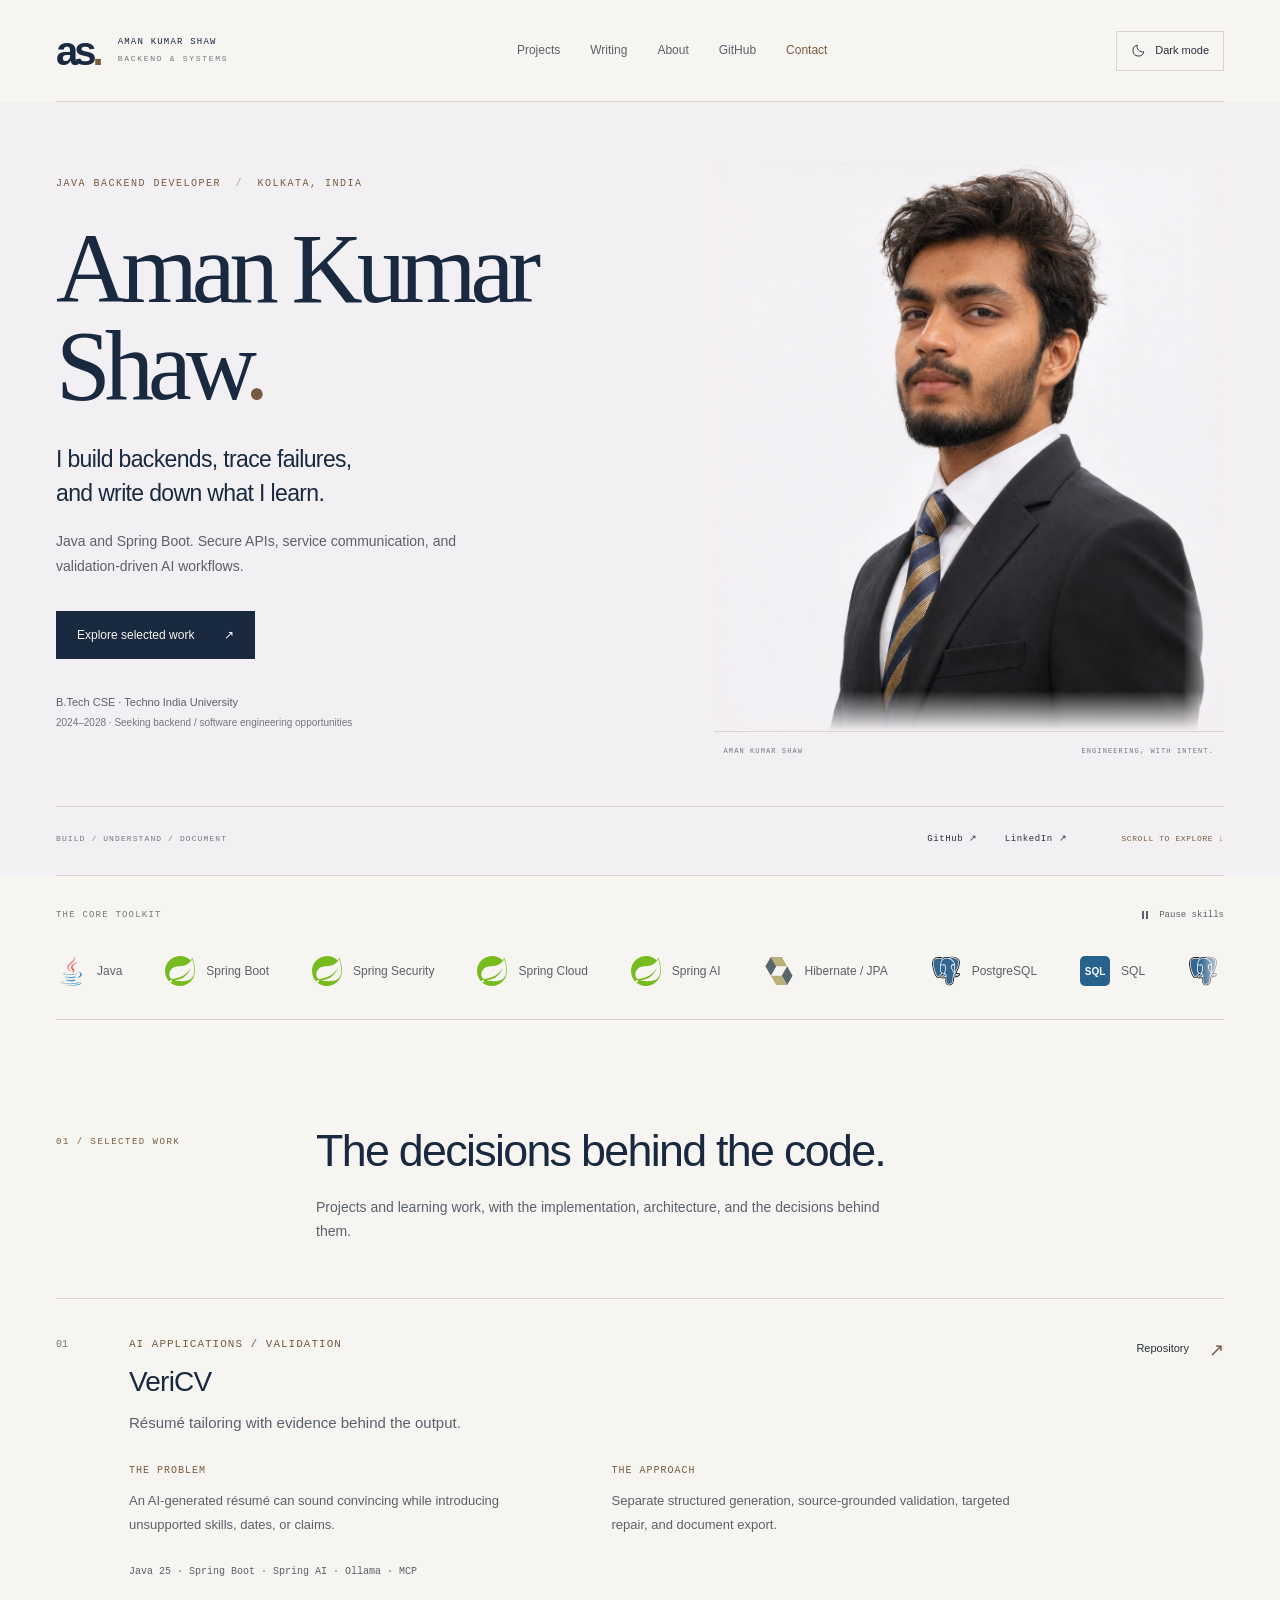
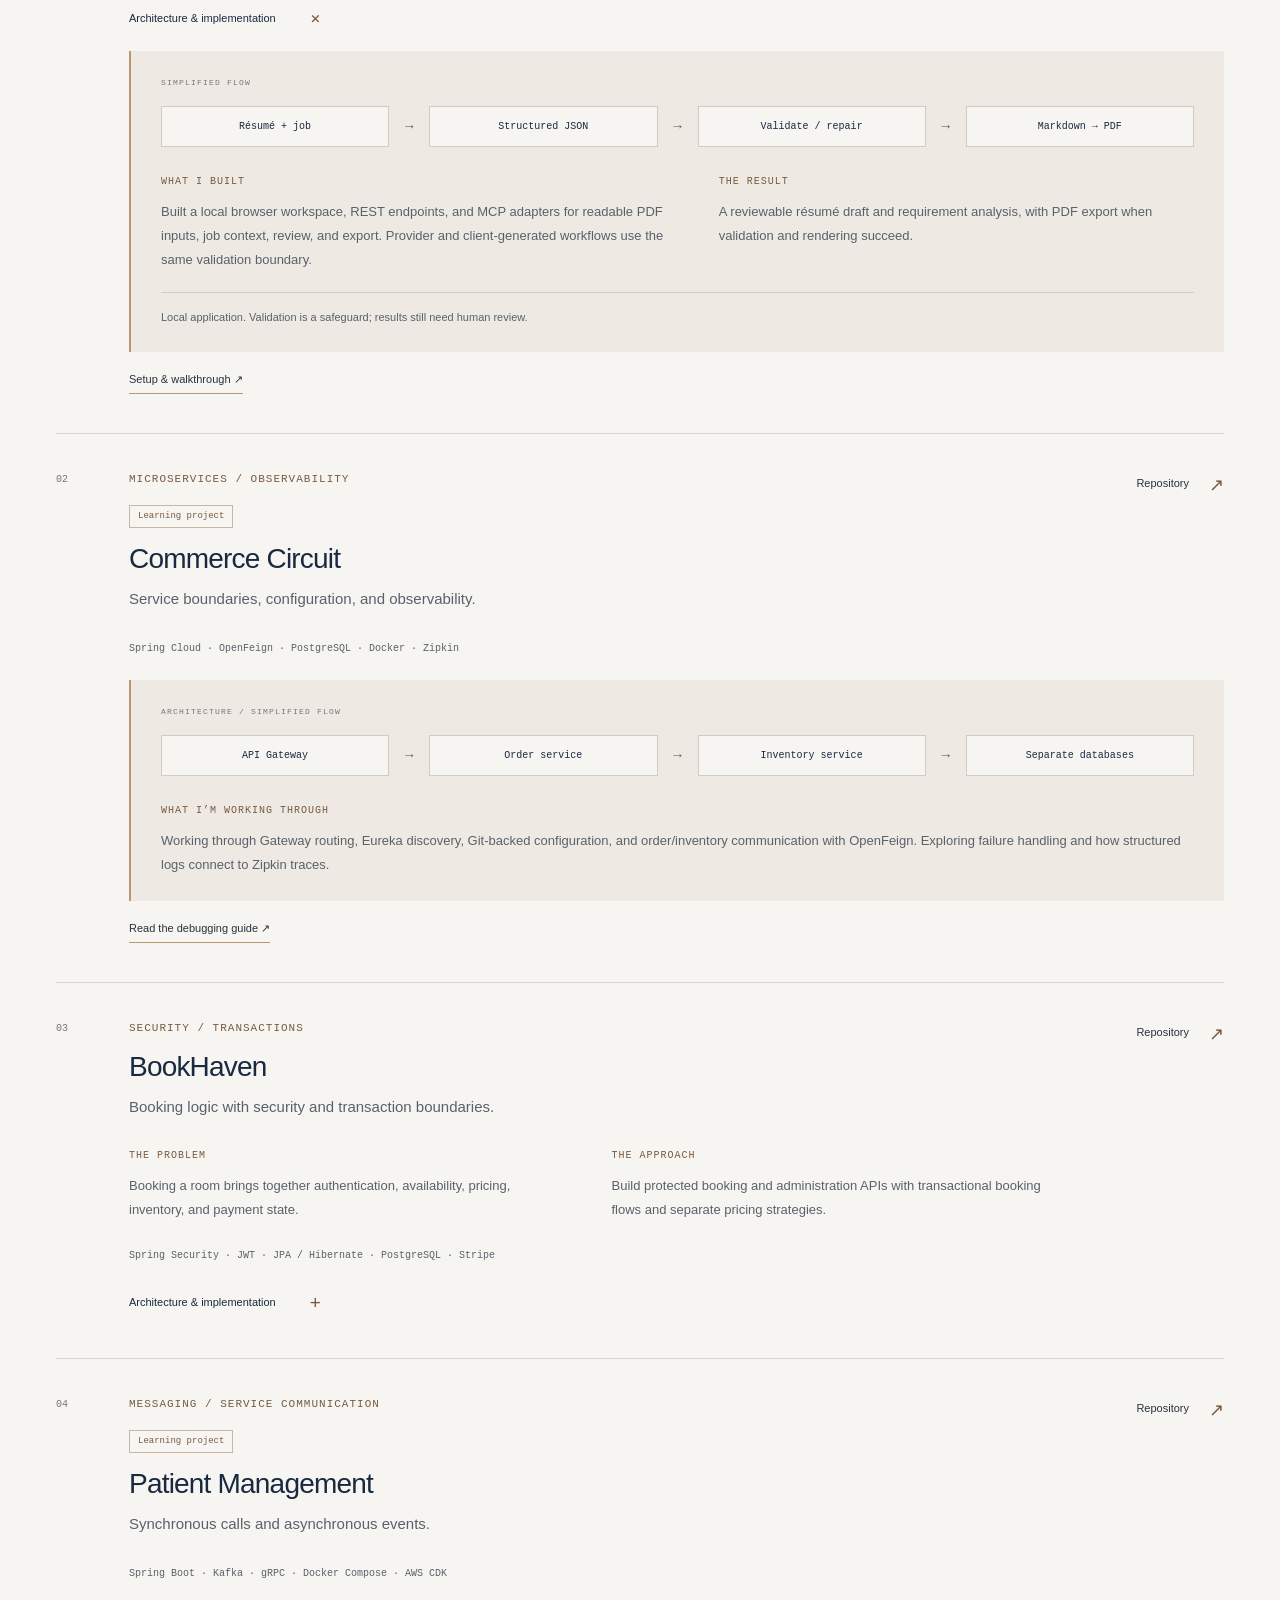
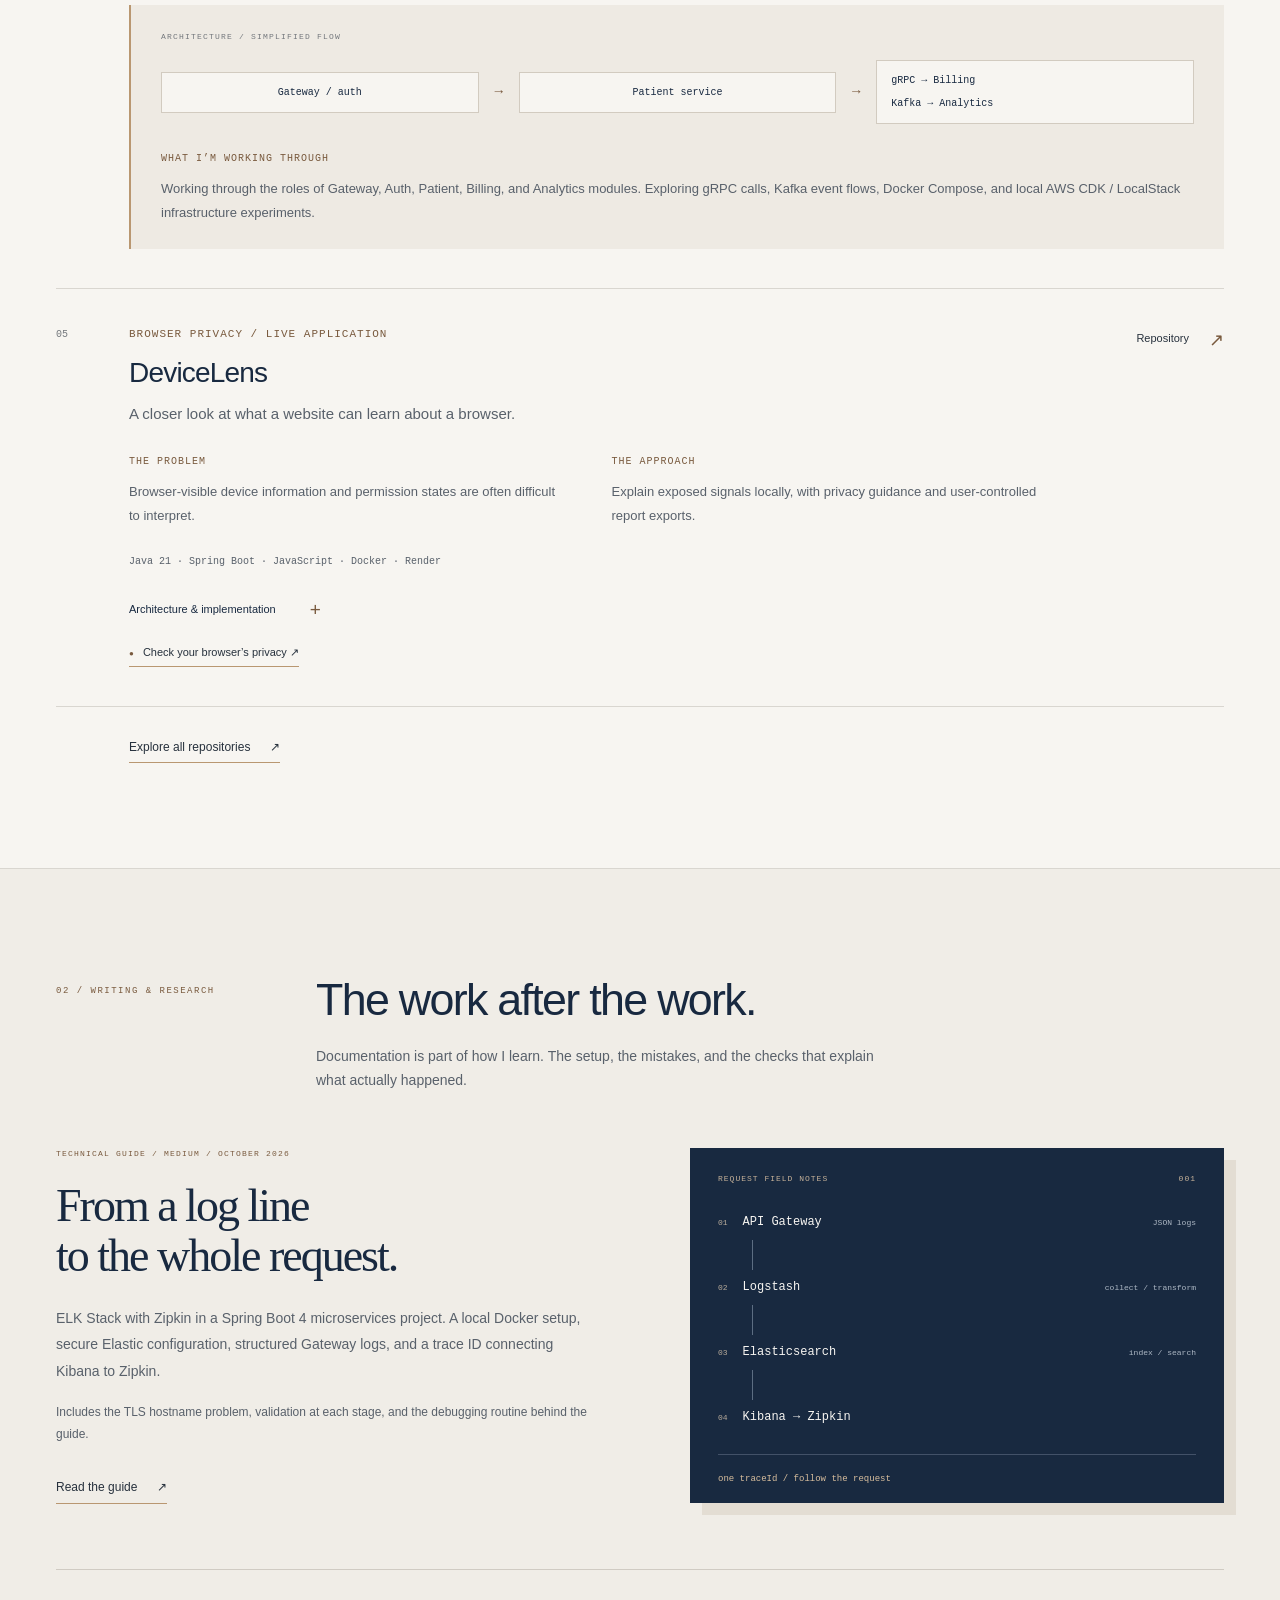
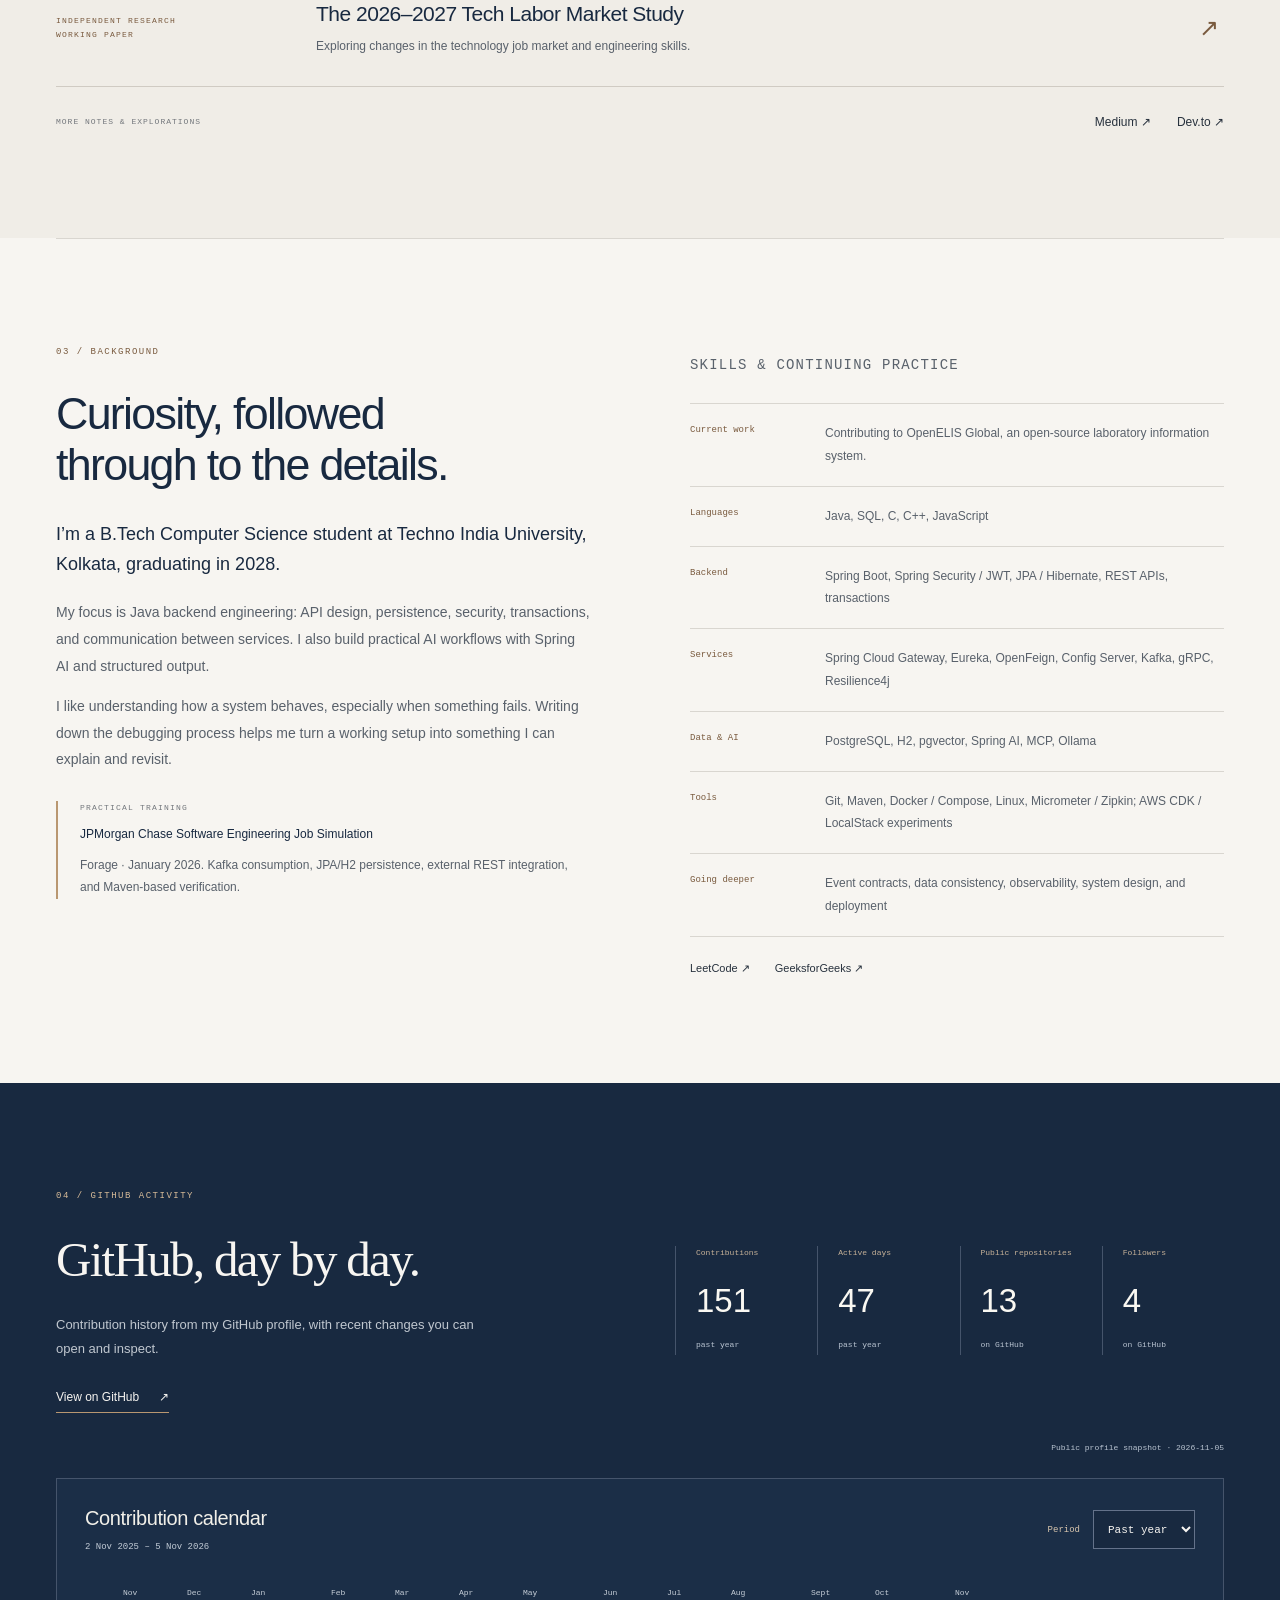
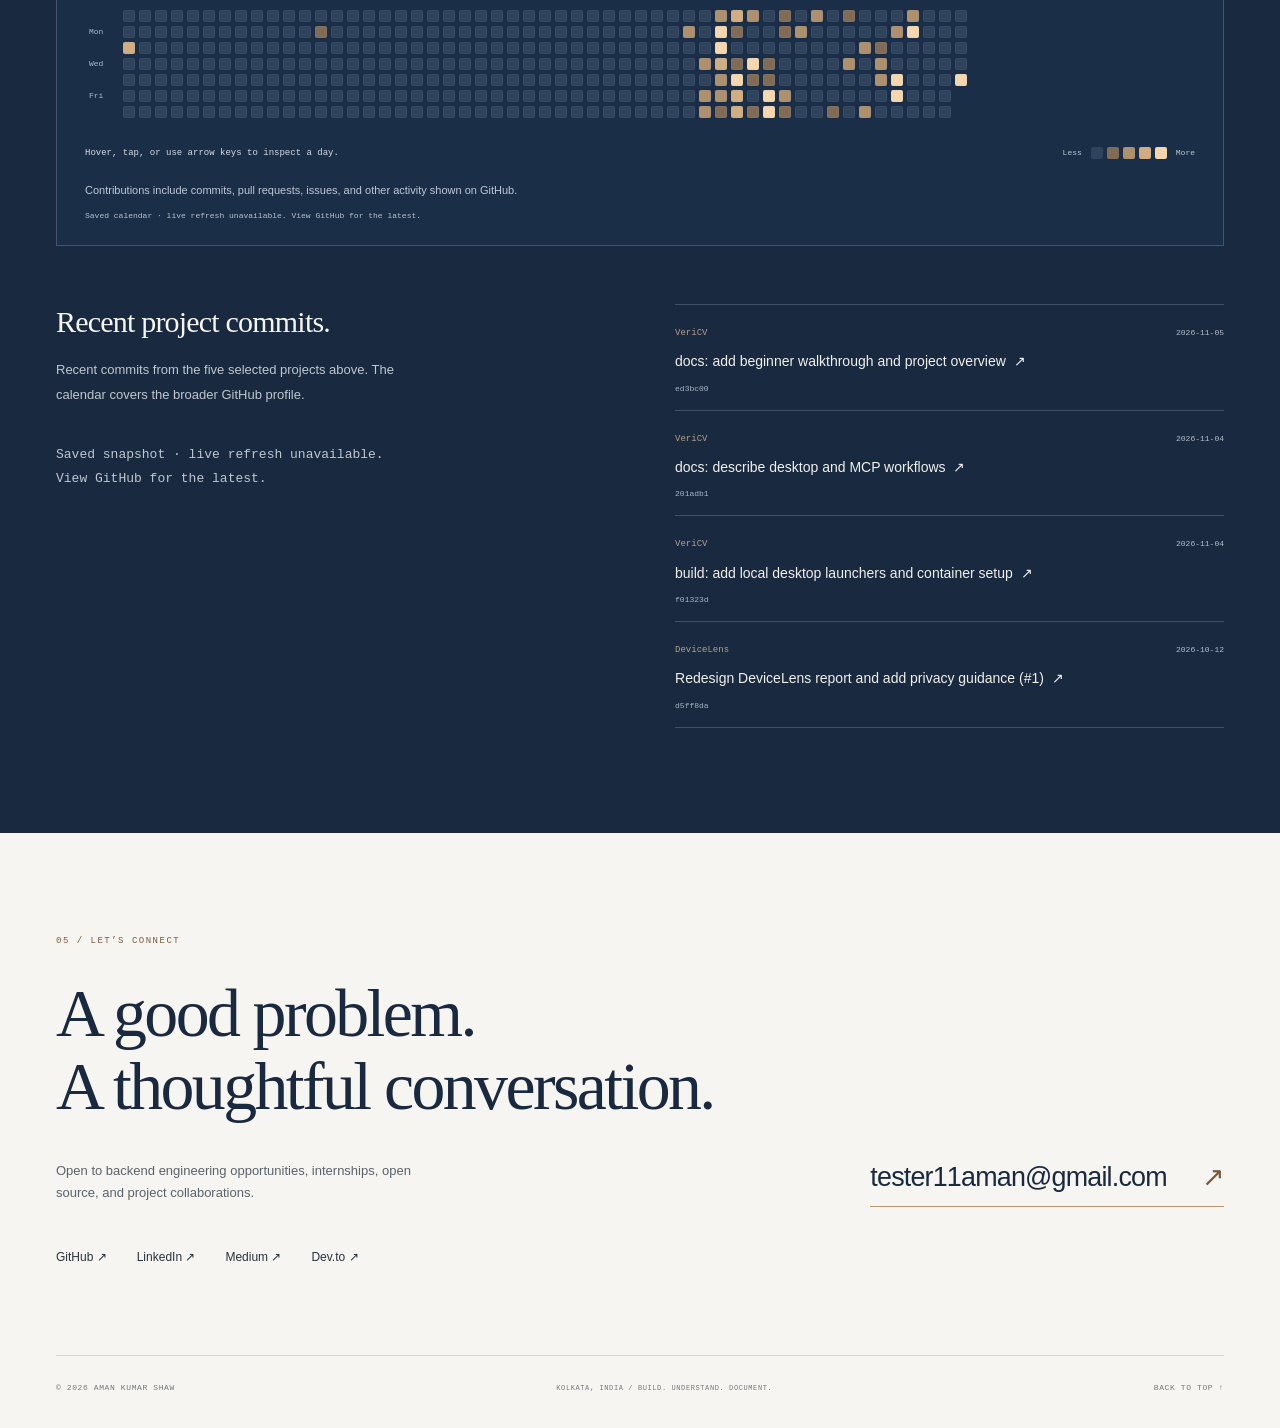
<file: index.html>
<!doctype html>
<html lang="en">
<head>
 <meta charset="utf-8"><meta name="viewport" content="width=device-width, initial-scale=1"><meta name="theme-color" content="#f7f5f1">
 <title>Aman Kumar Shaw — Java Backend Developer</title>
 <meta name="description" content="Java backend developer and B.Tech CSE student graduating in 2028. Explore Aman Kumar Shaw’s Spring Boot projects, architecture notes, technical writing, and GitHub activity.">
 <meta property="og:title" content="Aman Kumar Shaw — Backend & Systems"><meta property="og:description" content="Java, Spring Boot, and the decisions behind the code. Projects, documentation, and research.">
 <meta property="og:image" content="https://jardanijovonovich6.github.io/assets/aman-formal.webp"><meta property="og:type" content="website">
 <link rel="canonical" href="https://jardanijovonovich6.github.io/"><link rel="icon" href="assets/favicon.svg" type="image/svg+xml">
 <link rel="stylesheet" href="styles.css?v=calendar-20261106"><script src="script.js?v=calendar-20261106" defer></script>
</head>
<body id="top">
 <a class="skip-link" href="#main">Skip to content</a>
 <header class="site-header wrap"><a class="identity" href="#top" aria-label="Aman Kumar Shaw, home"><span class="monogram">as<span>.</span></span><span class="identity-caption">AMAN KUMAR SHAW<br><span>BACKEND & SYSTEMS</span></span></a><nav aria-label="Main navigation"><a href="#projects">Projects</a><a href="#writing">Writing</a><a href="#about">About</a><a href="#activity">GitHub</a><a href="#contact">Contact</a></nav><a class="theme-toggle" href="dark.html" aria-label="Switch to the original dark portfolio"><svg viewBox="0 0 24 24" width="15" height="15" fill="none" stroke="currentColor" stroke-width="1.5" aria-hidden="true"><path d="M20.5 14A8.7 8.7 0 0 1 10 3.5 8.8 8.8 0 1 0 20.5 14Z"/></svg><span>Dark mode</span></a></header>
 <main id="main">
 <div class="hero-strip"><section class="hero wrap" aria-labelledby="hero-title"><div class="hero-copy"><p class="eyebrow">JAVA BACKEND DEVELOPER <span>/</span> KOLKATA, INDIA</p><h1 id="hero-title">Aman Kumar<br>Shaw<span>.</span></h1><p class="hero-line">I build backends, trace failures,<br>and write down what I learn.</p><p class="hero-description">Java and Spring Boot. Secure APIs, service communication, and validation-driven AI workflows.</p><div class="hero-actions"><a class="button primary" href="#projects">Explore selected work <span aria-hidden="true">↗</span></a></div><p class="hero-education">B.Tech CSE · Techno India University<br><span>2024–2028 · Seeking backend / software engineering opportunities</span></p></div><figure class="portrait-scene"><div class="portrait-background"><img src="assets/aman-formal.webp" alt="Aman Kumar Shaw wearing a dark suit and tie" width="1100" height="1204" fetchpriority="high" class="portrait"></div><figcaption><span>AMAN KUMAR SHAW</span><span>ENGINEERING, WITH INTENT.</span></figcaption></figure><div class="hero-bottom"><span>BUILD / UNDERSTAND / DOCUMENT</span><a href="https://github.com/JardaniJovonovich6" target="_blank" rel="noopener noreferrer">GitHub ↗</a><a href="https://www.linkedin.com/in/aman-kumar-shaw-260a332b8" target="_blank" rel="noopener noreferrer">LinkedIn ↗</a><a href="#projects" class="scroll-link">SCROLL TO EXPLORE ↓</a></div></section></div>

 <section class="toolkit wrap is-running" aria-label="Core technologies"><div class="toolkit-head"><p class="micro-label">THE CORE TOOLKIT</p><button class="toolkit-toggle" id="toolkit-toggle" type="button" aria-pressed="false" aria-controls="skills-track"><svg width="12" height="12" viewBox="0 0 12 12" fill="currentColor" aria-hidden="true"><path d="M3 2h2v8H3zm4 0h2v8H7z"/></svg><span>Pause skills</span></button></div><div class="skills-window"><div class="skills-track" id="skills-track"><div class="skills-group"><div class="skill-logo"><img src="assets/icons/java.svg" alt="" width="30" height="30" loading="lazy"><span>Java</span></div><div class="skill-logo"><img src="assets/icons/spring.svg" alt="" width="30" height="30" loading="lazy"><span>Spring Boot</span></div><div class="skill-logo"><img src="assets/icons/spring.svg" alt="" width="30" height="30" loading="lazy"><span>Spring Security</span></div><div class="skill-logo"><img src="assets/icons/spring.svg" alt="" width="30" height="30" loading="lazy"><span>Spring Cloud</span></div><div class="skill-logo"><img src="assets/icons/spring.svg" alt="" width="30" height="30" loading="lazy"><span>Spring AI</span></div><div class="skill-logo"><img src="assets/icons/hibernate.svg" alt="" width="30" height="30" loading="lazy"><span>Hibernate / JPA</span></div><div class="skill-logo"><img src="assets/icons/postgresql.svg" alt="" width="30" height="30" loading="lazy"><span>PostgreSQL</span></div><div class="skill-logo"><img src="assets/icons/sql.svg" alt="" width="30" height="30" loading="lazy"><span>SQL</span></div><div class="skill-logo"><img src="assets/icons/postgresql.svg" alt="" width="30" height="30" loading="lazy"><span>pgvector</span></div><div class="skill-logo"><img src="assets/icons/h2.svg" alt="" width="30" height="30" loading="lazy"><span>H2</span></div><div class="skill-logo"><img src="assets/icons/apachekafka.svg" alt="" width="30" height="30" loading="lazy"><span>Kafka</span></div><div class="skill-logo"><img src="assets/icons/grpc.svg" alt="" width="30" height="30" loading="lazy"><span>gRPC</span></div><div class="skill-logo"><img src="assets/icons/docker.svg" alt="" width="30" height="30" loading="lazy"><span>Docker / Compose</span></div><div class="skill-logo"><img src="assets/icons/git.svg" alt="" width="30" height="30" loading="lazy"><span>Git</span></div><div class="skill-logo"><img src="assets/icons/github.svg" alt="" width="30" height="30" loading="lazy"><span>GitHub</span></div><div class="skill-logo"><img src="assets/icons/maven.svg" alt="" width="30" height="30" loading="lazy"><span>Maven</span></div><div class="skill-logo"><img src="assets/icons/linux.svg" alt="" width="30" height="30" loading="lazy"><span>Linux</span></div><div class="skill-logo"><img src="assets/icons/javascript.svg" alt="" width="30" height="30" loading="lazy"><span>JavaScript</span></div><div class="skill-logo"><img src="assets/icons/c.svg" alt="" width="30" height="30" loading="lazy"><span>C</span></div><div class="skill-logo"><img src="assets/icons/cplusplus.svg" alt="" width="30" height="30" loading="lazy"><span>C++</span></div><div class="skill-logo"><img src="assets/icons/ollama.svg" alt="" width="30" height="30" loading="lazy"><span>Ollama</span></div><div class="skill-logo"><img src="assets/icons/mcp.svg" alt="" width="30" height="30" loading="lazy"><span>MCP</span></div><div class="skill-logo"><img src="assets/icons/zipkin.svg" alt="" width="30" height="30" loading="lazy"><span>Zipkin</span></div><div class="skill-logo"><img src="assets/icons/aws-cdk.svg" alt="" width="30" height="30" loading="lazy"><span>AWS CDK / LocalStack · learning</span></div></div><div class="skills-group" aria-hidden="true"><div class="skill-logo"><img src="assets/icons/java.svg" alt="" width="30" height="30" loading="lazy"><span>Java</span></div><div class="skill-logo"><img src="assets/icons/spring.svg" alt="" width="30" height="30" loading="lazy"><span>Spring Boot</span></div><div class="skill-logo"><img src="assets/icons/spring.svg" alt="" width="30" height="30" loading="lazy"><span>Spring Security</span></div><div class="skill-logo"><img src="assets/icons/spring.svg" alt="" width="30" height="30" loading="lazy"><span>Spring Cloud</span></div><div class="skill-logo"><img src="assets/icons/spring.svg" alt="" width="30" height="30" loading="lazy"><span>Spring AI</span></div><div class="skill-logo"><img src="assets/icons/hibernate.svg" alt="" width="30" height="30" loading="lazy"><span>Hibernate / JPA</span></div><div class="skill-logo"><img src="assets/icons/postgresql.svg" alt="" width="30" height="30" loading="lazy"><span>PostgreSQL</span></div><div class="skill-logo"><img src="assets/icons/sql.svg" alt="" width="30" height="30" loading="lazy"><span>SQL</span></div><div class="skill-logo"><img src="assets/icons/postgresql.svg" alt="" width="30" height="30" loading="lazy"><span>pgvector</span></div><div class="skill-logo"><img src="assets/icons/h2.svg" alt="" width="30" height="30" loading="lazy"><span>H2</span></div><div class="skill-logo"><img src="assets/icons/apachekafka.svg" alt="" width="30" height="30" loading="lazy"><span>Kafka</span></div><div class="skill-logo"><img src="assets/icons/grpc.svg" alt="" width="30" height="30" loading="lazy"><span>gRPC</span></div><div class="skill-logo"><img src="assets/icons/docker.svg" alt="" width="30" height="30" loading="lazy"><span>Docker / Compose</span></div><div class="skill-logo"><img src="assets/icons/git.svg" alt="" width="30" height="30" loading="lazy"><span>Git</span></div><div class="skill-logo"><img src="assets/icons/github.svg" alt="" width="30" height="30" loading="lazy"><span>GitHub</span></div><div class="skill-logo"><img src="assets/icons/maven.svg" alt="" width="30" height="30" loading="lazy"><span>Maven</span></div><div class="skill-logo"><img src="assets/icons/linux.svg" alt="" width="30" height="30" loading="lazy"><span>Linux</span></div><div class="skill-logo"><img src="assets/icons/javascript.svg" alt="" width="30" height="30" loading="lazy"><span>JavaScript</span></div><div class="skill-logo"><img src="assets/icons/c.svg" alt="" width="30" height="30" loading="lazy"><span>C</span></div><div class="skill-logo"><img src="assets/icons/cplusplus.svg" alt="" width="30" height="30" loading="lazy"><span>C++</span></div><div class="skill-logo"><img src="assets/icons/ollama.svg" alt="" width="30" height="30" loading="lazy"><span>Ollama</span></div><div class="skill-logo"><img src="assets/icons/mcp.svg" alt="" width="30" height="30" loading="lazy"><span>MCP</span></div><div class="skill-logo"><img src="assets/icons/zipkin.svg" alt="" width="30" height="30" loading="lazy"><span>Zipkin</span></div><div class="skill-logo"><img src="assets/icons/aws-cdk.svg" alt="" width="30" height="30" loading="lazy"><span>AWS CDK / LocalStack · learning</span></div></div></div></div></section>

 <section class="section wrap" id="projects" aria-labelledby="work-title"><div class="section-heading"><p class="eyebrow">01 / SELECTED WORK</p><div><h2 id="work-title">The decisions behind the code.</h2><p>Projects and learning work, with the implementation, architecture, and the decisions behind them.</p></div></div><div class="project-list"><article class="project" id="project-vericv">
 <div class="project-heading"><span class="project-number">01</span><div><p class="project-kicker">AI APPLICATIONS / VALIDATION</p><h3>VeriCV</h3><p class="project-intro">Résumé tailoring with evidence behind the output.</p></div><a class="repo-link" href="https://github.com/JardaniJovonovich6/VeriCV" target="_blank" rel="noopener noreferrer" aria-label="VeriCV repository">Repository <span aria-hidden="true">↗</span></a></div>
 <div class="project-content"><div class="problem-solution"><div><h4>The problem</h4><p>An AI-generated résumé can sound convincing while introducing unsupported skills, dates, or claims.</p></div><div><h4>The approach</h4><p>Separate structured generation, source-grounded validation, targeted repair, and document export.</p></div></div><p class="project-stack">Java 25 · Spring Boot · Spring AI · Ollama · MCP</p>
 <details open><summary>Architecture & implementation <span aria-hidden="true">+</span></summary><div class="project-detail"><p class="micro-label">SIMPLIFIED FLOW</p><div class="architecture" aria-label="Simplified architecture"><span>Résumé + job</span><b aria-hidden="true">→</b><span>Structured JSON</span><b aria-hidden="true">→</b><span>Validate / repair</span><b aria-hidden="true">→</b><span>Markdown → PDF</span></div><div class="detail-columns"><div><h4>What I built</h4><p>Built a local browser workspace, REST endpoints, and MCP adapters for readable PDF inputs, job context, review, and export. Provider and client-generated workflows use the same validation boundary.</p></div><div><h4>The result</h4><p>A reviewable résumé draft and requirement analysis, with PDF export when validation and rendering succeed.</p></div></div><p class="project-note">Local application. Validation is a safeguard; results still need human review.</p></div></details>
 <div class="project-extra"><a href="https://github.com/JardaniJovonovich6/VeriCV/blob/main/docs/HOW_TO_GET_STARTED.md" target="_blank" rel="noopener noreferrer">Setup & walkthrough ↗</a></div></div></article><article class="project" id="project-commerce-circuit">
 <div class="project-heading"><span class="project-number">02</span><div><p class="project-kicker">MICROSERVICES / OBSERVABILITY</p><span class="learning-badge">Learning project</span><h3>Commerce Circuit</h3><p class="project-intro">Service boundaries, configuration, and observability.</p></div><a class="repo-link" href="https://github.com/JardaniJovonovich6/commerce-circuit" target="_blank" rel="noopener noreferrer" aria-label="Commerce Circuit repository">Repository <span aria-hidden="true">↗</span></a></div>
 <div class="project-content"><p class="project-stack">Spring Cloud · OpenFeign · PostgreSQL · Docker · Zipkin</p>
 <div class="project-detail learning-architecture"><p class="micro-label">ARCHITECTURE / SIMPLIFIED FLOW</p><div class="architecture" aria-label="Simplified architecture"><span>API Gateway</span><b aria-hidden="true">→</b><span>Order service</span><b aria-hidden="true">→</b><span>Inventory service</span><b aria-hidden="true">→</b><span>Separate databases</span></div><div class="learning-focus"><h4>What I’m working through</h4><p>Working through Gateway routing, Eureka discovery, Git-backed configuration, and order/inventory communication with OpenFeign. Exploring failure handling and how structured logs connect to Zipkin traces.</p></div></div>
 <div class="project-extra"><a href="https://medium.com/@ashaw8176/elk-stack-with-zipkin-in-a-spring-boot-4-microservices-project-a-docker-setup-guide-for-2026-4cc94ecc5993" target="_blank" rel="noopener noreferrer">Read the debugging guide ↗</a></div></div></article><article class="project" id="project-bookhaven">
 <div class="project-heading"><span class="project-number">03</span><div><p class="project-kicker">SECURITY / TRANSACTIONS</p><h3>BookHaven</h3><p class="project-intro">Booking logic with security and transaction boundaries.</p></div><a class="repo-link" href="https://github.com/JardaniJovonovich6/BookHaven" target="_blank" rel="noopener noreferrer" aria-label="BookHaven repository">Repository <span aria-hidden="true">↗</span></a></div>
 <div class="project-content"><div class="problem-solution"><div><h4>The problem</h4><p>Booking a room brings together authentication, availability, pricing, inventory, and payment state.</p></div><div><h4>The approach</h4><p>Build protected booking and administration APIs with transactional booking flows and separate pricing strategies.</p></div></div><p class="project-stack">Spring Security · JWT · JPA / Hibernate · PostgreSQL · Stripe</p>
 <details ><summary>Architecture & implementation <span aria-hidden="true">+</span></summary><div class="project-detail"><p class="micro-label">SIMPLIFIED FLOW</p><div class="architecture" aria-label="Simplified architecture"><span>Authenticated API</span><b aria-hidden="true">→</b><span>Booking / pricing</span><b aria-hidden="true">→</b><span>Room inventory</span><b aria-hidden="true">→</b><span>Stripe checkout</span></div><div class="detail-columns"><div><h4>What I built</h4><p>Implemented access/refresh tokens, BCrypt password hashing, role-based authorization, transactional inventory flows, and Stripe checkout/payment-webhook integration.</p></div><div><h4>The result</h4><p>A backend covering booking, room inventory, administration, and payment integration.</p></div></div><p class="project-note">Project implementation; throughput and latency have not been benchmarked for this portfolio.</p></div></details>
 </div></article><article class="project" id="project-patient-management-system-aman">
 <div class="project-heading"><span class="project-number">04</span><div><p class="project-kicker">MESSAGING / SERVICE COMMUNICATION</p><span class="learning-badge">Learning project</span><h3>Patient Management</h3><p class="project-intro">Synchronous calls and asynchronous events.</p></div><a class="repo-link" href="https://github.com/JardaniJovonovich6/Patient-Management-System-aman" target="_blank" rel="noopener noreferrer" aria-label="Patient Management repository">Repository <span aria-hidden="true">↗</span></a></div>
 <div class="project-content"><p class="project-stack">Spring Boot · Kafka · gRPC · Docker Compose · AWS CDK</p>
 <div class="project-detail learning-architecture"><p class="micro-label">ARCHITECTURE / SIMPLIFIED FLOW</p><div class="architecture" aria-label="Simplified architecture"><span>Gateway / auth</span><b aria-hidden="true">→</b><span>Patient service</span><b aria-hidden="true">→</b><span class="architecture-branches"><span>gRPC → Billing</span><span>Kafka → Analytics</span></span></div><div class="learning-focus"><h4>What I’m working through</h4><p>Working through the roles of Gateway, Auth, Patient, Billing, and Analytics modules. Exploring gRPC calls, Kafka event flows, Docker Compose, and local AWS CDK / LocalStack infrastructure experiments.</p></div></div>
 </div></article><article class="project" id="project-devicelens">
 <div class="project-heading"><span class="project-number">05</span><div><p class="project-kicker">BROWSER PRIVACY / LIVE APPLICATION</p><h3>DeviceLens</h3><p class="project-intro">A closer look at what a website can learn about a browser.</p></div><a class="repo-link" href="https://github.com/JardaniJovonovich6/DeviceLens" target="_blank" rel="noopener noreferrer" aria-label="DeviceLens repository">Repository <span aria-hidden="true">↗</span></a></div>
 <div class="project-content"><div class="problem-solution"><div><h4>The problem</h4><p>Browser-visible device information and permission states are often difficult to interpret.</p></div><div><h4>The approach</h4><p>Explain exposed signals locally, with privacy guidance and user-controlled report exports.</p></div></div><p class="project-stack">Java 21 · Spring Boot · JavaScript · Docker · Render</p>
 <details ><summary>Architecture & implementation <span aria-hidden="true">+</span></summary><div class="project-detail"><p class="micro-label">SIMPLIFIED FLOW</p><div class="architecture" aria-label="Simplified architecture"><span>Browser signals</span><b aria-hidden="true">→</b><span>Local inspection</span><b aria-hidden="true">→</b><span>Explained readings</span><b aria-hidden="true">→</b><span>Local export</span></div><div class="detail-columns"><div><h4>What I built</h4><p>Explains 38 browser-visible signals and checks six permission states without requesting the underlying access. Inspection results remain in the browser; Spring Boot serves the interface.</p></div><div><h4>The result</h4><p>A public application visitors can try, with repeatable inspection and local JSON/text exports.</p></div></div><p class="project-note">An educational privacy inspector, not a security audit or safety score. Render may take time to wake up.</p></div></details>
 <div class="project-extra"><a class="live-link" href="https://devicelens-xcjh.onrender.com" target="_blank" rel="noopener noreferrer"><span aria-hidden="true">●</span> Check your browser’s privacy ↗</a></div></div></article></div><a class="text-link more-work" href="https://github.com/JardaniJovonovich6?tab=repositories" target="_blank" rel="noopener noreferrer">Explore all repositories <span aria-hidden="true">↗</span></a></section>

 <section class="writing-section section" id="writing" aria-labelledby="writing-title"><div class="wrap"><div class="section-heading"><p class="eyebrow">02 / WRITING & RESEARCH</p><div><h2 id="writing-title">The work after the work.</h2><p>Documentation is part of how I learn. The setup, the mistakes, and the checks that explain what actually happened.</p></div></div><article class="featured-writing"><div class="writing-copy"><p class="micro-label">TECHNICAL GUIDE / MEDIUM / OCTOBER 2026</p><h3>From a log line<br>to the whole request.</h3><p>ELK Stack with Zipkin in a Spring Boot 4 microservices project. A local Docker setup, secure Elastic configuration, structured Gateway logs, and a trace ID connecting Kibana to Zipkin.</p><p class="writing-detail">Includes the TLS hostname problem, validation at each stage, and the debugging routine behind the guide.</p><a class="text-link" href="https://medium.com/@ashaw8176/elk-stack-with-zipkin-in-a-spring-boot-4-microservices-project-a-docker-setup-guide-for-2026-4cc94ecc5993" target="_blank" rel="noopener noreferrer">Read the guide <span aria-hidden="true">↗</span></a></div><div class="trace-note" role="img" aria-label="Gateway JSON logs flow through Logstash into Elasticsearch and Kibana. A trace ID links the logs to Zipkin."><div class="note-header"><span>REQUEST FIELD NOTES</span><span>001</span></div><div class="trace-step"><span>01</span> API Gateway <small>JSON logs</small></div><div class="trace-line"></div><div class="trace-step"><span>02</span> Logstash <small>collect / transform</small></div><div class="trace-line"></div><div class="trace-step"><span>03</span> Elasticsearch <small>index / search</small></div><div class="trace-line"></div><div class="trace-step"><span>04</span> Kibana → Zipkin</div><div class="note-footer">one traceId / follow the request</div></div></article><a class="research-row" href="https://htmlhoster.com/p/6XN3J7KC/hit6.html" target="_blank" rel="noopener noreferrer"><span class="micro-label">INDEPENDENT RESEARCH<br>WORKING PAPER</span><div><h3>The 2026–2027 Tech Labor Market Study</h3><p>Exploring changes in the technology job market and engineering skills.</p></div><span aria-hidden="true">↗</span></a><div class="writing-links"><span>MORE NOTES & EXPLORATIONS</span><a href="https://medium.com/@ashaw8176" target="_blank" rel="noopener noreferrer">Medium ↗</a><a href="https://dev.to/wesker_programming_vlogs" target="_blank" rel="noopener noreferrer">Dev.to ↗</a></div></div></section>

 <section class="section wrap" id="about" aria-labelledby="about-title"><div class="about-grid"><div><p class="eyebrow">03 / BACKGROUND</p><h2 id="about-title">Curiosity, followed<br>through to the details.</h2><p class="about-lead">I’m a B.Tech Computer Science student at Techno India University, Kolkata, graduating in 2028.</p><p>My focus is Java backend engineering: API design, persistence, security, transactions, and communication between services. I also build practical AI workflows with Spring AI and structured output.</p><p>I like understanding how a system behaves, especially when something fails. Writing down the debugging process helps me turn a working setup into something I can explain and revisit.</p><div class="education-note"><span class="micro-label">PRACTICAL TRAINING</span><strong>JPMorgan Chase Software Engineering Job Simulation</strong><p>Forage · January 2026. Kafka consumption, JPA/H2 persistence, external REST integration, and Maven-based verification.</p></div></div><div class="skills-detail"><p class="micro-label">SKILLS & CONTINUING PRACTICE</p><dl><div><dt>Current work</dt><dd>Contributing to <a href="https://openelis-global.org/">OpenELIS Global</a>, an open-source laboratory information system.</dd></div><div><dt>Languages</dt><dd>Java, SQL, C, C++, JavaScript</dd></div><div><dt>Backend</dt><dd>Spring Boot, Spring Security / JWT, JPA / Hibernate, REST APIs, transactions</dd></div><div><dt>Services</dt><dd>Spring Cloud Gateway, Eureka, OpenFeign, Config Server, Kafka, gRPC, Resilience4j</dd></div><div><dt>Data & AI</dt><dd>PostgreSQL, H2, pgvector, Spring AI, MCP, Ollama</dd></div><div><dt>Tools</dt><dd>Git, Maven, Docker / Compose, Linux, Micrometer / Zipkin; AWS CDK / LocalStack experiments</dd></div><div><dt>Going deeper</dt><dd>Event contracts, data consistency, observability, system design, and deployment</dd></div></dl><div class="practice-links"><a href="https://leetcode.com/u/PerfectionistwithAman/" target="_blank" rel="noopener noreferrer">LeetCode ↗</a><a href="https://www.geeksforgeeks.org/profile/user_xcbp1be55ec?tab=activity" target="_blank" rel="noopener noreferrer">GeeksforGeeks ↗</a></div></div></div></section>

 <section class="activity-section section" id="activity" aria-labelledby="activity-title"><div class="wrap"><div class="github-overview"><div><p class="eyebrow">04 / GITHUB ACTIVITY</p><h2 id="activity-title">GitHub, day by day.</h2><p>Contribution history from my GitHub profile, with recent changes you can open and inspect.</p><a class="text-link" href="https://github.com/JardaniJovonovich6?tab=overview" target="_blank" rel="noopener noreferrer">View on GitHub <span aria-hidden="true">↗</span></a></div><dl class="profile-stats" aria-label="GitHub statistics"><div><dt>Contributions</dt><dd id="github-contribution-total">151</dd><span class="stat-period">past year</span></div><div><dt>Active days</dt><dd id="github-active-days">47</dd><span class="stat-period">past year</span></div><div><dt>Public repositories</dt><dd id="github-repositories">13</dd><span>on GitHub</span></div><div><dt>Followers</dt><dd id="github-followers">4</dd><span>on GitHub</span></div></dl></div><p class="profile-stats-status" id="profile-stats-status">Public profile snapshot · 2026-11-05</p><div class="github-calendar" id="github-calendar"><div class="calendar-heading"><div><h3>Contribution calendar</h3><p id="calendar-range">02 Nov 2025 – 05 Nov 2026</p></div><label class="calendar-period" for="calendar-period">Period <select id="calendar-period" disabled><option value="last">Past year</option><option value="2026">2026</option><option value="2025">2025</option><option value="2024">2024</option></select></label></div><div class="calendar-scroll" tabindex="0" aria-label="Scrollable contribution calendar"><div class="calendar-board"><div class="calendar-months" id="calendar-months" style="--weeks:53"><span style="grid-column:1">Nov</span><span style="grid-column:5">Dec</span><span style="grid-column:9">Jan</span><span style="grid-column:14">Feb</span><span style="grid-column:18">Mar</span><span style="grid-column:22">Apr</span><span style="grid-column:26">May</span><span style="grid-column:31">Jun</span><span style="grid-column:35">Jul</span><span style="grid-column:39">Aug</span><span style="grid-column:44">Sep</span><span style="grid-column:48">Oct</span><span style="grid-column:53">Nov</span></div><div class="calendar-body"><div class="calendar-weekdays" aria-hidden="true"><span></span><span>Mon</span><span></span><span>Wed</span><span></span><span>Fri</span><span></span></div><div class="calendar-grid" id="calendar-grid" role="group" aria-label="Daily GitHub contributions. Use arrow keys to explore days."><button type="button" class="calendar-day level-0" data-date="2025-11-02" data-count="0" tabindex="-1" aria-label="02 Nov 2025: 0 contributions" title="02 Nov 2025: 0 contributions"></button><button type="button" class="calendar-day level-0" data-date="2025-11-03" data-count="0" tabindex="-1" aria-label="03 Nov 2025: 0 contributions" title="03 Nov 2025: 0 contributions"></button><button type="button" class="calendar-day level-3" data-date="2025-11-04" data-count="4" tabindex="-1" aria-label="04 Nov 2025: 4 contributions" title="04 Nov 2025: 4 contributions"></button><button type="button" class="calendar-day level-0" data-date="2025-11-05" data-count="0" tabindex="-1" aria-label="05 Nov 2025: 0 contributions" title="05 Nov 2025: 0 contributions"></button><button type="button" class="calendar-day level-0" data-date="2025-11-06" data-count="0" tabindex="-1" aria-label="06 Nov 2025: 0 contributions" title="06 Nov 2025: 0 contributions"></button><button type="button" class="calendar-day level-0" data-date="2025-11-07" data-count="0" tabindex="-1" aria-label="07 Nov 2025: 0 contributions" title="07 Nov 2025: 0 contributions"></button><button type="button" class="calendar-day level-0" data-date="2025-11-08" data-count="0" tabindex="-1" aria-label="08 Nov 2025: 0 contributions" title="08 Nov 2025: 0 contributions"></button><button type="button" class="calendar-day level-0" data-date="2025-11-09" data-count="0" tabindex="-1" aria-label="09 Nov 2025: 0 contributions" title="09 Nov 2025: 0 contributions"></button><button type="button" class="calendar-day level-0" data-date="2025-11-10" data-count="0" tabindex="-1" aria-label="10 Nov 2025: 0 contributions" title="10 Nov 2025: 0 contributions"></button><button type="button" class="calendar-day level-0" data-date="2025-11-11" data-count="0" tabindex="-1" aria-label="11 Nov 2025: 0 contributions" title="11 Nov 2025: 0 contributions"></button><button type="button" class="calendar-day level-0" data-date="2025-11-12" data-count="0" tabindex="-1" aria-label="12 Nov 2025: 0 contributions" title="12 Nov 2025: 0 contributions"></button><button type="button" class="calendar-day level-0" data-date="2025-11-13" data-count="0" tabindex="-1" aria-label="13 Nov 2025: 0 contributions" title="13 Nov 2025: 0 contributions"></button><button type="button" class="calendar-day level-0" data-date="2025-11-14" data-count="0" tabindex="-1" aria-label="14 Nov 2025: 0 contributions" title="14 Nov 2025: 0 contributions"></button><button type="button" class="calendar-day level-0" data-date="2025-11-15" data-count="0" tabindex="-1" aria-label="15 Nov 2025: 0 contributions" title="15 Nov 2025: 0 contributions"></button><button type="button" class="calendar-day level-0" data-date="2025-11-16" data-count="0" tabindex="-1" aria-label="16 Nov 2025: 0 contributions" title="16 Nov 2025: 0 contributions"></button><button type="button" class="calendar-day level-0" data-date="2025-11-17" data-count="0" tabindex="-1" aria-label="17 Nov 2025: 0 contributions" title="17 Nov 2025: 0 contributions"></button><button type="button" class="calendar-day level-0" data-date="2025-11-18" data-count="0" tabindex="-1" aria-label="18 Nov 2025: 0 contributions" title="18 Nov 2025: 0 contributions"></button><button type="button" class="calendar-day level-0" data-date="2025-11-19" data-count="0" tabindex="-1" aria-label="19 Nov 2025: 0 contributions" title="19 Nov 2025: 0 contributions"></button><button type="button" class="calendar-day level-0" data-date="2025-11-20" data-count="0" tabindex="-1" aria-label="20 Nov 2025: 0 contributions" title="20 Nov 2025: 0 contributions"></button><button type="button" class="calendar-day level-0" data-date="2025-11-21" data-count="0" tabindex="-1" aria-label="21 Nov 2025: 0 contributions" title="21 Nov 2025: 0 contributions"></button><button type="button" class="calendar-day level-0" data-date="2025-11-22" data-count="0" tabindex="-1" aria-label="22 Nov 2025: 0 contributions" title="22 Nov 2025: 0 contributions"></button><button type="button" class="calendar-day level-0" data-date="2025-11-23" data-count="0" tabindex="-1" aria-label="23 Nov 2025: 0 contributions" title="23 Nov 2025: 0 contributions"></button><button type="button" class="calendar-day level-0" data-date="2025-11-24" data-count="0" tabindex="-1" aria-label="24 Nov 2025: 0 contributions" title="24 Nov 2025: 0 contributions"></button><button type="button" class="calendar-day level-0" data-date="2025-11-25" data-count="0" tabindex="-1" aria-label="25 Nov 2025: 0 contributions" title="25 Nov 2025: 0 contributions"></button><button type="button" class="calendar-day level-0" data-date="2025-11-26" data-count="0" tabindex="-1" aria-label="26 Nov 2025: 0 contributions" title="26 Nov 2025: 0 contributions"></button><button type="button" class="calendar-day level-0" data-date="2025-11-27" data-count="0" tabindex="-1" aria-label="27 Nov 2025: 0 contributions" title="27 Nov 2025: 0 contributions"></button><button type="button" class="calendar-day level-0" data-date="2025-11-28" data-count="0" tabindex="-1" aria-label="28 Nov 2025: 0 contributions" title="28 Nov 2025: 0 contributions"></button><button type="button" class="calendar-day level-0" data-date="2025-11-29" data-count="0" tabindex="-1" aria-label="29 Nov 2025: 0 contributions" title="29 Nov 2025: 0 contributions"></button><button type="button" class="calendar-day level-0" data-date="2025-11-30" data-count="0" tabindex="-1" aria-label="30 Nov 2025: 0 contributions" title="30 Nov 2025: 0 contributions"></button><button type="button" class="calendar-day level-0" data-date="2025-12-01" data-count="0" tabindex="-1" aria-label="01 Dec 2025: 0 contributions" title="01 Dec 2025: 0 contributions"></button><button type="button" class="calendar-day level-0" data-date="2025-12-02" data-count="0" tabindex="-1" aria-label="02 Dec 2025: 0 contributions" title="02 Dec 2025: 0 contributions"></button><button type="button" class="calendar-day level-0" data-date="2025-12-03" data-count="0" tabindex="-1" aria-label="03 Dec 2025: 0 contributions" title="03 Dec 2025: 0 contributions"></button><button type="button" class="calendar-day level-0" data-date="2025-12-04" data-count="0" tabindex="-1" aria-label="04 Dec 2025: 0 contributions" title="04 Dec 2025: 0 contributions"></button><button type="button" class="calendar-day level-0" data-date="2025-12-05" data-count="0" tabindex="-1" aria-label="05 Dec 2025: 0 contributions" title="05 Dec 2025: 0 contributions"></button><button type="button" class="calendar-day level-0" data-date="2025-12-06" data-count="0" tabindex="-1" aria-label="06 Dec 2025: 0 contributions" title="06 Dec 2025: 0 contributions"></button><button type="button" class="calendar-day level-0" data-date="2025-12-07" data-count="0" tabindex="-1" aria-label="07 Dec 2025: 0 contributions" title="07 Dec 2025: 0 contributions"></button><button type="button" class="calendar-day level-0" data-date="2025-12-08" data-count="0" tabindex="-1" aria-label="08 Dec 2025: 0 contributions" title="08 Dec 2025: 0 contributions"></button><button type="button" class="calendar-day level-0" data-date="2025-12-09" data-count="0" tabindex="-1" aria-label="09 Dec 2025: 0 contributions" title="09 Dec 2025: 0 contributions"></button><button type="button" class="calendar-day level-0" data-date="2025-12-10" data-count="0" tabindex="-1" aria-label="10 Dec 2025: 0 contributions" title="10 Dec 2025: 0 contributions"></button><button type="button" class="calendar-day level-0" data-date="2025-12-11" data-count="0" tabindex="-1" aria-label="11 Dec 2025: 0 contributions" title="11 Dec 2025: 0 contributions"></button><button type="button" class="calendar-day level-0" data-date="2025-12-12" data-count="0" tabindex="-1" aria-label="12 Dec 2025: 0 contributions" title="12 Dec 2025: 0 contributions"></button><button type="button" class="calendar-day level-0" data-date="2025-12-13" data-count="0" tabindex="-1" aria-label="13 Dec 2025: 0 contributions" title="13 Dec 2025: 0 contributions"></button><button type="button" class="calendar-day level-0" data-date="2025-12-14" data-count="0" tabindex="-1" aria-label="14 Dec 2025: 0 contributions" title="14 Dec 2025: 0 contributions"></button><button type="button" class="calendar-day level-0" data-date="2025-12-15" data-count="0" tabindex="-1" aria-label="15 Dec 2025: 0 contributions" title="15 Dec 2025: 0 contributions"></button><button type="button" class="calendar-day level-0" data-date="2025-12-16" data-count="0" tabindex="-1" aria-label="16 Dec 2025: 0 contributions" title="16 Dec 2025: 0 contributions"></button><button type="button" class="calendar-day level-0" data-date="2025-12-17" data-count="0" tabindex="-1" aria-label="17 Dec 2025: 0 contributions" title="17 Dec 2025: 0 contributions"></button><button type="button" class="calendar-day level-0" data-date="2025-12-18" data-count="0" tabindex="-1" aria-label="18 Dec 2025: 0 contributions" title="18 Dec 2025: 0 contributions"></button><button type="button" class="calendar-day level-0" data-date="2025-12-19" data-count="0" tabindex="-1" aria-label="19 Dec 2025: 0 contributions" title="19 Dec 2025: 0 contributions"></button><button type="button" class="calendar-day level-0" data-date="2025-12-20" data-count="0" tabindex="-1" aria-label="20 Dec 2025: 0 contributions" title="20 Dec 2025: 0 contributions"></button><button type="button" class="calendar-day level-0" data-date="2025-12-21" data-count="0" tabindex="-1" aria-label="21 Dec 2025: 0 contributions" title="21 Dec 2025: 0 contributions"></button><button type="button" class="calendar-day level-0" data-date="2025-12-22" data-count="0" tabindex="-1" aria-label="22 Dec 2025: 0 contributions" title="22 Dec 2025: 0 contributions"></button><button type="button" class="calendar-day level-0" data-date="2025-12-23" data-count="0" tabindex="-1" aria-label="23 Dec 2025: 0 contributions" title="23 Dec 2025: 0 contributions"></button><button type="button" class="calendar-day level-0" data-date="2025-12-24" data-count="0" tabindex="-1" aria-label="24 Dec 2025: 0 contributions" title="24 Dec 2025: 0 contributions"></button><button type="button" class="calendar-day level-0" data-date="2025-12-25" data-count="0" tabindex="-1" aria-label="25 Dec 2025: 0 contributions" title="25 Dec 2025: 0 contributions"></button><button type="button" class="calendar-day level-0" data-date="2025-12-26" data-count="0" tabindex="-1" aria-label="26 Dec 2025: 0 contributions" title="26 Dec 2025: 0 contributions"></button><button type="button" class="calendar-day level-0" data-date="2025-12-27" data-count="0" tabindex="-1" aria-label="27 Dec 2025: 0 contributions" title="27 Dec 2025: 0 contributions"></button><button type="button" class="calendar-day level-0" data-date="2025-12-28" data-count="0" tabindex="-1" aria-label="28 Dec 2025: 0 contributions" title="28 Dec 2025: 0 contributions"></button><button type="button" class="calendar-day level-0" data-date="2025-12-29" data-count="0" tabindex="-1" aria-label="29 Dec 2025: 0 contributions" title="29 Dec 2025: 0 contributions"></button><button type="button" class="calendar-day level-0" data-date="2025-12-30" data-count="0" tabindex="-1" aria-label="30 Dec 2025: 0 contributions" title="30 Dec 2025: 0 contributions"></button><button type="button" class="calendar-day level-0" data-date="2025-12-31" data-count="0" tabindex="-1" aria-label="31 Dec 2025: 0 contributions" title="31 Dec 2025: 0 contributions"></button><button type="button" class="calendar-day level-0" data-date="2026-01-01" data-count="0" tabindex="-1" aria-label="01 Jan 2026: 0 contributions" title="01 Jan 2026: 0 contributions"></button><button type="button" class="calendar-day level-0" data-date="2026-01-02" data-count="0" tabindex="-1" aria-label="02 Jan 2026: 0 contributions" title="02 Jan 2026: 0 contributions"></button><button type="button" class="calendar-day level-0" data-date="2026-01-03" data-count="0" tabindex="-1" aria-label="03 Jan 2026: 0 contributions" title="03 Jan 2026: 0 contributions"></button><button type="button" class="calendar-day level-0" data-date="2026-01-04" data-count="0" tabindex="-1" aria-label="04 Jan 2026: 0 contributions" title="04 Jan 2026: 0 contributions"></button><button type="button" class="calendar-day level-0" data-date="2026-01-05" data-count="0" tabindex="-1" aria-label="05 Jan 2026: 0 contributions" title="05 Jan 2026: 0 contributions"></button><button type="button" class="calendar-day level-0" data-date="2026-01-06" data-count="0" tabindex="-1" aria-label="06 Jan 2026: 0 contributions" title="06 Jan 2026: 0 contributions"></button><button type="button" class="calendar-day level-0" data-date="2026-01-07" data-count="0" tabindex="-1" aria-label="07 Jan 2026: 0 contributions" title="07 Jan 2026: 0 contributions"></button><button type="button" class="calendar-day level-0" data-date="2026-01-08" data-count="0" tabindex="-1" aria-label="08 Jan 2026: 0 contributions" title="08 Jan 2026: 0 contributions"></button><button type="button" class="calendar-day level-0" data-date="2026-01-09" data-count="0" tabindex="-1" aria-label="09 Jan 2026: 0 contributions" title="09 Jan 2026: 0 contributions"></button><button type="button" class="calendar-day level-0" data-date="2026-01-10" data-count="0" tabindex="-1" aria-label="10 Jan 2026: 0 contributions" title="10 Jan 2026: 0 contributions"></button><button type="button" class="calendar-day level-0" data-date="2026-01-11" data-count="0" tabindex="-1" aria-label="11 Jan 2026: 0 contributions" title="11 Jan 2026: 0 contributions"></button><button type="button" class="calendar-day level-0" data-date="2026-01-12" data-count="0" tabindex="-1" aria-label="12 Jan 2026: 0 contributions" title="12 Jan 2026: 0 contributions"></button><button type="button" class="calendar-day level-0" data-date="2026-01-13" data-count="0" tabindex="-1" aria-label="13 Jan 2026: 0 contributions" title="13 Jan 2026: 0 contributions"></button><button type="button" class="calendar-day level-0" data-date="2026-01-14" data-count="0" tabindex="-1" aria-label="14 Jan 2026: 0 contributions" title="14 Jan 2026: 0 contributions"></button><button type="button" class="calendar-day level-0" data-date="2026-01-15" data-count="0" tabindex="-1" aria-label="15 Jan 2026: 0 contributions" title="15 Jan 2026: 0 contributions"></button><button type="button" class="calendar-day level-0" data-date="2026-01-16" data-count="0" tabindex="-1" aria-label="16 Jan 2026: 0 contributions" title="16 Jan 2026: 0 contributions"></button><button type="button" class="calendar-day level-0" data-date="2026-01-17" data-count="0" tabindex="-1" aria-label="17 Jan 2026: 0 contributions" title="17 Jan 2026: 0 contributions"></button><button type="button" class="calendar-day level-0" data-date="2026-01-18" data-count="0" tabindex="-1" aria-label="18 Jan 2026: 0 contributions" title="18 Jan 2026: 0 contributions"></button><button type="button" class="calendar-day level-0" data-date="2026-01-19" data-count="0" tabindex="-1" aria-label="19 Jan 2026: 0 contributions" title="19 Jan 2026: 0 contributions"></button><button type="button" class="calendar-day level-0" data-date="2026-01-20" data-count="0" tabindex="-1" aria-label="20 Jan 2026: 0 contributions" title="20 Jan 2026: 0 contributions"></button><button type="button" class="calendar-day level-0" data-date="2026-01-21" data-count="0" tabindex="-1" aria-label="21 Jan 2026: 0 contributions" title="21 Jan 2026: 0 contributions"></button><button type="button" class="calendar-day level-0" data-date="2026-01-22" data-count="0" tabindex="-1" aria-label="22 Jan 2026: 0 contributions" title="22 Jan 2026: 0 contributions"></button><button type="button" class="calendar-day level-0" data-date="2026-01-23" data-count="0" tabindex="-1" aria-label="23 Jan 2026: 0 contributions" title="23 Jan 2026: 0 contributions"></button><button type="button" class="calendar-day level-0" data-date="2026-01-24" data-count="0" tabindex="-1" aria-label="24 Jan 2026: 0 contributions" title="24 Jan 2026: 0 contributions"></button><button type="button" class="calendar-day level-0" data-date="2026-01-25" data-count="0" tabindex="-1" aria-label="25 Jan 2026: 0 contributions" title="25 Jan 2026: 0 contributions"></button><button type="button" class="calendar-day level-1" data-date="2026-01-26" data-count="1" tabindex="-1" aria-label="26 Jan 2026: 1 contribution" title="26 Jan 2026: 1 contribution"></button><button type="button" class="calendar-day level-0" data-date="2026-01-27" data-count="0" tabindex="-1" aria-label="27 Jan 2026: 0 contributions" title="27 Jan 2026: 0 contributions"></button><button type="button" class="calendar-day level-0" data-date="2026-01-28" data-count="0" tabindex="-1" aria-label="28 Jan 2026: 0 contributions" title="28 Jan 2026: 0 contributions"></button><button type="button" class="calendar-day level-0" data-date="2026-01-29" data-count="0" tabindex="-1" aria-label="29 Jan 2026: 0 contributions" title="29 Jan 2026: 0 contributions"></button><button type="button" class="calendar-day level-0" data-date="2026-01-30" data-count="0" tabindex="-1" aria-label="30 Jan 2026: 0 contributions" title="30 Jan 2026: 0 contributions"></button><button type="button" class="calendar-day level-0" data-date="2026-01-31" data-count="0" tabindex="-1" aria-label="31 Jan 2026: 0 contributions" title="31 Jan 2026: 0 contributions"></button><button type="button" class="calendar-day level-0" data-date="2026-02-01" data-count="0" tabindex="-1" aria-label="01 Feb 2026: 0 contributions" title="01 Feb 2026: 0 contributions"></button><button type="button" class="calendar-day level-0" data-date="2026-02-02" data-count="0" tabindex="-1" aria-label="02 Feb 2026: 0 contributions" title="02 Feb 2026: 0 contributions"></button><button type="button" class="calendar-day level-0" data-date="2026-02-03" data-count="0" tabindex="-1" aria-label="03 Feb 2026: 0 contributions" title="03 Feb 2026: 0 contributions"></button><button type="button" class="calendar-day level-0" data-date="2026-02-04" data-count="0" tabindex="-1" aria-label="04 Feb 2026: 0 contributions" title="04 Feb 2026: 0 contributions"></button><button type="button" class="calendar-day level-0" data-date="2026-02-05" data-count="0" tabindex="-1" aria-label="05 Feb 2026: 0 contributions" title="05 Feb 2026: 0 contributions"></button><button type="button" class="calendar-day level-0" data-date="2026-02-06" data-count="0" tabindex="-1" aria-label="06 Feb 2026: 0 contributions" title="06 Feb 2026: 0 contributions"></button><button type="button" class="calendar-day level-0" data-date="2026-02-07" data-count="0" tabindex="-1" aria-label="07 Feb 2026: 0 contributions" title="07 Feb 2026: 0 contributions"></button><button type="button" class="calendar-day level-0" data-date="2026-02-08" data-count="0" tabindex="-1" aria-label="08 Feb 2026: 0 contributions" title="08 Feb 2026: 0 contributions"></button><button type="button" class="calendar-day level-0" data-date="2026-02-09" data-count="0" tabindex="-1" aria-label="09 Feb 2026: 0 contributions" title="09 Feb 2026: 0 contributions"></button><button type="button" class="calendar-day level-0" data-date="2026-02-10" data-count="0" tabindex="-1" aria-label="10 Feb 2026: 0 contributions" title="10 Feb 2026: 0 contributions"></button><button type="button" class="calendar-day level-0" data-date="2026-02-11" data-count="0" tabindex="-1" aria-label="11 Feb 2026: 0 contributions" title="11 Feb 2026: 0 contributions"></button><button type="button" class="calendar-day level-0" data-date="2026-02-12" data-count="0" tabindex="-1" aria-label="12 Feb 2026: 0 contributions" title="12 Feb 2026: 0 contributions"></button><button type="button" class="calendar-day level-0" data-date="2026-02-13" data-count="0" tabindex="-1" aria-label="13 Feb 2026: 0 contributions" title="13 Feb 2026: 0 contributions"></button><button type="button" class="calendar-day level-0" data-date="2026-02-14" data-count="0" tabindex="-1" aria-label="14 Feb 2026: 0 contributions" title="14 Feb 2026: 0 contributions"></button><button type="button" class="calendar-day level-0" data-date="2026-02-15" data-count="0" tabindex="-1" aria-label="15 Feb 2026: 0 contributions" title="15 Feb 2026: 0 contributions"></button><button type="button" class="calendar-day level-0" data-date="2026-02-16" data-count="0" tabindex="-1" aria-label="16 Feb 2026: 0 contributions" title="16 Feb 2026: 0 contributions"></button><button type="button" class="calendar-day level-0" data-date="2026-02-17" data-count="0" tabindex="-1" aria-label="17 Feb 2026: 0 contributions" title="17 Feb 2026: 0 contributions"></button><button type="button" class="calendar-day level-0" data-date="2026-02-18" data-count="0" tabindex="-1" aria-label="18 Feb 2026: 0 contributions" title="18 Feb 2026: 0 contributions"></button><button type="button" class="calendar-day level-0" data-date="2026-02-19" data-count="0" tabindex="-1" aria-label="19 Feb 2026: 0 contributions" title="19 Feb 2026: 0 contributions"></button><button type="button" class="calendar-day level-0" data-date="2026-02-20" data-count="0" tabindex="-1" aria-label="20 Feb 2026: 0 contributions" title="20 Feb 2026: 0 contributions"></button><button type="button" class="calendar-day level-0" data-date="2026-02-21" data-count="0" tabindex="-1" aria-label="21 Feb 2026: 0 contributions" title="21 Feb 2026: 0 contributions"></button><button type="button" class="calendar-day level-0" data-date="2026-02-22" data-count="0" tabindex="-1" aria-label="22 Feb 2026: 0 contributions" title="22 Feb 2026: 0 contributions"></button><button type="button" class="calendar-day level-0" data-date="2026-02-23" data-count="0" tabindex="-1" aria-label="23 Feb 2026: 0 contributions" title="23 Feb 2026: 0 contributions"></button><button type="button" class="calendar-day level-0" data-date="2026-02-24" data-count="0" tabindex="-1" aria-label="24 Feb 2026: 0 contributions" title="24 Feb 2026: 0 contributions"></button><button type="button" class="calendar-day level-0" data-date="2026-02-25" data-count="0" tabindex="-1" aria-label="25 Feb 2026: 0 contributions" title="25 Feb 2026: 0 contributions"></button><button type="button" class="calendar-day level-0" data-date="2026-02-26" data-count="0" tabindex="-1" aria-label="26 Feb 2026: 0 contributions" title="26 Feb 2026: 0 contributions"></button><button type="button" class="calendar-day level-0" data-date="2026-02-27" data-count="0" tabindex="-1" aria-label="27 Feb 2026: 0 contributions" title="27 Feb 2026: 0 contributions"></button><button type="button" class="calendar-day level-0" data-date="2026-02-28" data-count="0" tabindex="-1" aria-label="28 Feb 2026: 0 contributions" title="28 Feb 2026: 0 contributions"></button><button type="button" class="calendar-day level-0" data-date="2026-03-01" data-count="0" tabindex="-1" aria-label="01 Mar 2026: 0 contributions" title="01 Mar 2026: 0 contributions"></button><button type="button" class="calendar-day level-0" data-date="2026-03-02" data-count="0" tabindex="-1" aria-label="02 Mar 2026: 0 contributions" title="02 Mar 2026: 0 contributions"></button><button type="button" class="calendar-day level-0" data-date="2026-03-03" data-count="0" tabindex="-1" aria-label="03 Mar 2026: 0 contributions" title="03 Mar 2026: 0 contributions"></button><button type="button" class="calendar-day level-0" data-date="2026-03-04" data-count="0" tabindex="-1" aria-label="04 Mar 2026: 0 contributions" title="04 Mar 2026: 0 contributions"></button><button type="button" class="calendar-day level-0" data-date="2026-03-05" data-count="0" tabindex="-1" aria-label="05 Mar 2026: 0 contributions" title="05 Mar 2026: 0 contributions"></button><button type="button" class="calendar-day level-0" data-date="2026-03-06" data-count="0" tabindex="-1" aria-label="06 Mar 2026: 0 contributions" title="06 Mar 2026: 0 contributions"></button><button type="button" class="calendar-day level-0" data-date="2026-03-07" data-count="0" tabindex="-1" aria-label="07 Mar 2026: 0 contributions" title="07 Mar 2026: 0 contributions"></button><button type="button" class="calendar-day level-0" data-date="2026-03-08" data-count="0" tabindex="-1" aria-label="08 Mar 2026: 0 contributions" title="08 Mar 2026: 0 contributions"></button><button type="button" class="calendar-day level-0" data-date="2026-03-09" data-count="0" tabindex="-1" aria-label="09 Mar 2026: 0 contributions" title="09 Mar 2026: 0 contributions"></button><button type="button" class="calendar-day level-0" data-date="2026-03-10" data-count="0" tabindex="-1" aria-label="10 Mar 2026: 0 contributions" title="10 Mar 2026: 0 contributions"></button><button type="button" class="calendar-day level-0" data-date="2026-03-11" data-count="0" tabindex="-1" aria-label="11 Mar 2026: 0 contributions" title="11 Mar 2026: 0 contributions"></button><button type="button" class="calendar-day level-0" data-date="2026-03-12" data-count="0" tabindex="-1" aria-label="12 Mar 2026: 0 contributions" title="12 Mar 2026: 0 contributions"></button><button type="button" class="calendar-day level-0" data-date="2026-03-13" data-count="0" tabindex="-1" aria-label="13 Mar 2026: 0 contributions" title="13 Mar 2026: 0 contributions"></button><button type="button" class="calendar-day level-0" data-date="2026-03-14" data-count="0" tabindex="-1" aria-label="14 Mar 2026: 0 contributions" title="14 Mar 2026: 0 contributions"></button><button type="button" class="calendar-day level-0" data-date="2026-03-15" data-count="0" tabindex="-1" aria-label="15 Mar 2026: 0 contributions" title="15 Mar 2026: 0 contributions"></button><button type="button" class="calendar-day level-0" data-date="2026-03-16" data-count="0" tabindex="-1" aria-label="16 Mar 2026: 0 contributions" title="16 Mar 2026: 0 contributions"></button><button type="button" class="calendar-day level-0" data-date="2026-03-17" data-count="0" tabindex="-1" aria-label="17 Mar 2026: 0 contributions" title="17 Mar 2026: 0 contributions"></button><button type="button" class="calendar-day level-0" data-date="2026-03-18" data-count="0" tabindex="-1" aria-label="18 Mar 2026: 0 contributions" title="18 Mar 2026: 0 contributions"></button><button type="button" class="calendar-day level-0" data-date="2026-03-19" data-count="0" tabindex="-1" aria-label="19 Mar 2026: 0 contributions" title="19 Mar 2026: 0 contributions"></button><button type="button" class="calendar-day level-0" data-date="2026-03-20" data-count="0" tabindex="-1" aria-label="20 Mar 2026: 0 contributions" title="20 Mar 2026: 0 contributions"></button><button type="button" class="calendar-day level-0" data-date="2026-03-21" data-count="0" tabindex="-1" aria-label="21 Mar 2026: 0 contributions" title="21 Mar 2026: 0 contributions"></button><button type="button" class="calendar-day level-0" data-date="2026-03-22" data-count="0" tabindex="-1" aria-label="22 Mar 2026: 0 contributions" title="22 Mar 2026: 0 contributions"></button><button type="button" class="calendar-day level-0" data-date="2026-03-23" data-count="0" tabindex="-1" aria-label="23 Mar 2026: 0 contributions" title="23 Mar 2026: 0 contributions"></button><button type="button" class="calendar-day level-0" data-date="2026-03-24" data-count="0" tabindex="-1" aria-label="24 Mar 2026: 0 contributions" title="24 Mar 2026: 0 contributions"></button><button type="button" class="calendar-day level-0" data-date="2026-03-25" data-count="0" tabindex="-1" aria-label="25 Mar 2026: 0 contributions" title="25 Mar 2026: 0 contributions"></button><button type="button" class="calendar-day level-0" data-date="2026-03-26" data-count="0" tabindex="-1" aria-label="26 Mar 2026: 0 contributions" title="26 Mar 2026: 0 contributions"></button><button type="button" class="calendar-day level-0" data-date="2026-03-27" data-count="0" tabindex="-1" aria-label="27 Mar 2026: 0 contributions" title="27 Mar 2026: 0 contributions"></button><button type="button" class="calendar-day level-0" data-date="2026-03-28" data-count="0" tabindex="-1" aria-label="28 Mar 2026: 0 contributions" title="28 Mar 2026: 0 contributions"></button><button type="button" class="calendar-day level-0" data-date="2026-03-29" data-count="0" tabindex="-1" aria-label="29 Mar 2026: 0 contributions" title="29 Mar 2026: 0 contributions"></button><button type="button" class="calendar-day level-0" data-date="2026-03-30" data-count="0" tabindex="-1" aria-label="30 Mar 2026: 0 contributions" title="30 Mar 2026: 0 contributions"></button><button type="button" class="calendar-day level-0" data-date="2026-03-31" data-count="0" tabindex="-1" aria-label="31 Mar 2026: 0 contributions" title="31 Mar 2026: 0 contributions"></button><button type="button" class="calendar-day level-0" data-date="2026-04-01" data-count="0" tabindex="-1" aria-label="01 Apr 2026: 0 contributions" title="01 Apr 2026: 0 contributions"></button><button type="button" class="calendar-day level-0" data-date="2026-04-02" data-count="0" tabindex="-1" aria-label="02 Apr 2026: 0 contributions" title="02 Apr 2026: 0 contributions"></button><button type="button" class="calendar-day level-0" data-date="2026-04-03" data-count="0" tabindex="-1" aria-label="03 Apr 2026: 0 contributions" title="03 Apr 2026: 0 contributions"></button><button type="button" class="calendar-day level-0" data-date="2026-04-04" data-count="0" tabindex="-1" aria-label="04 Apr 2026: 0 contributions" title="04 Apr 2026: 0 contributions"></button><button type="button" class="calendar-day level-0" data-date="2026-04-05" data-count="0" tabindex="-1" aria-label="05 Apr 2026: 0 contributions" title="05 Apr 2026: 0 contributions"></button><button type="button" class="calendar-day level-0" data-date="2026-04-06" data-count="0" tabindex="-1" aria-label="06 Apr 2026: 0 contributions" title="06 Apr 2026: 0 contributions"></button><button type="button" class="calendar-day level-0" data-date="2026-04-07" data-count="0" tabindex="-1" aria-label="07 Apr 2026: 0 contributions" title="07 Apr 2026: 0 contributions"></button><button type="button" class="calendar-day level-0" data-date="2026-04-08" data-count="0" tabindex="-1" aria-label="08 Apr 2026: 0 contributions" title="08 Apr 2026: 0 contributions"></button><button type="button" class="calendar-day level-0" data-date="2026-04-09" data-count="0" tabindex="-1" aria-label="09 Apr 2026: 0 contributions" title="09 Apr 2026: 0 contributions"></button><button type="button" class="calendar-day level-0" data-date="2026-04-10" data-count="0" tabindex="-1" aria-label="10 Apr 2026: 0 contributions" title="10 Apr 2026: 0 contributions"></button><button type="button" class="calendar-day level-0" data-date="2026-04-11" data-count="0" tabindex="-1" aria-label="11 Apr 2026: 0 contributions" title="11 Apr 2026: 0 contributions"></button><button type="button" class="calendar-day level-0" data-date="2026-04-12" data-count="0" tabindex="-1" aria-label="12 Apr 2026: 0 contributions" title="12 Apr 2026: 0 contributions"></button><button type="button" class="calendar-day level-0" data-date="2026-04-13" data-count="0" tabindex="-1" aria-label="13 Apr 2026: 0 contributions" title="13 Apr 2026: 0 contributions"></button><button type="button" class="calendar-day level-0" data-date="2026-04-14" data-count="0" tabindex="-1" aria-label="14 Apr 2026: 0 contributions" title="14 Apr 2026: 0 contributions"></button><button type="button" class="calendar-day level-0" data-date="2026-04-15" data-count="0" tabindex="-1" aria-label="15 Apr 2026: 0 contributions" title="15 Apr 2026: 0 contributions"></button><button type="button" class="calendar-day level-0" data-date="2026-04-16" data-count="0" tabindex="-1" aria-label="16 Apr 2026: 0 contributions" title="16 Apr 2026: 0 contributions"></button><button type="button" class="calendar-day level-0" data-date="2026-04-17" data-count="0" tabindex="-1" aria-label="17 Apr 2026: 0 contributions" title="17 Apr 2026: 0 contributions"></button><button type="button" class="calendar-day level-0" data-date="2026-04-18" data-count="0" tabindex="-1" aria-label="18 Apr 2026: 0 contributions" title="18 Apr 2026: 0 contributions"></button><button type="button" class="calendar-day level-0" data-date="2026-04-19" data-count="0" tabindex="-1" aria-label="19 Apr 2026: 0 contributions" title="19 Apr 2026: 0 contributions"></button><button type="button" class="calendar-day level-0" data-date="2026-04-20" data-count="0" tabindex="-1" aria-label="20 Apr 2026: 0 contributions" title="20 Apr 2026: 0 contributions"></button><button type="button" class="calendar-day level-0" data-date="2026-04-21" data-count="0" tabindex="-1" aria-label="21 Apr 2026: 0 contributions" title="21 Apr 2026: 0 contributions"></button><button type="button" class="calendar-day level-0" data-date="2026-04-22" data-count="0" tabindex="-1" aria-label="22 Apr 2026: 0 contributions" title="22 Apr 2026: 0 contributions"></button><button type="button" class="calendar-day level-0" data-date="2026-04-23" data-count="0" tabindex="-1" aria-label="23 Apr 2026: 0 contributions" title="23 Apr 2026: 0 contributions"></button><button type="button" class="calendar-day level-0" data-date="2026-04-24" data-count="0" tabindex="-1" aria-label="24 Apr 2026: 0 contributions" title="24 Apr 2026: 0 contributions"></button><button type="button" class="calendar-day level-0" data-date="2026-04-25" data-count="0" tabindex="-1" aria-label="25 Apr 2026: 0 contributions" title="25 Apr 2026: 0 contributions"></button><button type="button" class="calendar-day level-0" data-date="2026-04-26" data-count="0" tabindex="-1" aria-label="26 Apr 2026: 0 contributions" title="26 Apr 2026: 0 contributions"></button><button type="button" class="calendar-day level-0" data-date="2026-04-27" data-count="0" tabindex="-1" aria-label="27 Apr 2026: 0 contributions" title="27 Apr 2026: 0 contributions"></button><button type="button" class="calendar-day level-0" data-date="2026-04-28" data-count="0" tabindex="-1" aria-label="28 Apr 2026: 0 contributions" title="28 Apr 2026: 0 contributions"></button><button type="button" class="calendar-day level-0" data-date="2026-04-29" data-count="0" tabindex="-1" aria-label="29 Apr 2026: 0 contributions" title="29 Apr 2026: 0 contributions"></button><button type="button" class="calendar-day level-0" data-date="2026-04-30" data-count="0" tabindex="-1" aria-label="30 Apr 2026: 0 contributions" title="30 Apr 2026: 0 contributions"></button><button type="button" class="calendar-day level-0" data-date="2026-05-01" data-count="0" tabindex="-1" aria-label="01 May 2026: 0 contributions" title="01 May 2026: 0 contributions"></button><button type="button" class="calendar-day level-0" data-date="2026-05-02" data-count="0" tabindex="-1" aria-label="02 May 2026: 0 contributions" title="02 May 2026: 0 contributions"></button><button type="button" class="calendar-day level-0" data-date="2026-05-03" data-count="0" tabindex="-1" aria-label="03 May 2026: 0 contributions" title="03 May 2026: 0 contributions"></button><button type="button" class="calendar-day level-0" data-date="2026-05-04" data-count="0" tabindex="-1" aria-label="04 May 2026: 0 contributions" title="04 May 2026: 0 contributions"></button><button type="button" class="calendar-day level-0" data-date="2026-05-05" data-count="0" tabindex="-1" aria-label="05 May 2026: 0 contributions" title="05 May 2026: 0 contributions"></button><button type="button" class="calendar-day level-0" data-date="2026-05-06" data-count="0" tabindex="-1" aria-label="06 May 2026: 0 contributions" title="06 May 2026: 0 contributions"></button><button type="button" class="calendar-day level-0" data-date="2026-05-07" data-count="0" tabindex="-1" aria-label="07 May 2026: 0 contributions" title="07 May 2026: 0 contributions"></button><button type="button" class="calendar-day level-0" data-date="2026-05-08" data-count="0" tabindex="-1" aria-label="08 May 2026: 0 contributions" title="08 May 2026: 0 contributions"></button><button type="button" class="calendar-day level-0" data-date="2026-05-09" data-count="0" tabindex="-1" aria-label="09 May 2026: 0 contributions" title="09 May 2026: 0 contributions"></button><button type="button" class="calendar-day level-0" data-date="2026-05-10" data-count="0" tabindex="-1" aria-label="10 May 2026: 0 contributions" title="10 May 2026: 0 contributions"></button><button type="button" class="calendar-day level-0" data-date="2026-05-11" data-count="0" tabindex="-1" aria-label="11 May 2026: 0 contributions" title="11 May 2026: 0 contributions"></button><button type="button" class="calendar-day level-0" data-date="2026-05-12" data-count="0" tabindex="-1" aria-label="12 May 2026: 0 contributions" title="12 May 2026: 0 contributions"></button><button type="button" class="calendar-day level-0" data-date="2026-05-13" data-count="0" tabindex="-1" aria-label="13 May 2026: 0 contributions" title="13 May 2026: 0 contributions"></button><button type="button" class="calendar-day level-0" data-date="2026-05-14" data-count="0" tabindex="-1" aria-label="14 May 2026: 0 contributions" title="14 May 2026: 0 contributions"></button><button type="button" class="calendar-day level-0" data-date="2026-05-15" data-count="0" tabindex="-1" aria-label="15 May 2026: 0 contributions" title="15 May 2026: 0 contributions"></button><button type="button" class="calendar-day level-0" data-date="2026-05-16" data-count="0" tabindex="-1" aria-label="16 May 2026: 0 contributions" title="16 May 2026: 0 contributions"></button><button type="button" class="calendar-day level-0" data-date="2026-05-17" data-count="0" tabindex="-1" aria-label="17 May 2026: 0 contributions" title="17 May 2026: 0 contributions"></button><button type="button" class="calendar-day level-0" data-date="2026-05-18" data-count="0" tabindex="-1" aria-label="18 May 2026: 0 contributions" title="18 May 2026: 0 contributions"></button><button type="button" class="calendar-day level-0" data-date="2026-05-19" data-count="0" tabindex="-1" aria-label="19 May 2026: 0 contributions" title="19 May 2026: 0 contributions"></button><button type="button" class="calendar-day level-0" data-date="2026-05-20" data-count="0" tabindex="-1" aria-label="20 May 2026: 0 contributions" title="20 May 2026: 0 contributions"></button><button type="button" class="calendar-day level-0" data-date="2026-05-21" data-count="0" tabindex="-1" aria-label="21 May 2026: 0 contributions" title="21 May 2026: 0 contributions"></button><button type="button" class="calendar-day level-0" data-date="2026-05-22" data-count="0" tabindex="-1" aria-label="22 May 2026: 0 contributions" title="22 May 2026: 0 contributions"></button><button type="button" class="calendar-day level-0" data-date="2026-05-23" data-count="0" tabindex="-1" aria-label="23 May 2026: 0 contributions" title="23 May 2026: 0 contributions"></button><button type="button" class="calendar-day level-0" data-date="2026-05-24" data-count="0" tabindex="-1" aria-label="24 May 2026: 0 contributions" title="24 May 2026: 0 contributions"></button><button type="button" class="calendar-day level-0" data-date="2026-05-25" data-count="0" tabindex="-1" aria-label="25 May 2026: 0 contributions" title="25 May 2026: 0 contributions"></button><button type="button" class="calendar-day level-0" data-date="2026-05-26" data-count="0" tabindex="-1" aria-label="26 May 2026: 0 contributions" title="26 May 2026: 0 contributions"></button><button type="button" class="calendar-day level-0" data-date="2026-05-27" data-count="0" tabindex="-1" aria-label="27 May 2026: 0 contributions" title="27 May 2026: 0 contributions"></button><button type="button" class="calendar-day level-0" data-date="2026-05-28" data-count="0" tabindex="-1" aria-label="28 May 2026: 0 contributions" title="28 May 2026: 0 contributions"></button><button type="button" class="calendar-day level-0" data-date="2026-05-29" data-count="0" tabindex="-1" aria-label="29 May 2026: 0 contributions" title="29 May 2026: 0 contributions"></button><button type="button" class="calendar-day level-0" data-date="2026-05-30" data-count="0" tabindex="-1" aria-label="30 May 2026: 0 contributions" title="30 May 2026: 0 contributions"></button><button type="button" class="calendar-day level-0" data-date="2026-05-31" data-count="0" tabindex="-1" aria-label="31 May 2026: 0 contributions" title="31 May 2026: 0 contributions"></button><button type="button" class="calendar-day level-0" data-date="2026-06-01" data-count="0" tabindex="-1" aria-label="01 Jun 2026: 0 contributions" title="01 Jun 2026: 0 contributions"></button><button type="button" class="calendar-day level-0" data-date="2026-06-02" data-count="0" tabindex="-1" aria-label="02 Jun 2026: 0 contributions" title="02 Jun 2026: 0 contributions"></button><button type="button" class="calendar-day level-0" data-date="2026-06-03" data-count="0" tabindex="-1" aria-label="03 Jun 2026: 0 contributions" title="03 Jun 2026: 0 contributions"></button><button type="button" class="calendar-day level-0" data-date="2026-06-04" data-count="0" tabindex="-1" aria-label="04 Jun 2026: 0 contributions" title="04 Jun 2026: 0 contributions"></button><button type="button" class="calendar-day level-0" data-date="2026-06-05" data-count="0" tabindex="-1" aria-label="05 Jun 2026: 0 contributions" title="05 Jun 2026: 0 contributions"></button><button type="button" class="calendar-day level-0" data-date="2026-06-06" data-count="0" tabindex="-1" aria-label="06 Jun 2026: 0 contributions" title="06 Jun 2026: 0 contributions"></button><button type="button" class="calendar-day level-0" data-date="2026-06-07" data-count="0" tabindex="-1" aria-label="07 Jun 2026: 0 contributions" title="07 Jun 2026: 0 contributions"></button><button type="button" class="calendar-day level-0" data-date="2026-06-08" data-count="0" tabindex="-1" aria-label="08 Jun 2026: 0 contributions" title="08 Jun 2026: 0 contributions"></button><button type="button" class="calendar-day level-0" data-date="2026-06-09" data-count="0" tabindex="-1" aria-label="09 Jun 2026: 0 contributions" title="09 Jun 2026: 0 contributions"></button><button type="button" class="calendar-day level-0" data-date="2026-06-10" data-count="0" tabindex="-1" aria-label="10 Jun 2026: 0 contributions" title="10 Jun 2026: 0 contributions"></button><button type="button" class="calendar-day level-0" data-date="2026-06-11" data-count="0" tabindex="-1" aria-label="11 Jun 2026: 0 contributions" title="11 Jun 2026: 0 contributions"></button><button type="button" class="calendar-day level-0" data-date="2026-06-12" data-count="0" tabindex="-1" aria-label="12 Jun 2026: 0 contributions" title="12 Jun 2026: 0 contributions"></button><button type="button" class="calendar-day level-0" data-date="2026-06-13" data-count="0" tabindex="-1" aria-label="13 Jun 2026: 0 contributions" title="13 Jun 2026: 0 contributions"></button><button type="button" class="calendar-day level-0" data-date="2026-06-14" data-count="0" tabindex="-1" aria-label="14 Jun 2026: 0 contributions" title="14 Jun 2026: 0 contributions"></button><button type="button" class="calendar-day level-0" data-date="2026-06-15" data-count="0" tabindex="-1" aria-label="15 Jun 2026: 0 contributions" title="15 Jun 2026: 0 contributions"></button><button type="button" class="calendar-day level-0" data-date="2026-06-16" data-count="0" tabindex="-1" aria-label="16 Jun 2026: 0 contributions" title="16 Jun 2026: 0 contributions"></button><button type="button" class="calendar-day level-0" data-date="2026-06-17" data-count="0" tabindex="-1" aria-label="17 Jun 2026: 0 contributions" title="17 Jun 2026: 0 contributions"></button><button type="button" class="calendar-day level-0" data-date="2026-06-18" data-count="0" tabindex="-1" aria-label="18 Jun 2026: 0 contributions" title="18 Jun 2026: 0 contributions"></button><button type="button" class="calendar-day level-0" data-date="2026-06-19" data-count="0" tabindex="-1" aria-label="19 Jun 2026: 0 contributions" title="19 Jun 2026: 0 contributions"></button><button type="button" class="calendar-day level-0" data-date="2026-06-20" data-count="0" tabindex="-1" aria-label="20 Jun 2026: 0 contributions" title="20 Jun 2026: 0 contributions"></button><button type="button" class="calendar-day level-0" data-date="2026-06-21" data-count="0" tabindex="-1" aria-label="21 Jun 2026: 0 contributions" title="21 Jun 2026: 0 contributions"></button><button type="button" class="calendar-day level-0" data-date="2026-06-22" data-count="0" tabindex="-1" aria-label="22 Jun 2026: 0 contributions" title="22 Jun 2026: 0 contributions"></button><button type="button" class="calendar-day level-0" data-date="2026-06-23" data-count="0" tabindex="-1" aria-label="23 Jun 2026: 0 contributions" title="23 Jun 2026: 0 contributions"></button><button type="button" class="calendar-day level-0" data-date="2026-06-24" data-count="0" tabindex="-1" aria-label="24 Jun 2026: 0 contributions" title="24 Jun 2026: 0 contributions"></button><button type="button" class="calendar-day level-0" data-date="2026-06-25" data-count="0" tabindex="-1" aria-label="25 Jun 2026: 0 contributions" title="25 Jun 2026: 0 contributions"></button><button type="button" class="calendar-day level-0" data-date="2026-06-26" data-count="0" tabindex="-1" aria-label="26 Jun 2026: 0 contributions" title="26 Jun 2026: 0 contributions"></button><button type="button" class="calendar-day level-0" data-date="2026-06-27" data-count="0" tabindex="-1" aria-label="27 Jun 2026: 0 contributions" title="27 Jun 2026: 0 contributions"></button><button type="button" class="calendar-day level-0" data-date="2026-06-28" data-count="0" tabindex="-1" aria-label="28 Jun 2026: 0 contributions" title="28 Jun 2026: 0 contributions"></button><button type="button" class="calendar-day level-0" data-date="2026-06-29" data-count="0" tabindex="-1" aria-label="29 Jun 2026: 0 contributions" title="29 Jun 2026: 0 contributions"></button><button type="button" class="calendar-day level-0" data-date="2026-06-30" data-count="0" tabindex="-1" aria-label="30 Jun 2026: 0 contributions" title="30 Jun 2026: 0 contributions"></button><button type="button" class="calendar-day level-0" data-date="2026-07-01" data-count="0" tabindex="-1" aria-label="01 Jul 2026: 0 contributions" title="01 Jul 2026: 0 contributions"></button><button type="button" class="calendar-day level-0" data-date="2026-07-02" data-count="0" tabindex="-1" aria-label="02 Jul 2026: 0 contributions" title="02 Jul 2026: 0 contributions"></button><button type="button" class="calendar-day level-0" data-date="2026-07-03" data-count="0" tabindex="-1" aria-label="03 Jul 2026: 0 contributions" title="03 Jul 2026: 0 contributions"></button><button type="button" class="calendar-day level-0" data-date="2026-07-04" data-count="0" tabindex="-1" aria-label="04 Jul 2026: 0 contributions" title="04 Jul 2026: 0 contributions"></button><button type="button" class="calendar-day level-0" data-date="2026-07-05" data-count="0" tabindex="-1" aria-label="05 Jul 2026: 0 contributions" title="05 Jul 2026: 0 contributions"></button><button type="button" class="calendar-day level-2" data-date="2026-07-06" data-count="2" tabindex="-1" aria-label="06 Jul 2026: 2 contributions" title="06 Jul 2026: 2 contributions"></button><button type="button" class="calendar-day level-0" data-date="2026-07-07" data-count="0" tabindex="-1" aria-label="07 Jul 2026: 0 contributions" title="07 Jul 2026: 0 contributions"></button><button type="button" class="calendar-day level-0" data-date="2026-07-08" data-count="0" tabindex="-1" aria-label="08 Jul 2026: 0 contributions" title="08 Jul 2026: 0 contributions"></button><button type="button" class="calendar-day level-0" data-date="2026-07-09" data-count="0" tabindex="-1" aria-label="09 Jul 2026: 0 contributions" title="09 Jul 2026: 0 contributions"></button><button type="button" class="calendar-day level-0" data-date="2026-07-10" data-count="0" tabindex="-1" aria-label="10 Jul 2026: 0 contributions" title="10 Jul 2026: 0 contributions"></button><button type="button" class="calendar-day level-0" data-date="2026-07-11" data-count="0" tabindex="-1" aria-label="11 Jul 2026: 0 contributions" title="11 Jul 2026: 0 contributions"></button><button type="button" class="calendar-day level-0" data-date="2026-07-12" data-count="0" tabindex="-1" aria-label="12 Jul 2026: 0 contributions" title="12 Jul 2026: 0 contributions"></button><button type="button" class="calendar-day level-0" data-date="2026-07-13" data-count="0" tabindex="-1" aria-label="13 Jul 2026: 0 contributions" title="13 Jul 2026: 0 contributions"></button><button type="button" class="calendar-day level-0" data-date="2026-07-14" data-count="0" tabindex="-1" aria-label="14 Jul 2026: 0 contributions" title="14 Jul 2026: 0 contributions"></button><button type="button" class="calendar-day level-2" data-date="2026-07-15" data-count="2" tabindex="-1" aria-label="15 Jul 2026: 2 contributions" title="15 Jul 2026: 2 contributions"></button><button type="button" class="calendar-day level-0" data-date="2026-07-16" data-count="0" tabindex="-1" aria-label="16 Jul 2026: 0 contributions" title="16 Jul 2026: 0 contributions"></button><button type="button" class="calendar-day level-2" data-date="2026-07-17" data-count="3" tabindex="-1" aria-label="17 Jul 2026: 3 contributions" title="17 Jul 2026: 3 contributions"></button><button type="button" class="calendar-day level-2" data-date="2026-07-18" data-count="3" tabindex="-1" aria-label="18 Jul 2026: 3 contributions" title="18 Jul 2026: 3 contributions"></button><button type="button" class="calendar-day level-2" data-date="2026-07-19" data-count="3" tabindex="-1" aria-label="19 Jul 2026: 3 contributions" title="19 Jul 2026: 3 contributions"></button><button type="button" class="calendar-day level-4" data-date="2026-07-20" data-count="6" tabindex="-1" aria-label="20 Jul 2026: 6 contributions" title="20 Jul 2026: 6 contributions"></button><button type="button" class="calendar-day level-4" data-date="2026-07-21" data-count="7" tabindex="-1" aria-label="21 Jul 2026: 7 contributions" title="21 Jul 2026: 7 contributions"></button><button type="button" class="calendar-day level-3" data-date="2026-07-22" data-count="4" tabindex="-1" aria-label="22 Jul 2026: 4 contributions" title="22 Jul 2026: 4 contributions"></button><button type="button" class="calendar-day level-2" data-date="2026-07-23" data-count="2" tabindex="-1" aria-label="23 Jul 2026: 2 contributions" title="23 Jul 2026: 2 contributions"></button><button type="button" class="calendar-day level-2" data-date="2026-07-24" data-count="2" tabindex="-1" aria-label="24 Jul 2026: 2 contributions" title="24 Jul 2026: 2 contributions"></button><button type="button" class="calendar-day level-1" data-date="2026-07-25" data-count="1" tabindex="-1" aria-label="25 Jul 2026: 1 contribution" title="25 Jul 2026: 1 contribution"></button><button type="button" class="calendar-day level-3" data-date="2026-07-26" data-count="4" tabindex="-1" aria-label="26 Jul 2026: 4 contributions" title="26 Jul 2026: 4 contributions"></button><button type="button" class="calendar-day level-1" data-date="2026-07-27" data-count="1" tabindex="-1" aria-label="27 Jul 2026: 1 contribution" title="27 Jul 2026: 1 contribution"></button><button type="button" class="calendar-day level-0" data-date="2026-07-28" data-count="0" tabindex="-1" aria-label="28 Jul 2026: 0 contributions" title="28 Jul 2026: 0 contributions"></button><button type="button" class="calendar-day level-1" data-date="2026-07-29" data-count="1" tabindex="-1" aria-label="29 Jul 2026: 1 contribution" title="29 Jul 2026: 1 contribution"></button><button type="button" class="calendar-day level-4" data-date="2026-07-30" data-count="11" tabindex="-1" aria-label="30 Jul 2026: 11 contributions" title="30 Jul 2026: 11 contributions"></button><button type="button" class="calendar-day level-3" data-date="2026-07-31" data-count="4" tabindex="-1" aria-label="31 Jul 2026: 4 contributions" title="31 Jul 2026: 4 contributions"></button><button type="button" class="calendar-day level-3" data-date="2026-08-01" data-count="4" tabindex="-1" aria-label="01 Aug 2026: 4 contributions" title="01 Aug 2026: 4 contributions"></button><button type="button" class="calendar-day level-2" data-date="2026-08-02" data-count="2" tabindex="-1" aria-label="02 Aug 2026: 2 contributions" title="02 Aug 2026: 2 contributions"></button><button type="button" class="calendar-day level-0" data-date="2026-08-03" data-count="0" tabindex="-1" aria-label="03 Aug 2026: 0 contributions" title="03 Aug 2026: 0 contributions"></button><button type="button" class="calendar-day level-0" data-date="2026-08-04" data-count="0" tabindex="-1" aria-label="04 Aug 2026: 0 contributions" title="04 Aug 2026: 0 contributions"></button><button type="button" class="calendar-day level-4" data-date="2026-08-05" data-count="5" tabindex="-1" aria-label="05 Aug 2026: 5 contributions" title="05 Aug 2026: 5 contributions"></button><button type="button" class="calendar-day level-1" data-date="2026-08-06" data-count="1" tabindex="-1" aria-label="06 Aug 2026: 1 contribution" title="06 Aug 2026: 1 contribution"></button><button type="button" class="calendar-day level-0" data-date="2026-08-07" data-count="0" tabindex="-1" aria-label="07 Aug 2026: 0 contributions" title="07 Aug 2026: 0 contributions"></button><button type="button" class="calendar-day level-1" data-date="2026-08-08" data-count="1" tabindex="-1" aria-label="08 Aug 2026: 1 contribution" title="08 Aug 2026: 1 contribution"></button><button type="button" class="calendar-day level-0" data-date="2026-08-09" data-count="0" tabindex="-1" aria-label="09 Aug 2026: 0 contributions" title="09 Aug 2026: 0 contributions"></button><button type="button" class="calendar-day level-0" data-date="2026-08-10" data-count="0" tabindex="-1" aria-label="10 Aug 2026: 0 contributions" title="10 Aug 2026: 0 contributions"></button><button type="button" class="calendar-day level-0" data-date="2026-08-11" data-count="0" tabindex="-1" aria-label="11 Aug 2026: 0 contributions" title="11 Aug 2026: 0 contributions"></button><button type="button" class="calendar-day level-1" data-date="2026-08-12" data-count="1" tabindex="-1" aria-label="12 Aug 2026: 1 contribution" title="12 Aug 2026: 1 contribution"></button><button type="button" class="calendar-day level-1" data-date="2026-08-13" data-count="1" tabindex="-1" aria-label="13 Aug 2026: 1 contribution" title="13 Aug 2026: 1 contribution"></button><button type="button" class="calendar-day level-4" data-date="2026-08-14" data-count="6" tabindex="-1" aria-label="14 Aug 2026: 6 contributions" title="14 Aug 2026: 6 contributions"></button><button type="button" class="calendar-day level-4" data-date="2026-08-15" data-count="6" tabindex="-1" aria-label="15 Aug 2026: 6 contributions" title="15 Aug 2026: 6 contributions"></button><button type="button" class="calendar-day level-1" data-date="2026-08-16" data-count="1" tabindex="-1" aria-label="16 Aug 2026: 1 contribution" title="16 Aug 2026: 1 contribution"></button><button type="button" class="calendar-day level-1" data-date="2026-08-17" data-count="1" tabindex="-1" aria-label="17 Aug 2026: 1 contribution" title="17 Aug 2026: 1 contribution"></button><button type="button" class="calendar-day level-0" data-date="2026-08-18" data-count="0" tabindex="-1" aria-label="18 Aug 2026: 0 contributions" title="18 Aug 2026: 0 contributions"></button><button type="button" class="calendar-day level-0" data-date="2026-08-19" data-count="0" tabindex="-1" aria-label="19 Aug 2026: 0 contributions" title="19 Aug 2026: 0 contributions"></button><button type="button" class="calendar-day level-0" data-date="2026-08-20" data-count="0" tabindex="-1" aria-label="20 Aug 2026: 0 contributions" title="20 Aug 2026: 0 contributions"></button><button type="button" class="calendar-day level-2" data-date="2026-08-21" data-count="2" tabindex="-1" aria-label="21 Aug 2026: 2 contributions" title="21 Aug 2026: 2 contributions"></button><button type="button" class="calendar-day level-1" data-date="2026-08-22" data-count="1" tabindex="-1" aria-label="22 Aug 2026: 1 contribution" title="22 Aug 2026: 1 contribution"></button><button type="button" class="calendar-day level-0" data-date="2026-08-23" data-count="0" tabindex="-1" aria-label="23 Aug 2026: 0 contributions" title="23 Aug 2026: 0 contributions"></button><button type="button" class="calendar-day level-2" data-date="2026-08-24" data-count="2" tabindex="-1" aria-label="24 Aug 2026: 2 contributions" title="24 Aug 2026: 2 contributions"></button><button type="button" class="calendar-day level-0" data-date="2026-08-25" data-count="0" tabindex="-1" aria-label="25 Aug 2026: 0 contributions" title="25 Aug 2026: 0 contributions"></button><button type="button" class="calendar-day level-0" data-date="2026-08-26" data-count="0" tabindex="-1" aria-label="26 Aug 2026: 0 contributions" title="26 Aug 2026: 0 contributions"></button><button type="button" class="calendar-day level-0" data-date="2026-08-27" data-count="0" tabindex="-1" aria-label="27 Aug 2026: 0 contributions" title="27 Aug 2026: 0 contributions"></button><button type="button" class="calendar-day level-0" data-date="2026-08-28" data-count="0" tabindex="-1" aria-label="28 Aug 2026: 0 contributions" title="28 Aug 2026: 0 contributions"></button><button type="button" class="calendar-day level-0" data-date="2026-08-29" data-count="0" tabindex="-1" aria-label="29 Aug 2026: 0 contributions" title="29 Aug 2026: 0 contributions"></button><button type="button" class="calendar-day level-2" data-date="2026-08-30" data-count="2" tabindex="-1" aria-label="30 Aug 2026: 2 contributions" title="30 Aug 2026: 2 contributions"></button><button type="button" class="calendar-day level-0" data-date="2026-08-31" data-count="0" tabindex="-1" aria-label="31 Aug 2026: 0 contributions" title="31 Aug 2026: 0 contributions"></button><button type="button" class="calendar-day level-0" data-date="2026-09-01" data-count="0" tabindex="-1" aria-label="01 Sep 2026: 0 contributions" title="01 Sep 2026: 0 contributions"></button><button type="button" class="calendar-day level-0" data-date="2026-09-02" data-count="0" tabindex="-1" aria-label="02 Sep 2026: 0 contributions" title="02 Sep 2026: 0 contributions"></button><button type="button" class="calendar-day level-0" data-date="2026-09-03" data-count="0" tabindex="-1" aria-label="03 Sep 2026: 0 contributions" title="03 Sep 2026: 0 contributions"></button><button type="button" class="calendar-day level-0" data-date="2026-09-04" data-count="0" tabindex="-1" aria-label="04 Sep 2026: 0 contributions" title="04 Sep 2026: 0 contributions"></button><button type="button" class="calendar-day level-0" data-date="2026-09-05" data-count="0" tabindex="-1" aria-label="05 Sep 2026: 0 contributions" title="05 Sep 2026: 0 contributions"></button><button type="button" class="calendar-day level-0" data-date="2026-09-06" data-count="0" tabindex="-1" aria-label="06 Sep 2026: 0 contributions" title="06 Sep 2026: 0 contributions"></button><button type="button" class="calendar-day level-0" data-date="2026-09-07" data-count="0" tabindex="-1" aria-label="07 Sep 2026: 0 contributions" title="07 Sep 2026: 0 contributions"></button><button type="button" class="calendar-day level-0" data-date="2026-09-08" data-count="0" tabindex="-1" aria-label="08 Sep 2026: 0 contributions" title="08 Sep 2026: 0 contributions"></button><button type="button" class="calendar-day level-0" data-date="2026-09-09" data-count="0" tabindex="-1" aria-label="09 Sep 2026: 0 contributions" title="09 Sep 2026: 0 contributions"></button><button type="button" class="calendar-day level-0" data-date="2026-09-10" data-count="0" tabindex="-1" aria-label="10 Sep 2026: 0 contributions" title="10 Sep 2026: 0 contributions"></button><button type="button" class="calendar-day level-0" data-date="2026-09-11" data-count="0" tabindex="-1" aria-label="11 Sep 2026: 0 contributions" title="11 Sep 2026: 0 contributions"></button><button type="button" class="calendar-day level-1" data-date="2026-09-12" data-count="1" tabindex="-1" aria-label="12 Sep 2026: 1 contribution" title="12 Sep 2026: 1 contribution"></button><button type="button" class="calendar-day level-1" data-date="2026-09-13" data-count="1" tabindex="-1" aria-label="13 Sep 2026: 1 contribution" title="13 Sep 2026: 1 contribution"></button><button type="button" class="calendar-day level-0" data-date="2026-09-14" data-count="0" tabindex="-1" aria-label="14 Sep 2026: 0 contributions" title="14 Sep 2026: 0 contributions"></button><button type="button" class="calendar-day level-0" data-date="2026-09-15" data-count="0" tabindex="-1" aria-label="15 Sep 2026: 0 contributions" title="15 Sep 2026: 0 contributions"></button><button type="button" class="calendar-day level-2" data-date="2026-09-16" data-count="2" tabindex="-1" aria-label="16 Sep 2026: 2 contributions" title="16 Sep 2026: 2 contributions"></button><button type="button" class="calendar-day level-0" data-date="2026-09-17" data-count="0" tabindex="-1" aria-label="17 Sep 2026: 0 contributions" title="17 Sep 2026: 0 contributions"></button><button type="button" class="calendar-day level-0" data-date="2026-09-18" data-count="0" tabindex="-1" aria-label="18 Sep 2026: 0 contributions" title="18 Sep 2026: 0 contributions"></button><button type="button" class="calendar-day level-0" data-date="2026-09-19" data-count="0" tabindex="-1" aria-label="19 Sep 2026: 0 contributions" title="19 Sep 2026: 0 contributions"></button><button type="button" class="calendar-day level-0" data-date="2026-09-20" data-count="0" tabindex="-1" aria-label="20 Sep 2026: 0 contributions" title="20 Sep 2026: 0 contributions"></button><button type="button" class="calendar-day level-0" data-date="2026-09-21" data-count="0" tabindex="-1" aria-label="21 Sep 2026: 0 contributions" title="21 Sep 2026: 0 contributions"></button><button type="button" class="calendar-day level-2" data-date="2026-09-22" data-count="2" tabindex="-1" aria-label="22 Sep 2026: 2 contributions" title="22 Sep 2026: 2 contributions"></button><button type="button" class="calendar-day level-0" data-date="2026-09-23" data-count="0" tabindex="-1" aria-label="23 Sep 2026: 0 contributions" title="23 Sep 2026: 0 contributions"></button><button type="button" class="calendar-day level-0" data-date="2026-09-24" data-count="0" tabindex="-1" aria-label="24 Sep 2026: 0 contributions" title="24 Sep 2026: 0 contributions"></button><button type="button" class="calendar-day level-0" data-date="2026-09-25" data-count="0" tabindex="-1" aria-label="25 Sep 2026: 0 contributions" title="25 Sep 2026: 0 contributions"></button><button type="button" class="calendar-day level-2" data-date="2026-09-26" data-count="2" tabindex="-1" aria-label="26 Sep 2026: 2 contributions" title="26 Sep 2026: 2 contributions"></button><button type="button" class="calendar-day level-0" data-date="2026-09-27" data-count="0" tabindex="-1" aria-label="27 Sep 2026: 0 contributions" title="27 Sep 2026: 0 contributions"></button><button type="button" class="calendar-day level-0" data-date="2026-09-28" data-count="0" tabindex="-1" aria-label="28 Sep 2026: 0 contributions" title="28 Sep 2026: 0 contributions"></button><button type="button" class="calendar-day level-1" data-date="2026-09-29" data-count="1" tabindex="-1" aria-label="29 Sep 2026: 1 contribution" title="29 Sep 2026: 1 contribution"></button><button type="button" class="calendar-day level-2" data-date="2026-09-30" data-count="2" tabindex="-1" aria-label="30 Sep 2026: 2 contributions" title="30 Sep 2026: 2 contributions"></button><button type="button" class="calendar-day level-2" data-date="2026-10-01" data-count="2" tabindex="-1" aria-label="01 Oct 2026: 2 contributions" title="01 Oct 2026: 2 contributions"></button><button type="button" class="calendar-day level-0" data-date="2026-10-02" data-count="0" tabindex="-1" aria-label="02 Oct 2026: 0 contributions" title="02 Oct 2026: 0 contributions"></button><button type="button" class="calendar-day level-0" data-date="2026-10-03" data-count="0" tabindex="-1" aria-label="03 Oct 2026: 0 contributions" title="03 Oct 2026: 0 contributions"></button><button type="button" class="calendar-day level-0" data-date="2026-10-04" data-count="0" tabindex="-1" aria-label="04 Oct 2026: 0 contributions" title="04 Oct 2026: 0 contributions"></button><button type="button" class="calendar-day level-2" data-date="2026-10-05" data-count="3" tabindex="-1" aria-label="05 Oct 2026: 3 contributions" title="05 Oct 2026: 3 contributions"></button><button type="button" class="calendar-day level-0" data-date="2026-10-06" data-count="0" tabindex="-1" aria-label="06 Oct 2026: 0 contributions" title="06 Oct 2026: 0 contributions"></button><button type="button" class="calendar-day level-0" data-date="2026-10-07" data-count="0" tabindex="-1" aria-label="07 Oct 2026: 0 contributions" title="07 Oct 2026: 0 contributions"></button><button type="button" class="calendar-day level-4" data-date="2026-10-08" data-count="18" tabindex="-1" aria-label="08 Oct 2026: 18 contributions" title="08 Oct 2026: 18 contributions"></button><button type="button" class="calendar-day level-4" data-date="2026-10-09" data-count="6" tabindex="-1" aria-label="09 Oct 2026: 6 contributions" title="09 Oct 2026: 6 contributions"></button><button type="button" class="calendar-day level-0" data-date="2026-10-10" data-count="0" tabindex="-1" aria-label="10 Oct 2026: 0 contributions" title="10 Oct 2026: 0 contributions"></button><button type="button" class="calendar-day level-2" data-date="2026-10-11" data-count="2" tabindex="-1" aria-label="11 Oct 2026: 2 contributions" title="11 Oct 2026: 2 contributions"></button><button type="button" class="calendar-day level-4" data-date="2026-10-12" data-count="6" tabindex="-1" aria-label="12 Oct 2026: 6 contributions" title="12 Oct 2026: 6 contributions"></button><button type="button" class="calendar-day level-0" data-date="2026-10-13" data-count="0" tabindex="-1" aria-label="13 Oct 2026: 0 contributions" title="13 Oct 2026: 0 contributions"></button><button type="button" class="calendar-day level-0" data-date="2026-10-14" data-count="0" tabindex="-1" aria-label="14 Oct 2026: 0 contributions" title="14 Oct 2026: 0 contributions"></button><button type="button" class="calendar-day level-0" data-date="2026-10-15" data-count="0" tabindex="-1" aria-label="15 Oct 2026: 0 contributions" title="15 Oct 2026: 0 contributions"></button><button type="button" class="calendar-day level-0" data-date="2026-10-16" data-count="0" tabindex="-1" aria-label="16 Oct 2026: 0 contributions" title="16 Oct 2026: 0 contributions"></button><button type="button" class="calendar-day level-0" data-date="2026-10-17" data-count="0" tabindex="-1" aria-label="17 Oct 2026: 0 contributions" title="17 Oct 2026: 0 contributions"></button><button type="button" class="calendar-day level-0" data-date="2026-10-18" data-count="0" tabindex="-1" aria-label="18 Oct 2026: 0 contributions" title="18 Oct 2026: 0 contributions"></button><button type="button" class="calendar-day level-0" data-date="2026-10-19" data-count="0" tabindex="-1" aria-label="19 Oct 2026: 0 contributions" title="19 Oct 2026: 0 contributions"></button><button type="button" class="calendar-day level-0" data-date="2026-10-20" data-count="0" tabindex="-1" aria-label="20 Oct 2026: 0 contributions" title="20 Oct 2026: 0 contributions"></button><button type="button" class="calendar-day level-0" data-date="2026-10-21" data-count="0" tabindex="-1" aria-label="21 Oct 2026: 0 contributions" title="21 Oct 2026: 0 contributions"></button><button type="button" class="calendar-day level-0" data-date="2026-10-22" data-count="0" tabindex="-1" aria-label="22 Oct 2026: 0 contributions" title="22 Oct 2026: 0 contributions"></button><button type="button" class="calendar-day level-0" data-date="2026-10-23" data-count="0" tabindex="-1" aria-label="23 Oct 2026: 0 contributions" title="23 Oct 2026: 0 contributions"></button><button type="button" class="calendar-day level-0" data-date="2026-10-24" data-count="0" tabindex="-1" aria-label="24 Oct 2026: 0 contributions" title="24 Oct 2026: 0 contributions"></button><button type="button" class="calendar-day level-0" data-date="2026-10-25" data-count="0" tabindex="-1" aria-label="25 Oct 2026: 0 contributions" title="25 Oct 2026: 0 contributions"></button><button type="button" class="calendar-day level-0" data-date="2026-10-26" data-count="0" tabindex="-1" aria-label="26 Oct 2026: 0 contributions" title="26 Oct 2026: 0 contributions"></button><button type="button" class="calendar-day level-0" data-date="2026-10-27" data-count="0" tabindex="-1" aria-label="27 Oct 2026: 0 contributions" title="27 Oct 2026: 0 contributions"></button><button type="button" class="calendar-day level-0" data-date="2026-10-28" data-count="0" tabindex="-1" aria-label="28 Oct 2026: 0 contributions" title="28 Oct 2026: 0 contributions"></button><button type="button" class="calendar-day level-0" data-date="2026-10-29" data-count="0" tabindex="-1" aria-label="29 Oct 2026: 0 contributions" title="29 Oct 2026: 0 contributions"></button><button type="button" class="calendar-day level-0" data-date="2026-10-30" data-count="0" tabindex="-1" aria-label="30 Oct 2026: 0 contributions" title="30 Oct 2026: 0 contributions"></button><button type="button" class="calendar-day level-0" data-date="2026-10-31" data-count="0" tabindex="-1" aria-label="31 Oct 2026: 0 contributions" title="31 Oct 2026: 0 contributions"></button><button type="button" class="calendar-day level-0" data-date="2026-11-01" data-count="0" tabindex="-1" aria-label="01 Nov 2026: 0 contributions" title="01 Nov 2026: 0 contributions"></button><button type="button" class="calendar-day level-0" data-date="2026-11-02" data-count="0" tabindex="-1" aria-label="02 Nov 2026: 0 contributions" title="02 Nov 2026: 0 contributions"></button><button type="button" class="calendar-day level-0" data-date="2026-11-03" data-count="0" tabindex="-1" aria-label="03 Nov 2026: 0 contributions" title="03 Nov 2026: 0 contributions"></button><button type="button" class="calendar-day level-0" data-date="2026-11-04" data-count="0" tabindex="-1" aria-label="04 Nov 2026: 0 contributions" title="04 Nov 2026: 0 contributions"></button><button type="button" class="calendar-day level-4" data-date="2026-11-05" data-count="6" tabindex="0" aria-label="05 Nov 2026: 6 contributions" title="05 Nov 2026: 6 contributions"></button></div></div></div></div><div class="calendar-footer"><p id="calendar-day-detail" role="status">Hover, tap, or use arrow keys to inspect a day.</p><div class="calendar-legend" aria-label="Contribution intensity from less to more"><span>Less</span><i class="level-0" aria-hidden="true"></i><i class="level-1" aria-hidden="true"></i><i class="level-2" aria-hidden="true"></i><i class="level-3" aria-hidden="true"></i><i class="level-4" aria-hidden="true"></i><span>More</span></div></div><p class="calendar-note">Contributions include commits, pull requests, issues, and other activity shown on GitHub.</p><p class="calendar-status" id="calendar-status" role="status">Calendar snapshot · 2026-11-05 · updates periodically</p></div><div class="activity-layout recent-activity"><div><h3>Recent project commits.</h3><p>Recent commits from the five selected projects above. The calendar covers the broader GitHub profile.</p><p class="activity-status" id="activity-status" role="status">Saved snapshot · 2026-11-05</p></div><ol class="activity-feed" id="activity-feed"><li><div><span class="activity-repo">VeriCV</span><time datetime="2026-11-05T09:03:06Z">2026-11-05</time></div><a href="https://github.com/JardaniJovonovich6/VeriCV/commit/ed3bc00ff5e46127172e593f8eda2d9c5388311b" target="_blank" rel="noopener noreferrer">docs: add beginner walkthrough and project overview <span aria-hidden="true">↗</span></a><span class="commit-sha">ed3bc00</span></li><li><div><span class="activity-repo">VeriCV</span><time datetime="2026-11-04T20:25:06Z">2026-11-04</time></div><a href="https://github.com/JardaniJovonovich6/VeriCV/commit/201adb10da85f6354f0724afc35f3c40b57cf4ca" target="_blank" rel="noopener noreferrer">docs: describe desktop and MCP workflows <span aria-hidden="true">↗</span></a><span class="commit-sha">201adb1</span></li><li><div><span class="activity-repo">VeriCV</span><time datetime="2026-11-04T20:25:01Z">2026-11-04</time></div><a href="https://github.com/JardaniJovonovich6/VeriCV/commit/f01323df655131cc530c32e336dddac243dcd810" target="_blank" rel="noopener noreferrer">build: add local desktop launchers and container setup <span aria-hidden="true">↗</span></a><span class="commit-sha">f01323d</span></li><li><div><span class="activity-repo">DeviceLens</span><time datetime="2026-10-12T17:28:23Z">2026-10-12</time></div><a href="https://github.com/JardaniJovonovich6/DeviceLens/commit/d5ff8daf06aa0fa375238528bf66a84459627183" target="_blank" rel="noopener noreferrer">Redesign DeviceLens report and add privacy guidance (#1) <span aria-hidden="true">↗</span></a><span class="commit-sha">d5ff8da</span></li></ol></div></div></section>

 <section id="contact" class="section wrap contact-section" aria-labelledby="contact-title"><p class="eyebrow">05 / LET’S CONNECT</p><h2 id="contact-title">A good problem.<br>A thoughtful conversation.</h2><div class="contact-bottom"><p>Open to backend engineering opportunities, internships, open source, and project collaborations.</p><a class="contact-email" href="mailto:tester11aman@gmail.com">tester11aman@gmail.com <span aria-hidden="true">↗</span></a></div><div class="contact-links"><a href="https://github.com/JardaniJovonovich6" target="_blank" rel="noopener noreferrer">GitHub ↗</a><a href="https://www.linkedin.com/in/aman-kumar-shaw-260a332b8" target="_blank" rel="noopener noreferrer">LinkedIn ↗</a><a href="https://medium.com/@ashaw8176" target="_blank" rel="noopener noreferrer">Medium ↗</a><a href="https://dev.to/wesker_programming_vlogs" target="_blank" rel="noopener noreferrer">Dev.to ↗</a></div></section>
 </main><footer class="wrap"><span>© <span id="year">2026</span> AMAN KUMAR SHAW</span><span>KOLKATA, INDIA / BUILD. UNDERSTAND. DOCUMENT.</span><a href="#top">BACK TO TOP ↑</a></footer>
</body></html>
</file>
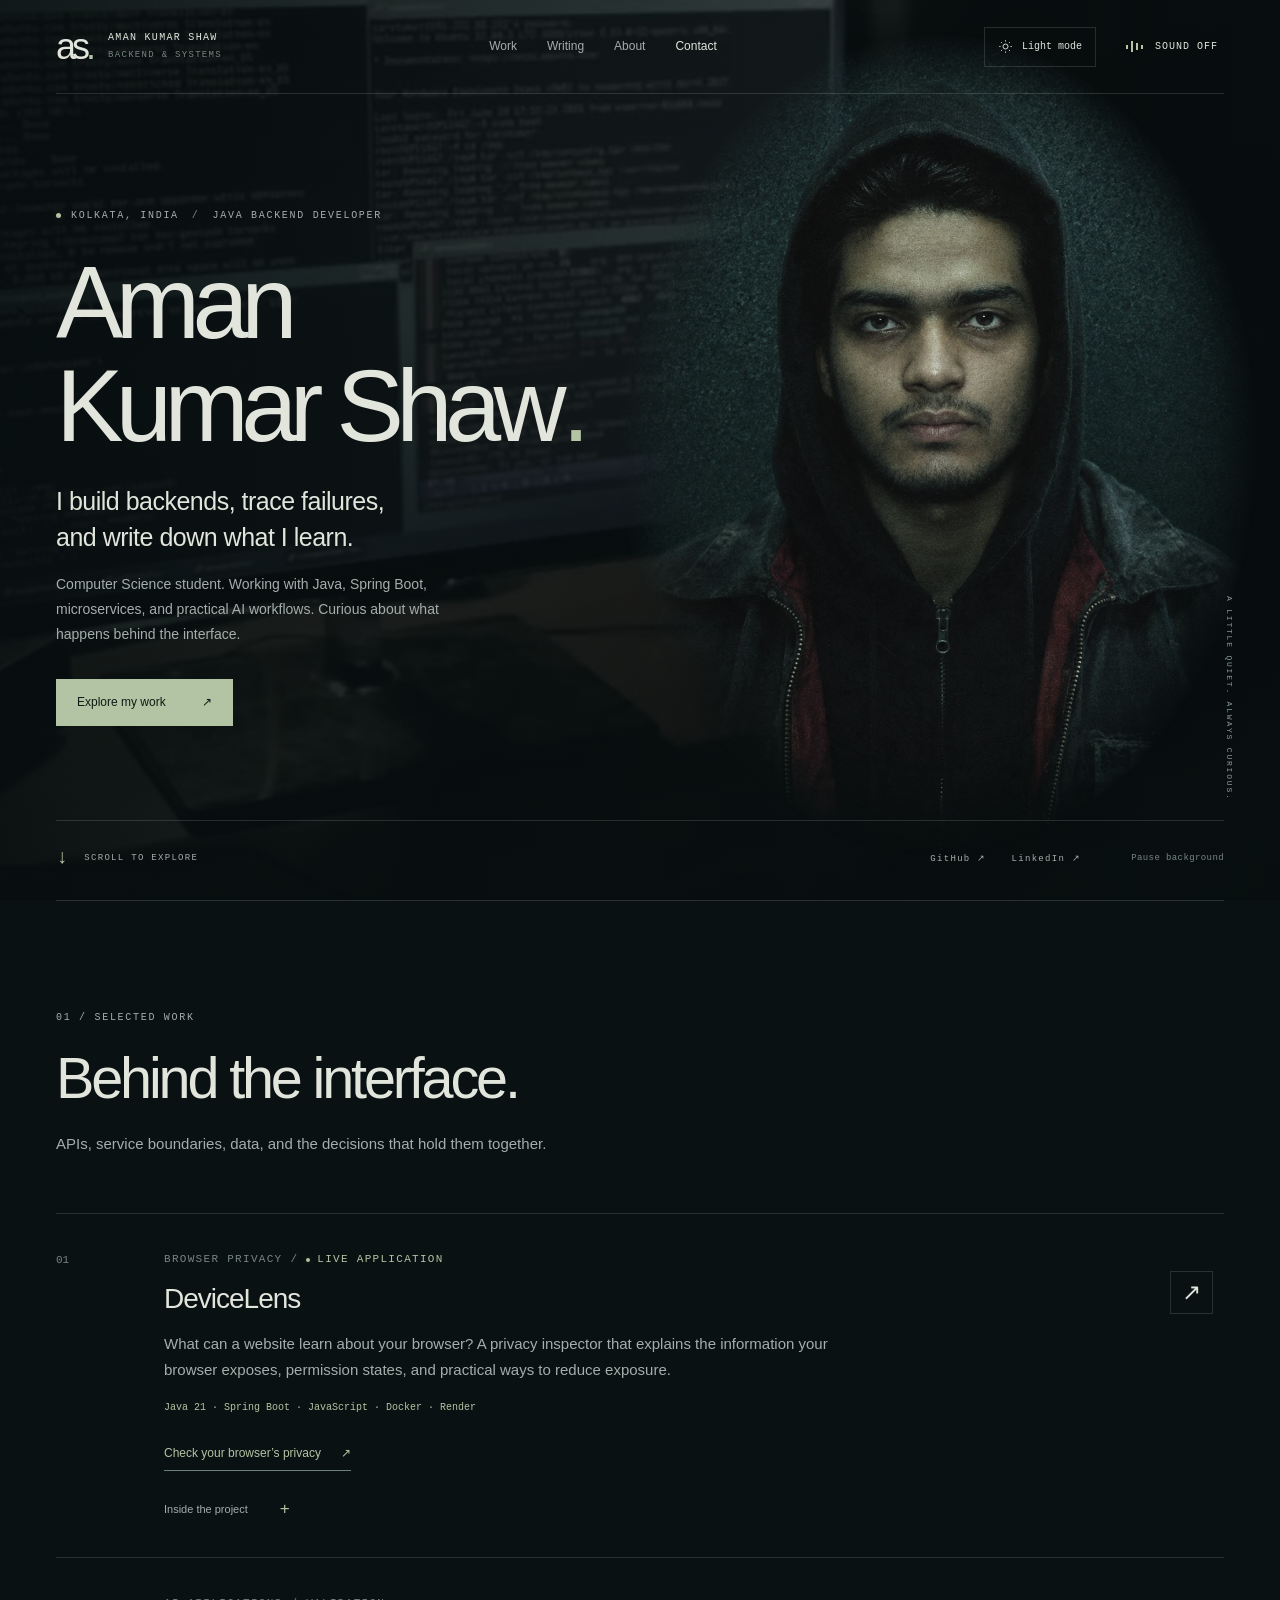
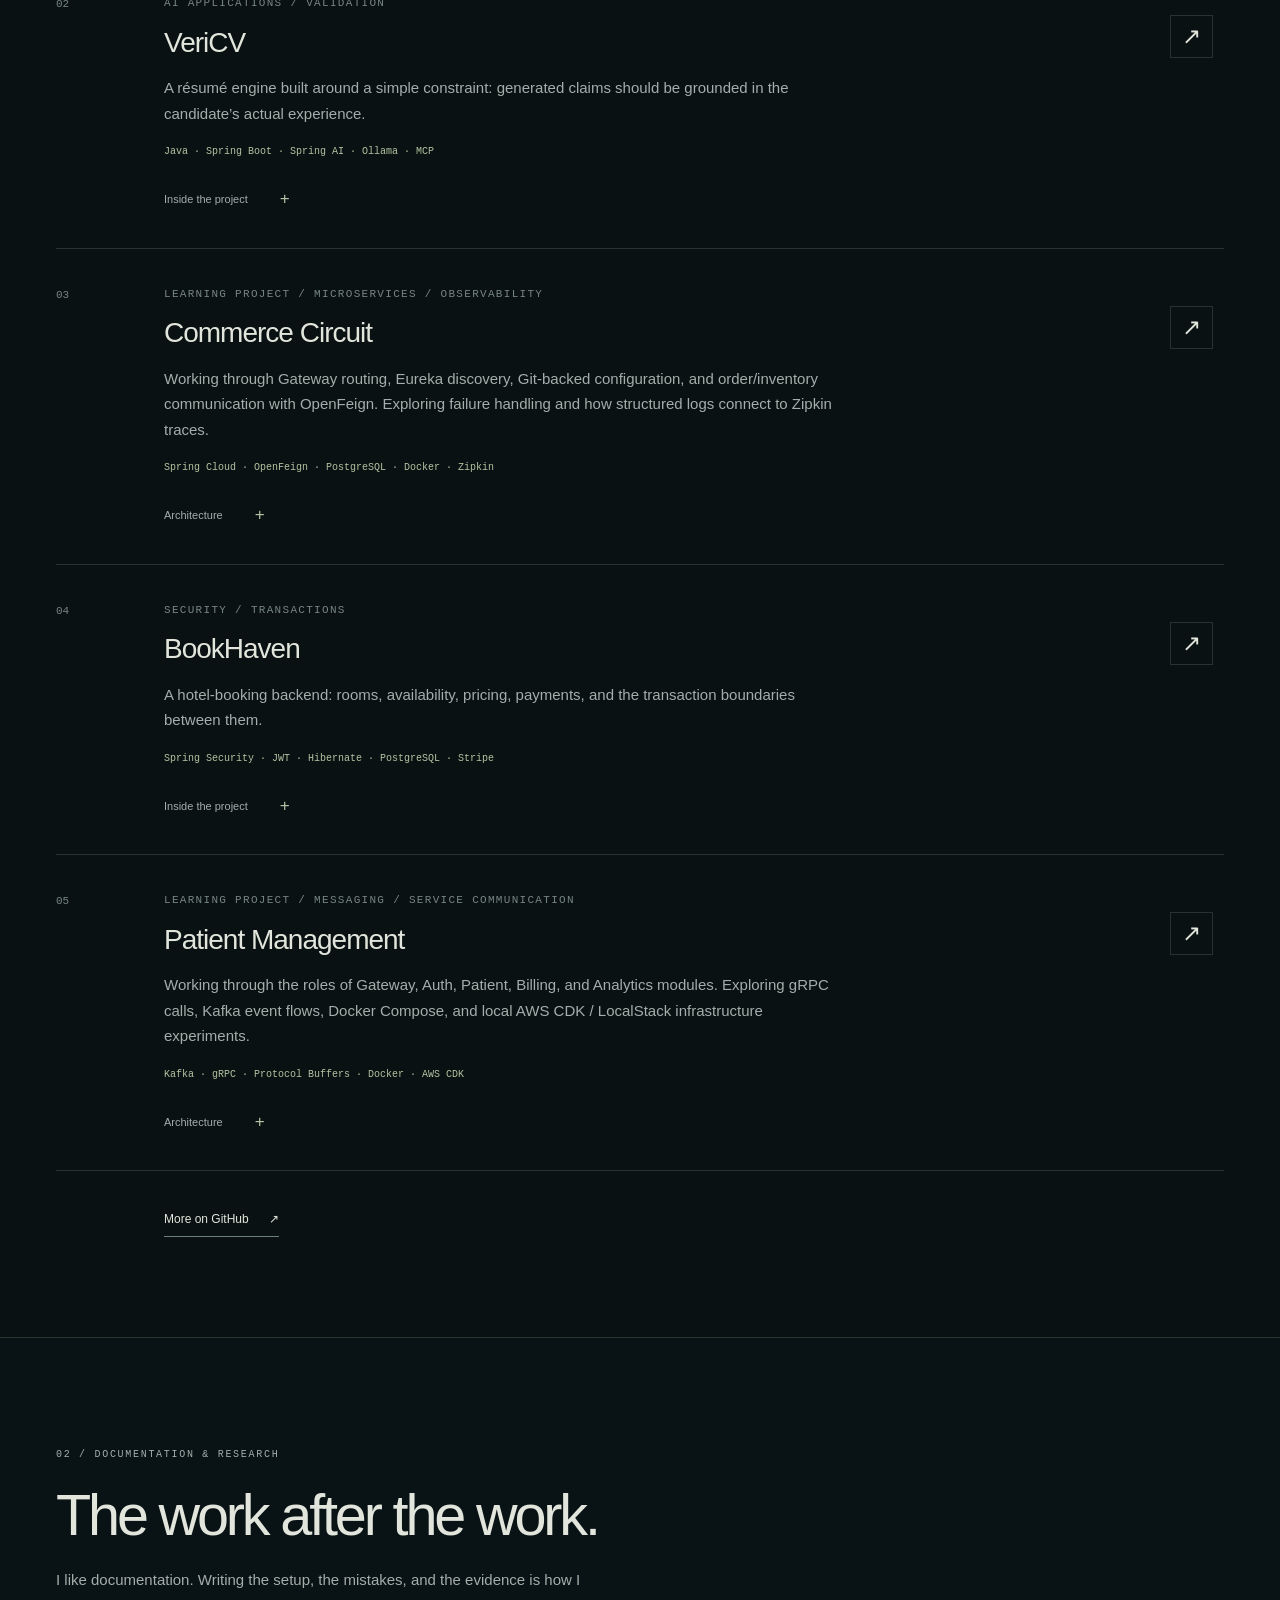
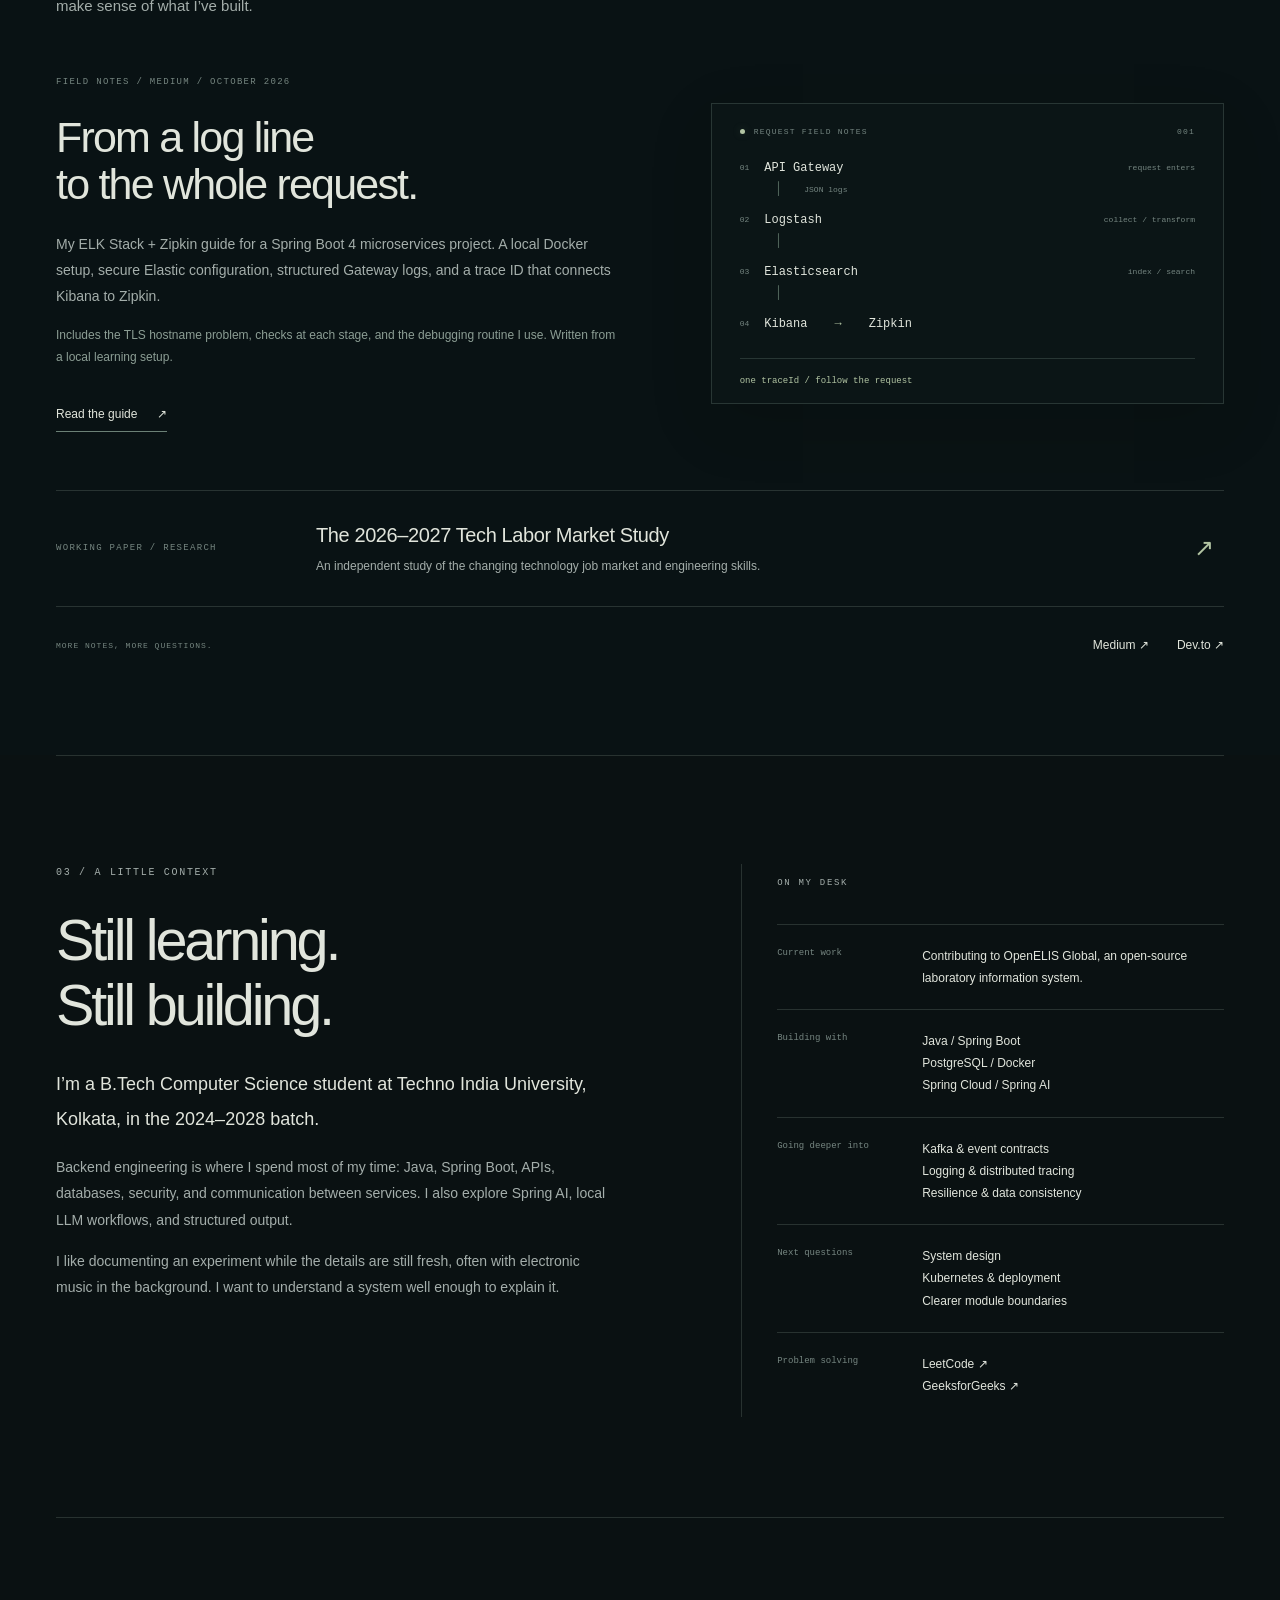
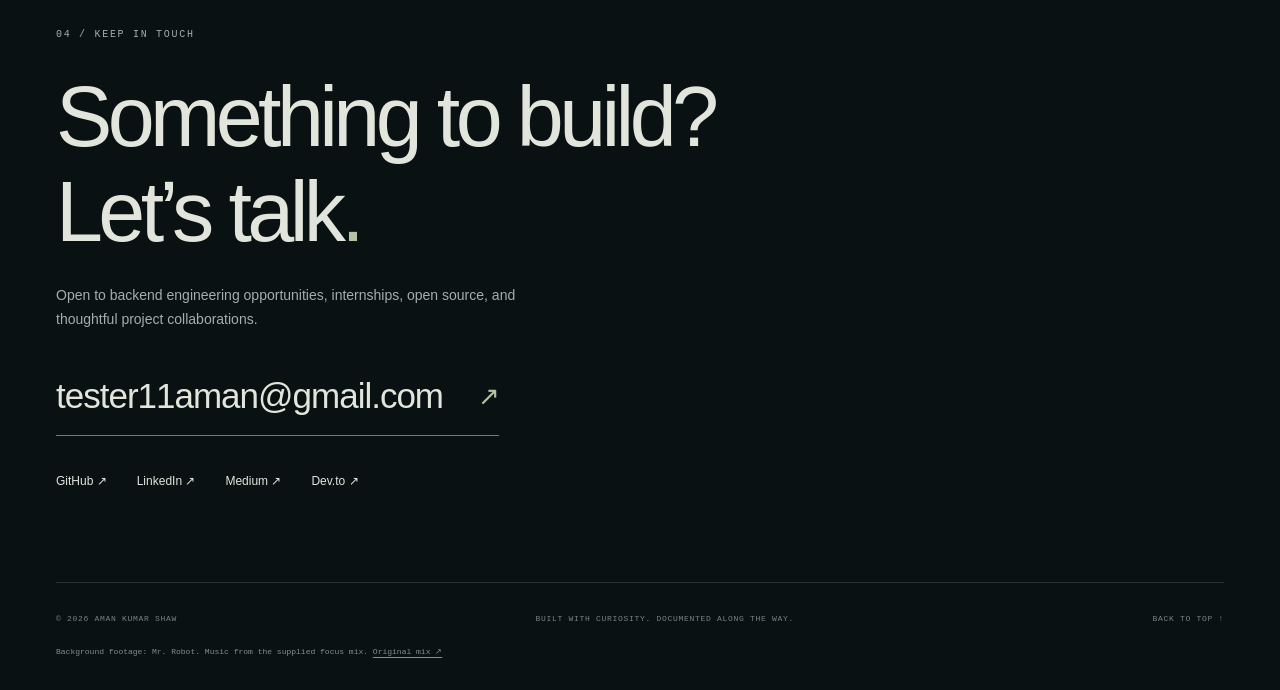
<file: dark.html>
<!doctype html>
<html lang="en">
<head>
  <meta charset="utf-8">
  <meta name="viewport" content="width=device-width, initial-scale=1">
  <meta name="theme-color" content="#0a1112">
  <meta name="description" content="Aman Kumar Shaw — Java backend engineering, Spring Boot systems, and notes from building them. Projects, documentation, research, and writing.">
  <meta property="og:title" content="Aman Kumar Shaw — Backend & Systems">
  <meta property="og:description" content="Projects, experiments, and field notes from a Java backend developer in Kolkata.">
  <title>Aman Kumar Shaw — Backend & Systems</title>
  <link rel="icon" href="assets/dark/favicon.svg" type="image/svg+xml">
  <link rel="stylesheet" href="dark.css?v=20261106">
  <script src="dark.js?v=20261106" defer></script>
</head>
<body>
  <a class="skip-link" href="#main">Skip to content</a>
  <div class="film" aria-hidden="true">
    <video id="ambient-video" autoplay muted loop playsinline preload="metadata" poster="assets/dark/focus-poster.jpg"><source src="assets/dark/focus-loop.mp4" type="video/mp4"></video>
  </div>
  <header class="site-header">
    <a class="identity" href="#top" aria-label="Aman Kumar Shaw, home"><span class="monogram">as<span>.</span></span><span class="identity-caption">AMAN KUMAR SHAW<br><span>BACKEND & SYSTEMS</span></span></a>
    <nav aria-label="Main navigation"><a href="#projects">Work</a><a href="#writing">Writing</a><a href="#about">About</a><a href="#contact">Contact</a></nav>
    <div class="dark-tools"><a class="theme-toggle" href="./" aria-label="Switch to the light portfolio"><svg viewBox="0 0 24 24" width="15" height="15" fill="none" stroke="currentColor" stroke-width="1.5" aria-hidden="true"><circle cx="12" cy="12" r="4"/><path d="M12 2v2m0 16v2M2 12h2m16 0h2M5 5l1.5 1.5m11 11L19 19M5 19l1.5-1.5m11-11L19 5"/></svg><span>Light mode</span></a><button class="sound-toggle" id="sound-toggle" type="button" aria-pressed="false" aria-controls="sound-panel"><span class="sound-bars" aria-hidden="true"><i></i><i></i><i></i><i></i></span><span id="sound-label">Sound off</span></button></div>
  </header>
  <main id="main">
    <section class="hero wrap" id="top" aria-labelledby="hero-title">
      <div class="hero-copy">
        <p class="eyebrow"><span class="status-dot"></span>KOLKATA, INDIA <span class="eyebrow-divider">/</span> JAVA BACKEND DEVELOPER</p>
        <h1 id="hero-title">Aman<br>Kumar Shaw<span class="title-dot">.</span></h1>
        <p class="hero-line">I build backends, trace failures,<br>and write down what I learn.</p>
        <p class="hero-intro">Computer Science student. Working with Java, Spring Boot, microservices, and practical AI workflows. Curious about what happens behind the interface.</p>
        <div class="hero-actions"><a class="button primary" href="#projects">Explore my work <span aria-hidden="true">↗</span></a></div>
      </div>
      <div class="portrait-scene"><img class="portrait" src="assets/dark/aman-portrait.webp" alt="Portrait of Aman Kumar Shaw in a dark hooded jacket" width="1108" height="1420" fetchpriority="high"><span class="portrait-caption">A LITTLE QUIET. ALWAYS CURIOUS.</span></div>
      <div class="hero-bottom"><a href="#projects"><span class="down-arrow" aria-hidden="true">↓</span> SCROLL TO EXPLORE</a><div class="hero-platforms"><a href="https://github.com/JardaniJovonovich6" target="_blank" rel="noopener">GitHub ↗</a><a href="https://www.linkedin.com/in/aman-kumar-shaw-260a332b8" target="_blank" rel="noopener">LinkedIn ↗</a></div><button id="motion-toggle" type="button" aria-pressed="false">Pause background</button></div>
    </section>

    <section id="projects" class="section wrap" aria-labelledby="work-title">
      <div class="section-heading"><p class="eyebrow">01 / SELECTED WORK</p><h2 id="work-title">Behind the interface.</h2><p>APIs, service boundaries, data, and the decisions that hold them together.</p></div>
      <div class="project-list">
        <article class="project"><span class="project-index">01</span><div class="project-body"><div class="project-kicker">BROWSER PRIVACY / <span class="live-badge"><span class="status-dot" aria-hidden="true"></span> LIVE APPLICATION</span></div><h3>DeviceLens</h3><p>What can a website learn about your browser? A privacy inspector that explains the information your browser exposes, permission states, and practical ways to reduce exposure.</p><div class="project-meta">Java 21 · Spring Boot · JavaScript · Docker · Render</div><a class="text-link project-live" href="https://devicelens-xcjh.onrender.com" target="_blank" rel="noopener noreferrer">Check your browser’s privacy <span aria-hidden="true">↗</span></a><details><summary>Inside the project <span aria-hidden="true">+</span></summary><div class="project-detail"><p>Explains 38 browser-visible signals across five groups, checks six permission states without requesting access, and offers a privacy checklist and local report exports. Inspection runs in your browser; results are not uploaded to the application server.</p><p class="detail-note">See what your browser reveals and review your privacy settings. This is an educational inspector, not a security audit or safety score.</p><p class="detail-note">Hosted on Render. The first visit may take a little time to wake up.</p></div></details></div><a class="project-source" href="https://github.com/JardaniJovonovich6/DeviceLens" target="_blank" rel="noopener noreferrer" aria-label="DeviceLens repository">↗</a></article>
        <article class="project"><span class="project-index">02</span><div class="project-body"><div class="project-kicker">AI APPLICATIONS / VALIDATION</div><h3>VeriCV</h3><p>A résumé engine built around a simple constraint: generated claims should be grounded in the candidate’s actual experience.</p><div class="project-meta">Java · Spring Boot · Spring AI · Ollama · MCP</div><details><summary>Inside the project <span aria-hidden="true">+</span></summary><div class="project-detail"><p>Résumé and job-description inputs move through structured JSON, factual validation, targeted repair, and deterministic Markdown/PDF export. A local browser workflow and MCP tools support reusable candidate, job, and result records.</p><p class="detail-note">My focus: keeping generation, validation, and export understandable as separate stages.</p></div></details></div><a class="project-source" href="https://github.com/JardaniJovonovich6/VeriCV" target="_blank" rel="noopener" aria-label="VeriCV repository">↗</a></article>
        <article class="project"><span class="project-index">03</span><div class="project-body"><div class="project-kicker">LEARNING PROJECT / MICROSERVICES / OBSERVABILITY</div><h3>Commerce Circuit</h3><p>Working through Gateway routing, Eureka discovery, Git-backed configuration, and order/inventory communication with OpenFeign. Exploring failure handling and how structured logs connect to Zipkin traces.</p><div class="project-meta">Spring Cloud · OpenFeign · PostgreSQL · Docker · Zipkin</div><details><summary>Architecture <span aria-hidden="true">+</span></summary><div class="project-detail"><p class="detail-note">SIMPLIFIED FLOW</p><p class="dark-flow">API Gateway → Order service ↔ Inventory service<br>Order database / Inventory database</p></div></details></div><a class="project-source" href="https://github.com/JardaniJovonovich6/commerce-circuit" target="_blank" rel="noopener" aria-label="Commerce Circuit repository">↗</a></article>
        <article class="project"><span class="project-index">04</span><div class="project-body"><div class="project-kicker">SECURITY / TRANSACTIONS</div><h3>BookHaven</h3><p>A hotel-booking backend: rooms, availability, pricing, payments, and the transaction boundaries between them.</p><div class="project-meta">Spring Security · JWT · Hibernate · PostgreSQL · Stripe</div><details><summary>Inside the project <span aria-hidden="true">+</span></summary><div class="project-detail"><p>JWT access and refresh tokens, BCrypt password hashing, and role-based authorization protect booking and administration APIs. Booking and room-inventory flows use transactions, with pricing strategies and Stripe checkout/payment-webhook integration.</p><p class="detail-note">Next direction: clearer module boundaries and a more reusable backend.</p></div></details></div><a class="project-source" href="https://github.com/JardaniJovonovich6/BookHaven" target="_blank" rel="noopener" aria-label="BookHaven repository">↗</a></article>
        <article class="project"><span class="project-index">05</span><div class="project-body"><div class="project-kicker">LEARNING PROJECT / MESSAGING / SERVICE COMMUNICATION</div><h3>Patient Management</h3><p>Working through the roles of Gateway, Auth, Patient, Billing, and Analytics modules. Exploring gRPC calls, Kafka event flows, Docker Compose, and local AWS CDK / LocalStack infrastructure experiments.</p><div class="project-meta">Kafka · gRPC · Protocol Buffers · Docker · AWS CDK</div><details><summary>Architecture <span aria-hidden="true">+</span></summary><div class="project-detail"><p class="detail-note">SIMPLIFIED FLOW</p><p class="dark-flow">Gateway / Auth → Patient service<br>Patient → Billing (gRPC)<br>Patient → Analytics (Kafka events)</p></div></details></div><a class="project-source" href="https://github.com/JardaniJovonovich6/Patient-Management-System-aman" target="_blank" rel="noopener" aria-label="Patient Management repository">↗</a></article>
      </div>
      <a class="text-link all-work" href="https://github.com/JardaniJovonovich6?tab=repositories" target="_blank" rel="noopener">More on GitHub <span aria-hidden="true">↗</span></a>
    </section>

    <section id="writing" class="section writing-section" aria-labelledby="writing-title"><div class="wrap">
      <div class="section-heading"><p class="eyebrow">02 / DOCUMENTATION & RESEARCH</p><h2 id="writing-title">The work after the work.</h2><p>I like documentation. Writing the setup, the mistakes, and the evidence is how I make sense of what I’ve built.</p></div>
      <article class="featured-writing"><div class="writing-copy"><p class="project-kicker">FIELD NOTES / MEDIUM / OCTOBER 2026</p><h3>From a log line<br>to the whole request.</h3><p>My ELK Stack + Zipkin guide for a Spring Boot 4 microservices project. A local Docker setup, secure Elastic configuration, structured Gateway logs, and a trace ID that connects Kibana to Zipkin.</p><p class="writing-detail">Includes the TLS hostname problem, checks at each stage, and the debugging routine I use. Written from a local learning setup.</p><a class="text-link" href="https://medium.com/@ashaw8176/elk-stack-with-zipkin-in-a-spring-boot-4-microservices-project-a-docker-setup-guide-for-2026-4cc94ecc5993" target="_blank" rel="noopener">Read the guide <span aria-hidden="true">↗</span></a></div>
      <div class="trace-note" role="img" aria-label="Request flow: API Gateway sends JSON logs to Logstash, then Elasticsearch and Kibana. A shared trace ID leads to Zipkin."><div class="note-top"><span class="status-dot"></span> REQUEST FIELD NOTES <span>001</span></div><div class="trace-step"><span>01</span>API Gateway<small>request enters</small></div><div class="trace-connector">│ <span>JSON logs</span></div><div class="trace-step"><span>02</span>Logstash<small>collect / transform</small></div><div class="trace-connector">│</div><div class="trace-step"><span>03</span>Elasticsearch<small>index / search</small></div><div class="trace-connector">│</div><div class="trace-step"><span>04</span>Kibana <span class="trace-arrow">→</span> Zipkin</div><div class="note-bottom">one traceId / follow the request</div></div></article>
      <a class="research-row" href="https://htmlhoster.com/p/6XN3J7KC/hit6.html" target="_blank" rel="noopener"><span class="project-kicker">WORKING PAPER / RESEARCH</span><div><h3>The 2026–2027 Tech Labor Market Study</h3><p>An independent study of the changing technology job market and engineering skills.</p></div><span class="research-arrow" aria-hidden="true">↗</span></a>
      <div class="writing-links"><span>MORE NOTES, MORE QUESTIONS.</span><a href="https://medium.com/@ashaw8176" target="_blank" rel="noopener">Medium ↗</a><a href="https://dev.to/wesker_programming_vlogs" target="_blank" rel="noopener">Dev.to ↗</a></div>
    </div></section>

    <section id="about" class="section wrap" aria-labelledby="about-title"><div class="about-grid"><div><p class="eyebrow">03 / A LITTLE CONTEXT</p><h2 id="about-title">Still learning.<br>Still building.</h2><p class="about-lead">I’m a B.Tech Computer Science student at Techno India University, Kolkata, in the 2024–2028 batch.</p><p>Backend engineering is where I spend most of my time: Java, Spring Boot, APIs, databases, security, and communication between services. I also explore Spring AI, local LLM workflows, and structured output.</p><p>I like documenting an experiment while the details are still fresh, often with electronic music in the background. I want to understand a system well enough to explain it.</p></div><div class="practice-note"><p class="eyebrow">ON MY DESK</p><dl><div><dt>Current work</dt><dd>Contributing to <a href="https://openelis-global.org/">OpenELIS Global</a>, an open-source laboratory information system.</dd></div><div><dt>Building with</dt><dd>Java / Spring Boot<br>PostgreSQL / Docker<br>Spring Cloud / Spring AI</dd></div><div><dt>Going deeper into</dt><dd>Kafka & event contracts<br>Logging & distributed tracing<br>Resilience & data consistency</dd></div><div><dt>Next questions</dt><dd>System design<br>Kubernetes & deployment<br>Clearer module boundaries</dd></div><div><dt>Problem solving</dt><dd><a href="https://leetcode.com/u/PerfectionistwithAman/" target="_blank" rel="noopener">LeetCode ↗</a><br><a href="https://www.geeksforgeeks.org/profile/user_xcbp1be55ec?tab=activity" target="_blank" rel="noopener">GeeksforGeeks ↗</a></dd></div></dl></div></div></section>

    <section id="contact" class="section contact-section wrap" aria-labelledby="contact-title"><p class="eyebrow">04 / KEEP IN TOUCH</p><h2 id="contact-title">Something to build?<br>Let’s talk<span class="title-dot">.</span></h2><p>Open to backend engineering opportunities, internships, open source, and thoughtful project collaborations.</p><a class="contact-email" href="mailto:tester11aman@gmail.com">tester11aman@gmail.com <span aria-hidden="true">↗</span></a><div class="contact-links"><a href="https://github.com/JardaniJovonovich6" target="_blank" rel="noopener">GitHub ↗</a><a href="https://www.linkedin.com/in/aman-kumar-shaw-260a332b8" target="_blank" rel="noopener">LinkedIn ↗</a><a href="https://medium.com/@ashaw8176" target="_blank" rel="noopener">Medium ↗</a><a href="https://dev.to/wesker_programming_vlogs" target="_blank" rel="noopener">Dev.to ↗</a></div></section>
  </main>
  <footer class="wrap"><span>© <span id="year">2026</span> AMAN KUMAR SHAW</span><span>BUILT WITH CURIOSITY. DOCUMENTED ALONG THE WAY.</span><a href="#top">BACK TO TOP ↑</a><small>Background footage: Mr. Robot. Music from the supplied focus mix. <a href="https://www.youtube.com/watch?v=qYEKQWRFvK8" target="_blank" rel="noopener">Original mix ↗</a></small></footer>
  <aside class="sound-panel" id="sound-panel" aria-label="Background music" hidden><div class="player-heading"><span class="eyebrow">DEEP FOCUS / ELECTRONIC</span><button id="close-player" type="button" aria-label="Close music controls">×</button></div><div class="player-track"><span id="track-label">Track 6</span><span id="track-time">0:00 / 3:35</span></div><div class="player-controls"><button id="previous-track" type="button" aria-label="Previous track">←</button><button id="play-pause" type="button">Pause</button><button id="next-track" type="button" aria-label="Next track">→</button><label for="volume">Volume</label><input id="volume" type="range" min="0" max="1" step="0.01" value="0.05"></div><p>6 → 7 → 8 → 1 → 2 → 3 → 4 <span>/ REPEAT</span></p><p id="player-status" class="player-status" role="status" aria-live="polite"></p></aside>
  <audio id="focus-audio" preload="none"></audio>
</body>
</html>
</file>
<file: styles.css>
:root{--paper:#f7f5f1;--white:#fffefa;--ink:#182940;--text:#27313d;--muted:#59616b;--soft:#73777c;--line:#d9d6d0;--tan:#b99771;--tea:#795a3e;--mono:'Cascadia Code','SFMono-Regular',Consolas,monospace;--sans:Arial,Helvetica,sans-serif;--display:Georgia,'Times New Roman',serif;color-scheme:light}
*{box-sizing:border-box}html{scroll-behavior:smooth;scroll-padding-top:32px}body{margin:0;background:var(--paper);color:var(--text);font-family:var(--sans);line-height:1.7;font-size:15px;-webkit-font-smoothing:antialiased}a{color:inherit;text-decoration:none}button,input{font:inherit}a,summary,button{-webkit-tap-highlight-color:transparent}a:focus-visible,summary:focus-visible,button:focus-visible{outline:2px solid var(--tea);outline-offset:6px}::selection{background:#dac8b1;color:var(--ink)}.wrap{width:min(1200px,calc(100% - 112px));margin-inline:auto}.skip-link{position:fixed;left:20px;top:-70px;z-index:100;background:var(--ink);color:var(--paper);padding:10px 20px}.skip-link:focus{top:15px}.site-header{height:102px;display:flex;align-items:center;justify-content:space-between;gap:30px;border-bottom:1px solid var(--line)}.identity{display:flex;gap:18px;align-items:center}.monogram{font-size:40px;letter-spacing:-4px;font-weight:600;line-height:1;color:var(--ink)}.monogram>span{color:var(--tea)}.identity-caption{font:9px/1.8 var(--mono);letter-spacing:1.2px;color:var(--ink)}.identity-caption>span{color:var(--soft);font-size:8px;letter-spacing:1.7px}.site-header nav{display:flex;align-items:center;gap:30px;font-size:12px}.site-header nav a{padding:10px 0;color:var(--muted)}.site-header nav a:hover,.site-header nav a[aria-current]{color:var(--tea)}.header-cv{font-size:12px;border:1px solid var(--line);padding:9px 17px;display:flex;gap:22px;align-items:center}.header-cv:hover{border-color:var(--ink)}.eyebrow{font:10px/1.8 var(--mono);letter-spacing:1.5px;color:var(--tea);margin:0 0 28px}.eyebrow>span{color:#aaa397;margin:0 7px}.micro-label{font:9px/1.8 var(--mono);letter-spacing:1.2px;color:var(--soft);margin:0 0 20px}
.hero{display:grid;grid-template-columns:1.2fr 1fr;column-gap:45px;padding-top:54px;align-items:center;position:relative}.hero-copy{padding-block:28px 42px;position:relative;z-index:1}.hero h1{font:400 clamp(66px,7.7vw,108px)/.98 var(--display);letter-spacing:-6px;color:var(--ink);margin:0 0 29px}.hero h1>span{color:var(--tea)}.hero-line{font-size:23px;line-height:1.45;letter-spacing:-.65px;margin:0 0 19px;color:var(--ink)}.hero-description{font-size:14px;line-height:1.8;max-width:410px;color:var(--muted);margin:0}.hero-actions{display:flex;align-items:center;gap:26px;flex-wrap:wrap;margin-top:32px}.button{display:inline-flex;justify-content:space-between;gap:30px;align-items:center;min-height:48px;padding:12px 20px;font-size:12px;border:1px solid var(--ink);transition:background .18s,color .18s}.button.primary{background:var(--ink);color:var(--paper)}.button.primary:hover{background:#30445f}.text-link{display:inline-flex;align-items:center;gap:20px;font-size:12px;padding-bottom:5px;border-bottom:1px solid var(--tan)}.text-link:hover{color:var(--tea);border-color:var(--tea)}.hero-education{font-size:11px;line-height:1.8;margin:34px 0 0;color:var(--muted)}.hero-education>span{font-size:10px;color:var(--soft)}.portrait-scene{margin:0;align-self:end;min-width:0;position:relative}.portrait-background{height:570px;position:relative}.portrait{display:block;width:100%;height:100%;object-fit:cover;object-position:50% 15%;mix-blend-mode:multiply;mask-image:linear-gradient(90deg,transparent,black 5%,black 95%,transparent),linear-gradient(0deg,transparent,black 5%,black 100%);mask-composite:intersect;-webkit-mask-image:linear-gradient(90deg,transparent,black 5%,black 95%,transparent),linear-gradient(0deg,transparent,black 5%,black 100%);-webkit-mask-composite:source-in}.portrait-scene figcaption{display:flex;gap:15px;justify-content:space-between;font:7px/1.6 var(--mono);letter-spacing:1.1px;color:var(--soft);padding:14px 10px 18px;border-top:1px solid var(--line)}.hero-bottom{grid-column:1/-1;display:flex;align-items:center;gap:27px;font:9px/1.8 var(--mono);letter-spacing:.6px;padding:24px 0 28px;border-top:1px solid var(--line);margin-top:31px}.hero-bottom>span{margin-right:auto;color:var(--soft);font-size:8px;letter-spacing:1.1px}.hero-bottom .scroll-link{margin-left:27px;color:var(--tea);font-size:8px}
.toolkit{display:flex;align-items:center;gap:50px;padding:28px 0 34px;border-top:1px solid var(--line)}.toolkit>.micro-label{margin:0;flex-shrink:0;font-size:8px}.skill-logos{display:flex;justify-content:space-between;align-items:center;flex:1;gap:20px}.skill-logo{display:flex;align-items:center;gap:10px;white-space:nowrap;font-size:11px;color:var(--muted)}.skill-logo img{filter:grayscale(1);opacity:.8;object-fit:contain}
.section{padding-block:105px;border-top:1px solid var(--line);scroll-margin-top:20px}.section-heading{display:grid;grid-template-columns:230px 1fr;gap:30px;margin-bottom:54px}.section-heading>.eyebrow{padding-top:9px;font-size:9px}.section-heading h2{margin-bottom:20px}.section-heading>div>p{max-width:590px;font-size:14px;color:var(--muted);margin-bottom:0}h2{font-size:clamp(32px,3.5vw,46px);font-weight:400;line-height:1.14;letter-spacing:-1.7px;color:var(--ink);margin:0 0 25px}.project{border-top:1px solid var(--line);padding-block:36px 39px}.project:last-child{border-bottom:1px solid var(--line)}.project-heading{display:grid;grid-template-columns:48px 1fr 120px;gap:25px}.project-number{font:10px var(--mono);color:var(--soft);padding-top:4px}.project-kicker{font:11px/1.7 var(--mono);letter-spacing:1px;color:var(--tea);margin:0 0 12px}.project h3{font-weight:400;font-size:28px;letter-spacing:-.8px;line-height:1.2;color:var(--ink);margin:0 0 11px}.project-intro{font-size:15px;color:var(--muted);margin:0;max-width:640px}.repo-link{align-self:start;display:flex;gap:20px;font-size:11px;justify-content:flex-end;padding-top:4px;white-space:nowrap}.repo-link>span{font-size:18px;line-height:1.3;color:var(--tea)}.repo-link:hover{color:var(--tea)}.project-content{margin-left:73px;margin-top:27px}.problem-solution{display:grid;grid-template-columns:1fr 1fr;gap:45px;max-width:920px}h4{font-size:10px;font-family:var(--mono);font-weight:400;color:var(--tea);text-transform:uppercase;letter-spacing:1px;margin:0 0 10px}.problem-solution p,.detail-columns p{font-size:13px;line-height:1.85;color:var(--muted);margin:0}.project-stack{font:10px/1.9 var(--mono);color:var(--muted);margin:24px 0 0}details{margin-top:22px}summary{list-style:none;font-size:11px;color:var(--ink);cursor:pointer;display:inline-flex;align-items:center;gap:34px;min-height:32px}summary::-webkit-details-marker{display:none}summary>span{font-size:19px;color:var(--tea);line-height:1;transition:transform .15s}details[open] summary>span{transform:rotate(45deg)}.project-detail{padding:25px 30px 24px;margin-top:16px;background:#eeeae3;border-left:2px solid var(--tan)}.project-detail>.micro-label{font-size:8px;margin-bottom:16px}.architecture{display:flex;align-items:center;gap:13px;color:var(--ink);margin-bottom:26px}.architecture>span{font:10px/1.5 var(--mono);background:var(--paper);border:1px solid #d2cbc0;padding:12px 14px;flex:1;text-align:center}.architecture>b{font-size:14px;font-weight:400;color:var(--tea)}.detail-columns{display:grid;grid-template-columns:1.1fr 1fr;gap:35px}.project-note{font-size:11px;color:var(--muted);line-height:1.8;border-top:1px solid #d4cdc2;padding-top:15px;margin:20px 0 0}.project-extra{margin-top:18px;font-size:11px;display:flex;gap:20px;align-items:center}.project-extra a{border-bottom:1px solid var(--tan);padding-bottom:4px}.project-extra a:hover{color:var(--tea)}.live-link>span{color:var(--tea);font-size:8px;margin-right:6px}.more-work{margin-top:30px;margin-left:73px}
.writing-section{background:#f0ede7}.featured-writing{display:grid;grid-template-columns:1fr 1fr;gap:100px;align-items:center;padding-bottom:65px}.writing-copy .micro-label{font-size:8px;color:var(--tea)}.writing-copy h3{font-family:var(--display);font-weight:400;font-size:46px;line-height:1.08;letter-spacing:-2px;color:var(--ink);margin:0 0 24px}.writing-copy>p:not(.micro-label){font-size:14px;color:var(--muted);line-height:1.9;margin-bottom:16px}.writing-copy .writing-detail{font-size:12px!important}.writing-copy .text-link{margin-top:15px}.trace-note{background:var(--ink);color:var(--paper);font:12px var(--mono);padding:26px 28px 0;box-shadow:12px 12px 0 #e3ddd3}.note-header{display:flex;justify-content:space-between;font-size:8px;letter-spacing:1px;color:#c6b299;padding-bottom:27px}.trace-step{display:flex;align-items:center;gap:15px;min-height:25px}.trace-step>span{font-size:8px;color:#b9ac9b}.trace-step small{font-size:8px;color:#aeb9c5;margin-left:auto}.trace-line{height:30px;border-left:1px solid #5c6d82;margin-left:34px;margin-block:5px}.note-footer{font-size:9px;color:#d8be9d;padding-block:19px;border-top:1px solid #425168;margin-top:24px}.research-row{display:grid;grid-template-columns:230px 1fr 25px;gap:30px;align-items:center;border-block:1px solid #d0cbc3;padding-block:30px}.research-row .micro-label{margin:0;font-size:8px;color:var(--tea)}.research-row h3{font-size:21px;font-weight:400;line-height:1.35;letter-spacing:-.5px;margin:0 0 8px;color:var(--ink)}.research-row p{font-size:12px;color:var(--muted);margin:0}.research-row>span:last-child{font-size:24px;color:var(--tea)}.research-row:hover h3{color:var(--tea)}.writing-links{display:flex;align-items:center;gap:26px;font-size:12px;padding-top:25px}.writing-links>span{margin-right:auto;font:8px/1.8 var(--mono);color:var(--soft);letter-spacing:1px}
.about-grid{display:grid;grid-template-columns:1fr 1fr;gap:100px}.about-grid>div:first-child>.eyebrow{font-size:9px}.about-grid p:not(.eyebrow){font-size:14px;color:var(--muted);line-height:1.9}.about-grid .about-lead{font-size:18px!important;color:var(--ink)!important;line-height:1.65!important;margin:30px 0 20px}.education-note{border-left:2px solid var(--tan);padding-left:22px;margin-block:28px}.education-note .micro-label{display:block;margin-bottom:9px;font-size:8px}.education-note strong{font-size:12px;font-weight:500;display:block;color:var(--ink);line-height:1.7}.education-note p{font-size:12px!important;margin:9px 0 0}.skills-detail{padding-top:8px}.skills-detail>.micro-label{margin-bottom:25px;font-size:8px}dl{margin:0}dl>div{display:grid;grid-template-columns:115px 1fr;gap:20px;border-top:1px solid var(--line);padding-block:18px}dt{font:9px/1.8 var(--mono);color:var(--tea)}dd{margin:0;font-size:12px;line-height:1.9;color:var(--muted)}.practice-links{display:flex;gap:25px;border-top:1px solid var(--line);padding-top:22px;font-size:11px}.practice-links a:hover{color:var(--tea)}
.activity-section{background:var(--ink);color:var(--paper);border-top:none}.activity-layout{display:grid;grid-template-columns:1fr 1.1fr;gap:120px}.activity-section h2{color:var(--paper);font-family:var(--display);font-size:49px;letter-spacing:-1.7px}.activity-section .eyebrow{color:#d7bb98;font-size:9px}.activity-layout>div>p:not(.eyebrow){font-size:13px;max-width:340px;color:#c0c7cf;line-height:1.9}.activity-section .text-link{margin-top:15px}.activity-section .text-link:hover{color:#e1c5a2}.activity-layout .activity-status{font:9px/1.8 var(--mono);margin-top:35px;color:#b2bdca}.activity-feed{padding:0;margin:0;list-style:none}.activity-feed li{border-top:1px solid #405068;padding-block:20px 17px;position:relative}.activity-feed li:last-child{border-bottom:1px solid #405068}.activity-feed li>div{display:flex;align-items:center;justify-content:space-between;gap:15px;font:9px/1.8 var(--mono);color:#b7a086}.activity-feed time{color:#b7c0cc;font-size:8px;white-space:nowrap}.activity-feed li>a{display:block;font-size:14px;line-height:1.6;margin-top:9px;color:#f1f0eb;padding-right:20px;overflow-wrap:anywhere}.activity-feed li>a:hover{color:#e1c5a2}.activity-feed li>a>span{font-size:14px;margin-left:4px}.commit-sha{display:block;font:8px var(--mono);color:#aab6c5;margin-top:11px}
.contact-section{padding-top:100px;padding-bottom:88px;border-top:0}.contact-section>.eyebrow{font-size:9px}.contact-section h2{font-family:var(--display);font-size:clamp(42px,5.3vw,72px);letter-spacing:-2.6px;line-height:1.08}.contact-bottom{display:flex;justify-content:space-between;gap:60px;align-items:center;margin-block:34px 40px}.contact-bottom>p{font-size:13px;color:var(--muted);max-width:380px;margin:0}.contact-email{font-size:clamp(18px,2.1vw,29px);line-height:1.5;letter-spacing:-.8px;white-space:nowrap;border-bottom:1px solid var(--tan);padding-bottom:8px;display:flex;gap:35px;align-items:center;color:var(--ink)}.contact-email>span{color:var(--tea)}.contact-links{display:flex;gap:30px;font-size:12px}.contact-links a:hover{color:var(--tea)}footer{border-top:1px solid var(--line);display:flex;justify-content:space-between;align-items:center;gap:25px;padding-top:25px;padding-bottom:35px;font:8px/1.8 var(--mono);letter-spacing:.6px;color:var(--soft)}footer>span:nth-child(2){font-size:7px}
@media(min-width:1500px){.hero{gap:80px}.portrait-background{height:610px}.hero-copy{padding-top:50px}.hero h1{font-size:108px}}
@media(max-width:1100px){.wrap{width:calc(100% - 72px)}.identity-caption{display:none}.hero{gap:25px;grid-template-columns:1.1fr 1fr}.hero h1{font-size:82px;letter-spacing:-4.5px}.hero-line{font-size:21px}.portrait-background{height:540px}.hero-description{max-width:350px}.hero-actions{gap:20px}.hero-actions .text-link{font-size:11px}.toolkit{gap:25px}.skill-logos{gap:15px;flex-wrap:wrap;justify-content:flex-start}.skill-logo{font-size:10px}.skill-logo img{width:22px;height:22px}.section-heading{grid-template-columns:185px 1fr;gap:25px}.featured-writing{gap:60px}.about-grid{gap:65px}.activity-layout{gap:65px}.contact-bottom{gap:30px}.research-row{grid-template-columns:185px 1fr 25px;gap:25px}}
@media(max-width:760px){.wrap{width:calc(100% - 40px)}.site-header{height:auto;min-height:112px;padding-block:17px;gap:10px;flex-wrap:wrap}.identity-caption{display:block;font-size:8px}.identity-caption>span{font-size:7px}.monogram{font-size:34px}.identity{gap:12px}.header-cv{margin-left:auto;font-size:11px;padding:7px 12px;gap:18px}.site-header nav{order:3;flex-basis:100%;justify-content:space-between;gap:10px;font-size:11px;padding-top:8px}.site-header nav a{padding:5px 0}.hero{grid-template-columns:1fr;gap:0;padding-top:38px}.hero-copy{padding-top:0;padding-bottom:0}.hero .eyebrow{font-size:8px;letter-spacing:.8px;margin-bottom:22px}.hero h1{font-size:clamp(61px,12vw,87px);letter-spacing:-3.8px;line-height:1.02;margin-bottom:24px}.hero-line{font-size:21px;letter-spacing:-.55px}.hero-description{font-size:13px;max-width:350px}.hero-actions{margin-top:26px;gap:20px}.button{font-size:11px;padding:10px 16px;min-height:45px;gap:22px}.hero-education{font-size:10px;margin-top:28px}.hero-education>span{font-size:9px}.portrait-scene{width:min(100%,430px);justify-self:center;margin-top:30px}.portrait-background{height:430px}.portrait{object-position:50% 15%}.portrait-scene figcaption{font-size:7px;padding-bottom:13px;gap:10px}.hero-bottom{margin-top:22px;gap:20px;font-size:8px;flex-wrap:wrap;padding-block:20px}.hero-bottom>span{flex-basis:100%;font-size:7px}.hero-bottom .scroll-link{margin-left:auto;font-size:7px}.toolkit{display:block;padding-block:25px}.toolkit>.micro-label{font-size:8px;margin-bottom:20px}.skill-logos{display:grid;grid-template-columns:repeat(3,1fr);gap:23px 15px}.skill-logo{font-size:10px;gap:9px}.skill-logo img{width:22px;height:22px}.section{padding-block:65px}.section-heading{grid-template-columns:1fr;gap:10px;margin-bottom:35px}.section-heading>.eyebrow{padding-top:0;margin-bottom:6px;font-size:8px}.section-heading h2{font-size:34px;margin-bottom:17px;letter-spacing:-1.25px}.section-heading>div>p{font-size:13px}.project{padding-block:28px}.project-heading{grid-template-columns:21px 1fr;gap:12px}.project-number{font-size:8px;padding-top:3px}.project-kicker{font-size:10px;letter-spacing:.65px;margin-bottom:10px}.project h3{font-size:24px}.project-intro{font-size:13px}.repo-link{grid-column:2;justify-self:start;font-size:10px;gap:18px;padding-top:0;margin-top:2px}.project-content{margin-left:33px;margin-top:22px}.problem-solution{grid-template-columns:1fr;gap:21px}.problem-solution p,.detail-columns p{font-size:12px;line-height:1.85}h4{font-size:9px;margin-bottom:8px}.project-stack{font-size:9px;margin-top:22px;line-height:1.9}summary{font-size:10px;gap:20px}.project-detail{padding:20px 16px;margin-left:-33px}.architecture{flex-direction:column;gap:6px;margin-bottom:23px}.architecture>span{width:100%;font-size:10px;padding:10px}.architecture>b{transform:rotate(90deg);line-height:1}.detail-columns{grid-template-columns:1fr;gap:21px}.project-note{font-size:10px}.project-extra{font-size:10px}.more-work{margin-left:33px;font-size:11px;margin-top:26px}.featured-writing{grid-template-columns:1fr;gap:36px;padding-bottom:45px}.writing-copy h3{font-size:39px;letter-spacing:-1.5px}.writing-copy>p:not(.micro-label){font-size:13px}.trace-note{padding:24px 22px 0;box-shadow:7px 7px 0 #e3ddd3;font-size:11px}.trace-step{gap:13px}.trace-step small{font-size:7px}.research-row{grid-template-columns:1fr 20px;gap:14px;padding-block:25px}.research-row>.micro-label{grid-column:1/-1;font-size:7px}.research-row h3{font-size:20px}.research-row p{font-size:12px}.writing-links{flex-wrap:wrap;gap:25px;font-size:11px}.writing-links>span{flex-basis:100%;font-size:7px}.about-grid{grid-template-columns:1fr;gap:45px}.about-grid h2{font-size:35px}.about-grid p:not(.eyebrow){font-size:13px}.about-grid .about-lead{font-size:17px!important;margin-top:24px}.education-note p{font-size:11px!important}.education-note strong{font-size:11px}.skills-detail{padding-top:0}dl>div{grid-template-columns:85px 1fr;gap:18px;padding-block:16px}dt{font-size:8px}dd{font-size:11px}.practice-links{font-size:10px;gap:22px}.activity-layout{grid-template-columns:1fr;gap:35px}.activity-section h2{font-size:42px}.activity-layout>div>p:not(.eyebrow){font-size:12px}.activity-layout .activity-status{font-size:8px!important;margin-top:25px}.activity-feed li>a{font-size:13px}.activity-feed li>div{font-size:8px}.activity-feed time{font-size:7px}.contact-section h2{font-size:43px;letter-spacing:-1.7px}.contact-bottom{flex-direction:column;align-items:flex-start;gap:25px;margin-block:27px 30px}.contact-bottom>p{font-size:12px}.contact-email{font-size:22px;gap:25px;letter-spacing:-.7px}.contact-links{flex-wrap:wrap;gap:20px;font-size:11px}footer{padding-block:23px 28px;gap:15px;font-size:7px}footer>span:nth-child(2){display:none}}
@media(max-width:360px){.hero h1{font-size:57px}.identity-caption{font-size:7px}.hero-actions{gap:16px}.contact-email{font-size:19px}.skill-logo{font-size:9px}.project-kicker{font-size:9px}}
@media(prefers-reduced-motion:reduce){html{scroll-behavior:auto}*,*:before,*:after{animation:none!important;transition:none!important}}
.architecture>.architecture-branches{display:grid;gap:8px;text-align:left}

/* The studio backdrop continues across the entire hero band. */
.hero-strip{background:#f3f0f3}.hero{padding-top:45px}.portrait{mix-blend-mode:normal;mask-image:linear-gradient(90deg,transparent,black 8%,black 92%,transparent),linear-gradient(0deg,transparent,black 7%,black 100%);-webkit-mask-image:linear-gradient(90deg,transparent,black 8%,black 92%,transparent),linear-gradient(0deg,transparent,black 7%,black 100%)}.hero-bottom{border-top-color:#d9d4d8}.portrait-scene figcaption{border-top-color:#d9d4d8}
.theme-toggle{display:inline-flex;align-items:center;gap:9px;border:1px solid var(--line);padding:9px 14px;font-size:11px;white-space:nowrap;min-height:40px}.theme-toggle:hover{border-color:var(--ink);color:var(--ink)}
.learning-badge{display:inline-block;margin:0 0 14px;padding:3px 8px;border:1px solid #c8b7a0;color:var(--tea);font:9px/1.6 var(--mono)}.learning-architecture{margin-top:22px}.learning-focus p{font-size:13px;color:var(--muted);line-height:1.85;margin:0}.learning-badge+h3{margin-top:0}
.toolkit{display:block;padding-block:24px 22px}.toolkit-head{display:flex;justify-content:space-between;align-items:center;gap:20px}.toolkit-head .micro-label{margin:0;font-size:9px}.toolkit-toggle{display:inline-flex;align-items:center;gap:8px;border:0;background:none;color:var(--muted);font:9px var(--mono);padding:7px 0 7px 10px;cursor:pointer;min-height:30px}.skills-window{overflow:hidden;margin-top:15px;mask-image:linear-gradient(90deg,transparent,black 2%,black 98%,transparent);-webkit-mask-image:linear-gradient(90deg,transparent,black 2%,black 98%,transparent)}.skills-track{display:flex;width:max-content}.toolkit.is-running .skills-track{animation:toolkit-flow 100s linear infinite!important}.toolkit.is-paused .skills-track,.skills-window:hover .skills-track{animation-play-state:paused!important}.skills-group{display:flex;align-items:center;gap:43px;padding:11px 43px 11px 0;flex-shrink:0}.skills-group .skill-logo{display:flex;font-size:12px;gap:11px;white-space:nowrap;flex-shrink:0}.skills-group .skill-logo img{filter:none;opacity:1;width:30px;height:30px;object-fit:contain}
@keyframes toolkit-flow{from{transform:translateX(-50%)}to{transform:translateX(0)}}
@media(max-width:760px){.theme-toggle{margin-left:auto;font-size:10px;padding:8px 11px;min-height:36px}.hero{padding-top:35px}.learning-focus p{font-size:12px}.toolkit{padding-block:20px}.skills-group{gap:28px;padding-right:28px}.skills-group .skill-logo{font-size:11px}.skills-group .skill-logo img{width:27px;height:27px}.toolkit-head .micro-label{font-size:8px}}

/* GitHub profile metrics and an inspectable contribution calendar. */
.github-overview{display:grid;grid-template-columns:1fr 1fr;align-items:center;gap:70px}.github-overview>div>p:not(.eyebrow){font-size:13px;color:#c0c7cf;max-width:440px;line-height:1.9}.github-overview .text-link{margin-top:12px}.profile-stats{display:grid;grid-template-columns:repeat(4,1fr);gap:20px;margin:0}.profile-stats>div{display:block;border:0;border-left:1px solid #45546b;padding:0 0 0 20px}.profile-stats dt{font:8px/1.8 var(--mono);color:#c7b298;min-height:30px}.profile-stats dd{font:400 33px/1.2 var(--sans);color:#faf8f2;margin:5px 0 9px}.profile-stats>div>span{font:8px var(--mono);color:#b9c4d1}.profile-stats-status{font:8px/1.8 var(--mono);color:#b9c4d1;text-align:right;margin:28px 0 22px}
.github-calendar{border:1px solid #45546b;background:#1b2e47;padding:26px 28px 22px}.calendar-heading{display:flex;align-items:center;justify-content:space-between;gap:25px;margin-bottom:25px}.calendar-heading h3{font-size:20px;line-height:1.3;font-weight:400;letter-spacing:-.4px;color:#f2f0e9;margin:0 0 8px}.calendar-heading p{font:9px/1.8 var(--mono);color:#c2cbd6;margin:0}.calendar-period{display:flex;align-items:center;gap:13px;font:9px var(--mono);color:#d9c6ae}.calendar-period select{appearance:auto;color-scheme:dark;font:11px var(--mono);border:1px solid #64728a;border-radius:0;background:#182940;color:#f7f5f1;padding:9px 10px;min-height:39px;cursor:pointer}.calendar-period select:focus-visible{outline:2px solid #e1bd90;outline-offset:3px}.calendar-scroll{overflow-x:auto;padding:7px 4px 14px;scrollbar-color:#70809a #1b2e47;scrollbar-width:thin}.calendar-scroll:focus-visible{outline:1px solid #d6bc9c;outline-offset:3px}.calendar-board{width:max-content;min-width:max-content;padding-right:20px}.calendar-months{display:grid;grid-template-columns:repeat(var(--weeks),16px);margin-left:34px;margin-bottom:10px;color:#c6ced8;font:8px/1.5 var(--mono);height:13px}.calendar-months span{grid-row:1;white-space:nowrap}.calendar-body{display:flex;gap:10px}.calendar-weekdays{width:24px;flex-shrink:0;display:grid;grid-template-rows:repeat(7,12px);gap:4px;font:8px/12px var(--mono);color:#aebdce}.calendar-grid{display:grid;grid-template-rows:repeat(7,12px);grid-auto-columns:12px;grid-auto-flow:column;gap:4px;width:max-content}.calendar-day{display:block;width:12px;height:12px;min-width:12px;min-height:12px;padding:0;border:1px solid #afc0d110;border-radius:2px;cursor:pointer;font-size:0;transition:filter .15s}.calendar-spacer{width:12px;height:12px}.calendar-day:hover{filter:brightness(1.3)}.calendar-day:focus-visible,.calendar-day.selected{outline:2px solid #fff7e8;outline-offset:2px;z-index:1}.calendar-day.level-0,.calendar-legend .level-0{background:#30435d}.calendar-day.level-1,.calendar-legend .level-1{background:#806b57}.calendar-day.level-2,.calendar-legend .level-2{background:#ad906d}.calendar-day.level-3,.calendar-legend .level-3{background:#d0ad81}.calendar-day.level-4,.calendar-legend .level-4{background:#f3d6ad}.calendar-footer{display:flex;align-items:center;justify-content:space-between;gap:25px;margin-top:13px}.calendar-footer>p{font:9px/1.8 var(--mono);color:#d4dce5;margin:0}.calendar-legend{display:flex;align-items:center;gap:4px;font:8px var(--mono);color:#bdc9d7;flex-shrink:0}.calendar-legend>i{display:block;width:12px;height:12px;border-radius:2px}.calendar-legend>span:first-child{margin-right:5px}.calendar-legend>span:last-child{margin-left:5px}.calendar-note{font-size:11px;line-height:1.8;color:#bec9d6;margin:20px 0 0}.calendar-status{font:8px/1.8 var(--mono);color:#b8c4d3;margin:8px 0 0}.recent-activity{margin-top:58px}.recent-activity h3{font:400 30px/1.2 var(--display);letter-spacing:-.8px;color:var(--paper);margin:0 0 18px}
@media(max-width:1100px){.github-overview{grid-template-columns:1fr;gap:32px}.profile-stats{max-width:680px}.profile-stats>div{padding-left:18px}.profile-stats-status{text-align:left;margin-top:22px}}
@media(max-width:760px){.github-overview{gap:28px}.github-overview h2{font-size:38px}.github-overview>div>p:not(.eyebrow){font-size:12px}.profile-stats{grid-template-columns:repeat(2,1fr);gap:25px 20px}.profile-stats>div{padding-left:16px}.profile-stats dt{min-height:0;font-size:8px}.profile-stats dd{font-size:30px}.profile-stats-status{font-size:7px;margin-bottom:20px}.github-calendar{padding:22px 14px}.calendar-heading{gap:15px;align-items:flex-start;flex-direction:column}.calendar-heading h3{font-size:19px}.calendar-heading p{font-size:8px}.calendar-period{width:100%;justify-content:space-between;font-size:8px}.calendar-period select{min-height:42px;font-size:10px;min-width:120px}.calendar-footer{align-items:flex-start;flex-direction:column;gap:15px}.calendar-footer>p{font-size:8px}.calendar-legend{align-self:flex-end}.calendar-note{font-size:10px}.calendar-status{font-size:7px}.recent-activity{margin-top:42px}.recent-activity h3{font-size:29px}}
</file>
<file: dark.css>
:root{color-scheme:dark;--bg:#0a1112;--text:#e1e5dc;--muted:#a4aeab;--dim:#768681;--accent:#b2c4a3;--line:rgba(190,211,202,.17);--mono:'Cascadia Code','SFMono-Regular',Consolas,monospace;--sans:Arial,Helvetica,sans-serif}
*{box-sizing:border-box}html{scroll-behavior:smooth;scroll-padding-top:100px}body{margin:0;background:var(--bg);color:var(--text);font-family:var(--sans);font-size:16px;line-height:1.7;-webkit-font-smoothing:antialiased}a{color:inherit;text-decoration:none}button,input{font:inherit}button{color:inherit;cursor:pointer}a,button,input,summary{-webkit-tap-highlight-color:transparent}a:focus-visible,button:focus-visible,summary:focus-visible,input:focus-visible{outline:2px solid var(--accent);outline-offset:6px}::selection{background:#698077;color:white}button{background:none;border:0}button:disabled{opacity:.45;cursor:wait}.wrap{width:min(1220px,calc(100% - 112px));margin-inline:auto}.skip-link{position:fixed;top:-70px;left:20px;background:var(--text);color:var(--bg);padding:10px 18px;z-index:100}.skip-link:focus{top:12px}.film{position:fixed;inset:0;z-index:-1;overflow:hidden;pointer-events:none;background:#0a1112}.film video{width:100%;height:100%;object-fit:cover;opacity:.33;filter:saturate(.45);transition:opacity 1s}.film:after{content:'';position:absolute;inset:0;background:linear-gradient(90deg,rgba(7,14,15,.78),rgba(7,14,15,.25) 65%,rgba(7,14,15,.55)),linear-gradient(0deg,rgba(7,14,15,.45),transparent 80%)}
.site-header{height:94px;position:relative;z-index:10;display:flex;align-items:center;justify-content:space-between;width:calc(100% - 112px);max-width:1440px;margin:auto;border-bottom:1px solid var(--line);gap:24px}.identity{display:flex;gap:16px;align-items:center}.monogram{font-size:36px;letter-spacing:-4px;line-height:1}.monogram span{color:var(--accent)}.identity-caption{font:10px/1.7 var(--mono);letter-spacing:1.3px}.identity-caption>span{color:var(--dim);font-size:9px}.site-header nav{display:flex;gap:30px;font-size:12px;color:var(--muted)}.site-header nav a:hover,.site-header nav a[aria-current]{color:var(--text)}.sound-toggle{display:flex;gap:12px;align-items:center;font:10px var(--mono);text-transform:uppercase;letter-spacing:1px;min-height:44px}.sound-bars{display:flex;gap:3px;align-items:center;height:16px}.sound-bars i{display:block;background:var(--accent);height:4px;width:2px}.sound-bars i:nth-child(2){height:11px}.sound-bars i:nth-child(3){height:7px}.sound-toggle[aria-pressed=true] .sound-bars i{animation:pulse 1.2s ease-in-out infinite alternate}.sound-toggle[aria-pressed=true] i:nth-child(2){animation-delay:-.7s}.sound-toggle[aria-pressed=true] i:nth-child(3){animation-delay:-.3s}.sound-toggle[aria-pressed=true] i:nth-child(4){animation-delay:-.9s}@keyframes pulse{to{height:16px}}
.hero{position:relative;min-height:780px;min-height:min(850px,calc(100svh - 94px));padding-top:85px;padding-bottom:130px;display:flex;align-items:center;isolation:isolate}.hero-copy{position:relative;z-index:2;width:64%;padding-bottom:16px}.eyebrow{font:10px/1.7 var(--mono);letter-spacing:1.7px;color:var(--muted);margin:0 0 27px;display:flex;align-items:center;gap:10px}.status-dot{width:5px;height:5px;flex-shrink:0;border-radius:50%;background:var(--accent);box-shadow:0 0 9px #a6c89d35;display:inline-block}.eyebrow-divider{color:var(--dim);margin:0 3px}h1{font-weight:400;font-size:clamp(65px,7.9vw,114px);letter-spacing:-.075em;line-height:1.02;margin:0 0 25px}h1 .title-dot{margin-left:3px}.title-dot{color:var(--accent)}.hero-line{font-size:clamp(19px,2vw,25px);line-height:1.45;letter-spacing:-.5px;margin:0 0 17px}.hero-intro{font-size:14px;line-height:1.8;color:var(--muted);max-width:430px;margin:0}.hero-actions{display:flex;gap:28px;align-items:center;margin-top:31px}.button{display:inline-flex;justify-content:space-between;align-items:center;gap:36px;padding:12px 20px;font-size:12px;border:1px solid var(--line);min-height:47px}.button.primary{background:var(--accent);color:#101a15;border-color:var(--accent)}.button:hover{background:#c7d4bc}.text-link{font-size:12px;display:inline-flex;align-items:center;gap:20px;border-bottom:1px solid #6b8076;padding-block:6px}.text-link:hover{color:var(--accent);border-color:var(--accent)}.portrait-scene{position:absolute;right:-35px;top:18px;bottom:45px;width:55%;z-index:0;display:flex;align-items:flex-end;justify-content:center;background:radial-gradient(ellipse at 54% 42%,#19323765,transparent 68%)}.portrait{width:100%;height:100%;object-fit:contain;object-position:center bottom;filter:brightness(.82) saturate(.65);mask-image:linear-gradient(to right,transparent,black 15%,black 85%,transparent),linear-gradient(to bottom,transparent,black 12%,black 75%,transparent 98%);mask-composite:intersect;-webkit-mask-image:linear-gradient(to right,transparent,black 15%,black 85%,transparent),linear-gradient(to bottom,transparent,black 12%,black 75%,transparent 98%);-webkit-mask-composite:source-in}.portrait-scene:after{content:'';position:absolute;inset:0;background:linear-gradient(90deg,#0a1112 0%,transparent 27%,transparent 85%,#0a111230),linear-gradient(0deg,#0a1112 2%,transparent 25%);pointer-events:none}.portrait-caption{position:absolute;right:25px;bottom:54px;z-index:1;font:8px var(--mono);letter-spacing:1.8px;color:#8a9b93;writing-mode:vertical-rl}.hero-bottom{position:absolute;bottom:27px;left:0;right:0;display:flex;align-items:center;justify-content:space-between;border-top:1px solid var(--line);padding-top:22px;font:9px var(--mono);letter-spacing:1.3px;color:var(--muted);gap:20px}.hero-bottom>a{display:flex;gap:15px;align-items:center}.down-arrow{font-size:20px;line-height:1;color:var(--accent)}.hero-platforms{display:flex;gap:25px;margin-left:auto;margin-right:30px}.hero-bottom button{font:9px var(--mono);letter-spacing:.4px;color:var(--dim);padding:5px 0;min-height:30px}
.section{padding-top:108px;padding-bottom:100px;border-top:1px solid var(--line);scroll-margin-top:30px}.section-heading{max-width:700px;margin-bottom:57px}.section-heading .eyebrow{margin-bottom:20px}h2{font-weight:400;font-size:clamp(35px,4.5vw,60px);line-height:1.12;letter-spacing:-.055em;margin:0 0 20px}.section-heading>p:last-child{color:var(--muted);font-size:15px;max-width:540px;margin-bottom:0}.project{display:grid;grid-template-columns:80px 1fr 54px;gap:28px;border-top:1px solid var(--line);padding:37px 0 33px}.project:last-child{border-bottom:1px solid var(--line)}.project-index{font:11px var(--mono);color:var(--dim);padding-top:3px}.project-kicker{font:9px/1.6 var(--mono);letter-spacing:1.3px;color:var(--dim);margin:0 0 13px}.project h3{font-size:28px;font-weight:400;line-height:1.2;letter-spacing:-1px;margin:0 0 16px}.project-body>p{font-size:15px;max-width:670px;color:var(--muted);margin:0 0 16px}.project-meta{font:10px/1.9 var(--mono);color:var(--accent)}.project-source{width:43px;height:43px;border:1px solid var(--line);display:grid;place-items:center;font-size:23px;margin-top:20px;transition:background .2s,color .2s}.project-source:hover{background:var(--accent);color:var(--bg)}details{max-width:700px;margin-top:23px}summary{font-size:11px;color:var(--muted);cursor:pointer;list-style:none;display:inline-flex;gap:32px;align-items:center;min-height:30px}summary::-webkit-details-marker{display:none}summary>span{font-size:17px;color:var(--accent);transition:transform .2s}details[open] summary>span{transform:rotate(45deg)}.project-detail{font-size:14px;line-height:1.85;color:var(--muted);border-left:1px solid #536b5f;padding-left:20px;margin-top:16px}.detail-note{font-size:12px;color:var(--accent)}.all-work{margin-top:32px;margin-left:108px}
.writing-section{background:#0a1415b8}.featured-writing{display:grid;grid-template-columns:1.1fr 1fr;gap:90px;padding-bottom:58px;align-items:center}.writing-copy h3{font-size:43px;font-weight:400;line-height:1.1;letter-spacing:-1.8px;margin:24px 0}.writing-copy>p:not(.project-kicker){font-size:14px;color:var(--muted);line-height:1.85}.writing-copy .writing-detail{font-size:12px!important;color:#8c9e95!important}.writing-copy .text-link{margin-top:18px}.trace-note{border:1px solid var(--line);background:#0c1819a1;padding:23px 28px 0;font:12px var(--mono);box-shadow:0 20px 60px #0002}.note-top{display:flex;align-items:center;gap:9px;font-size:8px;letter-spacing:1.2px;color:var(--dim);padding-bottom:25px}.note-top>span:last-child{margin-left:auto}.trace-step{display:flex;gap:15px;align-items:center;flex-wrap:wrap}.trace-step>span:first-child{font-size:8px;color:var(--dim)}.trace-step small{font-size:8px;color:var(--dim);margin-left:auto}.trace-connector{color:#576c61;font-size:13px;margin:6px 0 6px 35px;height:26px}.trace-connector span{font-size:8px;margin-left:14px;color:var(--dim)}.trace-arrow{color:var(--accent);margin-inline:12px}.note-bottom{border-top:1px solid var(--line);padding:17px 0;margin-top:27px;font-size:9px;color:var(--accent)}.research-row{display:grid;grid-template-columns:230px 1fr 30px;align-items:center;gap:30px;border-block:1px solid var(--line);padding:30px 0}.research-row .project-kicker{margin:0}.research-row h3{font-size:20px;line-height:1.4;letter-spacing:-.4px;font-weight:400;margin:0 0 7px}.research-row p{font-size:12px;color:var(--muted);margin:0}.research-arrow{font-size:24px;color:var(--accent)}.research-row:hover h3{color:var(--accent)}.writing-links{display:flex;align-items:center;gap:28px;margin-top:28px;font-size:12px}.writing-links>span{font:8px var(--mono);color:var(--dim);letter-spacing:1px;margin-right:auto}
.about-grid{display:grid;grid-template-columns:1.15fr 1fr;gap:130px}.about-grid h2{margin-bottom:30px}.about-grid p:not(.eyebrow){font-size:14px;color:var(--muted);line-height:1.9}.about-grid .about-lead{font-size:18px!important;color:var(--text)!important}.about-grid .text-link{margin-top:18px}.practice-note{padding:12px 0 0 35px;border-left:1px solid var(--line)}.practice-note .eyebrow{font-size:9px;margin-bottom:32px}dl{margin:0}dl>div{display:grid;grid-template-columns:125px 1fr;gap:20px;padding:20px 0;border-top:1px solid var(--line)}dt{font:9px/1.8 var(--mono);color:var(--dim)}dd{font-size:12px;line-height:1.85;margin:0}dd a:hover{color:var(--accent)}.contact-section{padding-bottom:90px}.contact-section h2{font-size:clamp(44px,6.6vw,88px);max-width:800px}.contact-section>p:not(.eyebrow){font-size:14px;max-width:460px;color:var(--muted);margin-top:25px}.contact-email{font-size:clamp(18px,3vw,35px);letter-spacing:-1px;display:inline-flex;align-items:center;gap:35px;border-bottom:1px solid #698074;margin:20px 0 35px;padding-bottom:10px}.contact-email>span{font-size:26px;color:var(--accent)}.contact-links{display:flex;gap:30px;font-size:12px;flex-wrap:wrap}.contact-links a:hover{color:var(--accent)}footer{border-top:1px solid var(--line);display:flex;justify-content:space-between;gap:20px;flex-wrap:wrap;padding-top:29px;padding-bottom:30px;font:8px/1.7 var(--mono);letter-spacing:.7px;color:var(--dim)}footer small{flex-basis:100%;font-size:8px;color:#81918b;letter-spacing:0}footer small a{text-decoration:underline;text-underline-offset:3px}
.sound-panel{position:fixed;right:28px;bottom:25px;z-index:30;width:355px;border:1px solid #547267;background:#101d1ef5;padding:20px;box-shadow:0 15px 70px #0008;backdrop-filter:blur(20px)}.sound-panel[hidden]{display:none}.player-heading{display:flex;align-items:center;justify-content:space-between}.player-heading .eyebrow{font-size:8px;margin:0}.player-heading button{font-size:22px;padding:0 5px;line-height:1.2}.player-track{display:flex;align-items:baseline;justify-content:space-between;padding-block:20px 15px}.player-track>span:first-child{font-size:25px;letter-spacing:-1px}.player-track>span:last-child{font:9px var(--mono);color:var(--muted)}.player-controls{display:flex;align-items:center;gap:11px}.player-controls button{border:1px solid var(--line);padding:3px 9px;min-height:34px;font-size:12px}.player-controls label{font:8px var(--mono);color:var(--muted);margin-left:auto}.player-controls input{width:64px;accent-color:var(--accent)}.sound-panel>p{font:8px/1.9 var(--mono);color:var(--accent);margin:18px 0 0}.sound-panel>p>span{color:var(--dim)}.sound-panel .player-status{color:var(--muted);margin-top:5px;min-height:0}.sound-panel .player-status:empty{display:none}
@media(min-width:1600px){.hero{min-height:850px}.hero-copy{width:65%}.portrait-scene{right:-20px;width:58%}}
@media(max-width:1000px){.wrap{width:calc(100% - 72px)}.site-header{width:calc(100% - 72px)}.identity-caption{display:none}.site-header nav{gap:22px}.hero{min-height:710px;padding-top:60px}.hero-copy{width:70%}.hero .eyebrow{font-size:8px;letter-spacing:1px}.portrait-scene{width:60%;right:-20px;top:70px;bottom:80px}.hero-intro{max-width:340px}.featured-writing{gap:45px}.about-grid{gap:55px}.research-row{grid-template-columns:170px 1fr 25px}.practice-note{padding-left:25px}dl>div{grid-template-columns:95px 1fr;gap:12px}.trace-step small{display:none}}
@media(max-width:680px){html{scroll-padding-top:35px}.wrap{width:calc(100% - 40px)}.site-header{width:calc(100% - 40px);height:78px;gap:14px;flex-wrap:wrap;align-content:center}.monogram{font-size:30px}.site-header nav{gap:16px;font-size:11px;margin-left:auto}.sound-toggle{font-size:0;min-height:30px;padding:0 0 0 8px;gap:0}.sound-bars{gap:3px}.hero{min-height:820px;display:block;padding-top:52px;padding-bottom:100px}.hero-copy{width:100%;padding-bottom:0}.hero .eyebrow{font-size:7px;letter-spacing:.75px;gap:7px;margin-bottom:23px}h1{font-size:clamp(58px,13.6vw,91px);letter-spacing:-.07em;line-height:1.02;max-width:100%;margin-bottom:25px}.hero-line{font-size:20px;max-width:300px}.hero-intro{font-size:12px;max-width:240px}.hero-actions{gap:18px;flex-wrap:wrap;margin-top:25px}.button{gap:25px;font-size:11px;padding-inline:16px}.hero-actions .text-link{font-size:11px;gap:12px}.portrait-scene{width:82%;height:480px;top:auto;bottom:69px;right:-35px;opacity:.62;z-index:-1}.portrait-scene:after{background:linear-gradient(90deg,#0a1112b0,transparent 45%),linear-gradient(0deg,#0a1112,transparent 35%)}.portrait{object-position:right bottom}.portrait-caption{display:none}.hero-bottom{gap:12px;font-size:7px;letter-spacing:.6px;bottom:22px;padding-top:18px;flex-wrap:wrap}.hero-platforms{gap:15px;margin:0 0 0 auto;font-size:8px}.hero-bottom button{font-size:8px;flex-basis:100%;text-align:left;margin-top:5px}.section{padding-top:70px;padding-bottom:65px}.section-heading{margin-bottom:38px}.section-heading>p:last-child{font-size:13px}.eyebrow{font-size:9px;margin-bottom:20px}h2{font-size:38px}.project{grid-template-columns:22px 1fr 28px;gap:12px;padding:28px 0}.project-index{font-size:8px}.project-kicker{font-size:8px;letter-spacing:.8px}.project h3{font-size:24px;margin-bottom:12px}.project-body>p{font-size:13px}.project-meta{font-size:9px}.project-source{width:29px;height:29px;font-size:18px;margin-top:23px}.project-detail{font-size:12px;padding-left:12px}.all-work{margin-left:34px;font-size:11px}.featured-writing{grid-template-columns:1fr;gap:35px;padding-bottom:40px}.writing-copy h3{font-size:36px;margin-top:20px}.writing-copy>p:not(.project-kicker){font-size:13px}.trace-note{padding:20px 24px 0}.trace-step small{display:block}.research-row{grid-template-columns:1fr 22px;gap:13px;padding-block:25px}.research-row .project-kicker{grid-column:1/-1}.research-row h3{font-size:19px}.research-row p{font-size:12px}.writing-links{gap:22px;flex-wrap:wrap;font-size:11px}.writing-links>span{flex-basis:100%;font-size:7px}.about-grid{grid-template-columns:1fr;gap:45px}.about-grid .about-lead{font-size:17px!important}.practice-note{border-left:0;padding-left:0}.practice-note .eyebrow{margin-bottom:20px}dl>div{grid-template-columns:120px 1fr}.contact-section h2{font-size:48px}.contact-section>p:not(.eyebrow){font-size:13px}.contact-email{font-size:22px;letter-spacing:-.6px;gap:20px}.contact-links{gap:20px;font-size:11px}footer{font-size:7px;gap:15px}footer>span:nth-child(2){display:none}.sound-panel{width:calc(100% - 32px);max-width:355px;right:16px;bottom:16px}}
@media(prefers-reduced-motion:reduce){html{scroll-behavior:auto}*,*:before,*:after{animation:none!important;transition:none!important}}
@media(max-width:680px){.portrait-scene{right:-20px}.site-header nav{gap:12px}}
.live-badge{display:inline-flex;align-items:center;gap:7px;color:var(--accent)}.live-badge .status-dot{width:4px;height:4px}.project-live{display:flex;width:fit-content;margin-top:20px;color:var(--accent)}
.project .project-kicker{font-size:11px}
@media(max-width:680px){.project .project-kicker{font-size:10px}}
.portrait-scene{background:none}
.portrait-scene:after{display:none}
.portrait{height:auto;object-fit:initial;filter:brightness(1) saturate(.85);mask-image:radial-gradient(ellipse 50% 50% at 50% 50%,#000 68%,rgba(0,0,0,.95) 77%,rgba(0,0,0,.65) 87%,transparent 100%);-webkit-mask-image:radial-gradient(ellipse 50% 50% at 50% 50%,#000 68%,rgba(0,0,0,.95) 77%,rgba(0,0,0,.65) 87%,transparent 100%);mask-composite:add;-webkit-mask-composite:source-over}
@media(max-width:680px){.portrait-scene{opacity:1;z-index:1;bottom:115px}}

.dark-tools{display:flex;align-items:center;gap:24px}.theme-toggle{display:inline-flex;align-items:center;justify-content:center;gap:9px;padding:10px 13px;border:1px solid var(--line);font:10px var(--mono);white-space:nowrap;min-height:40px}.theme-toggle:hover{color:var(--accent);border-color:var(--accent)}
@media(max-width:680px){.site-header{height:auto;min-height:100px;flex-wrap:wrap;padding-block:15px;gap:12px}.site-header nav{order:3;flex-basis:100%;justify-content:space-between;gap:15px}.dark-tools{margin-left:auto;gap:17px}.theme-toggle{font-size:9px;padding:8px 10px;min-height:34px}.sound-toggle{font-size:8px;gap:8px;padding-left:0}}

.dark-flow{font-family:var(--mono);line-height:2!important;font-size:12px!important}
</file>
